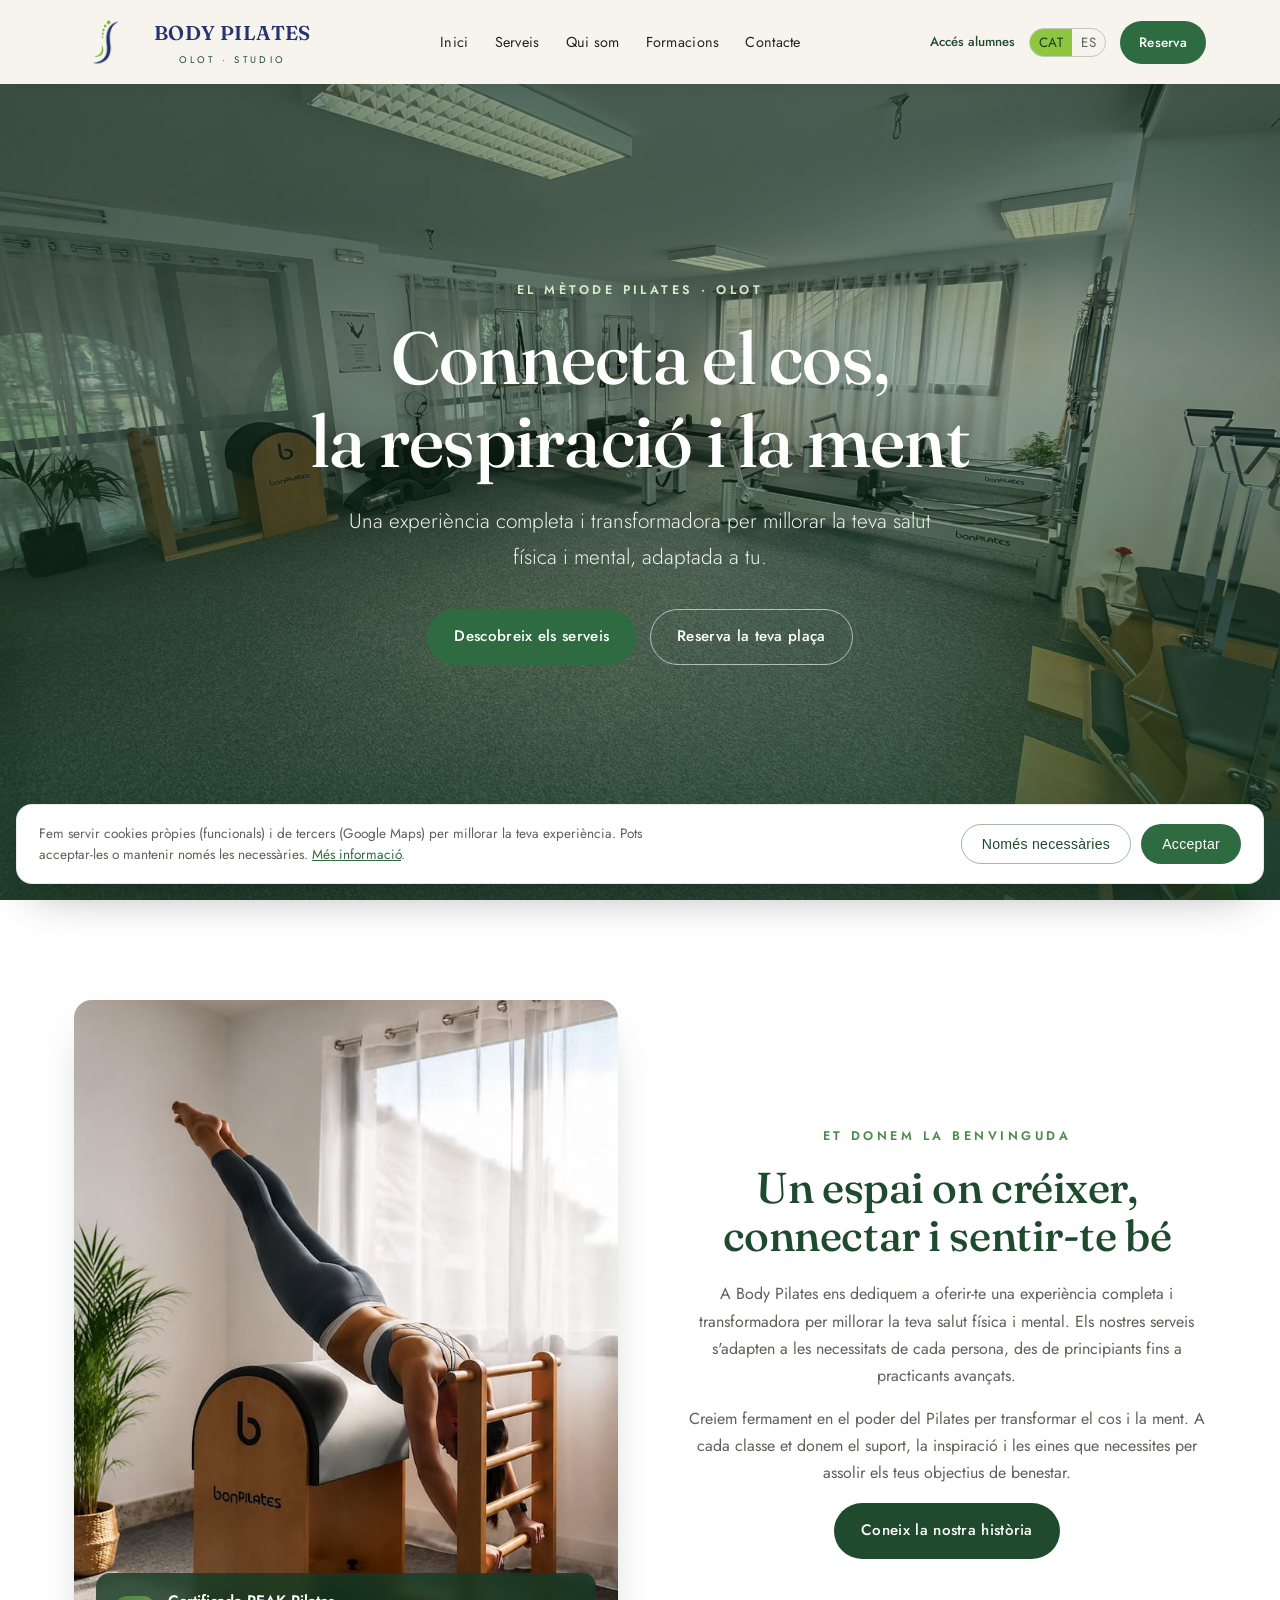
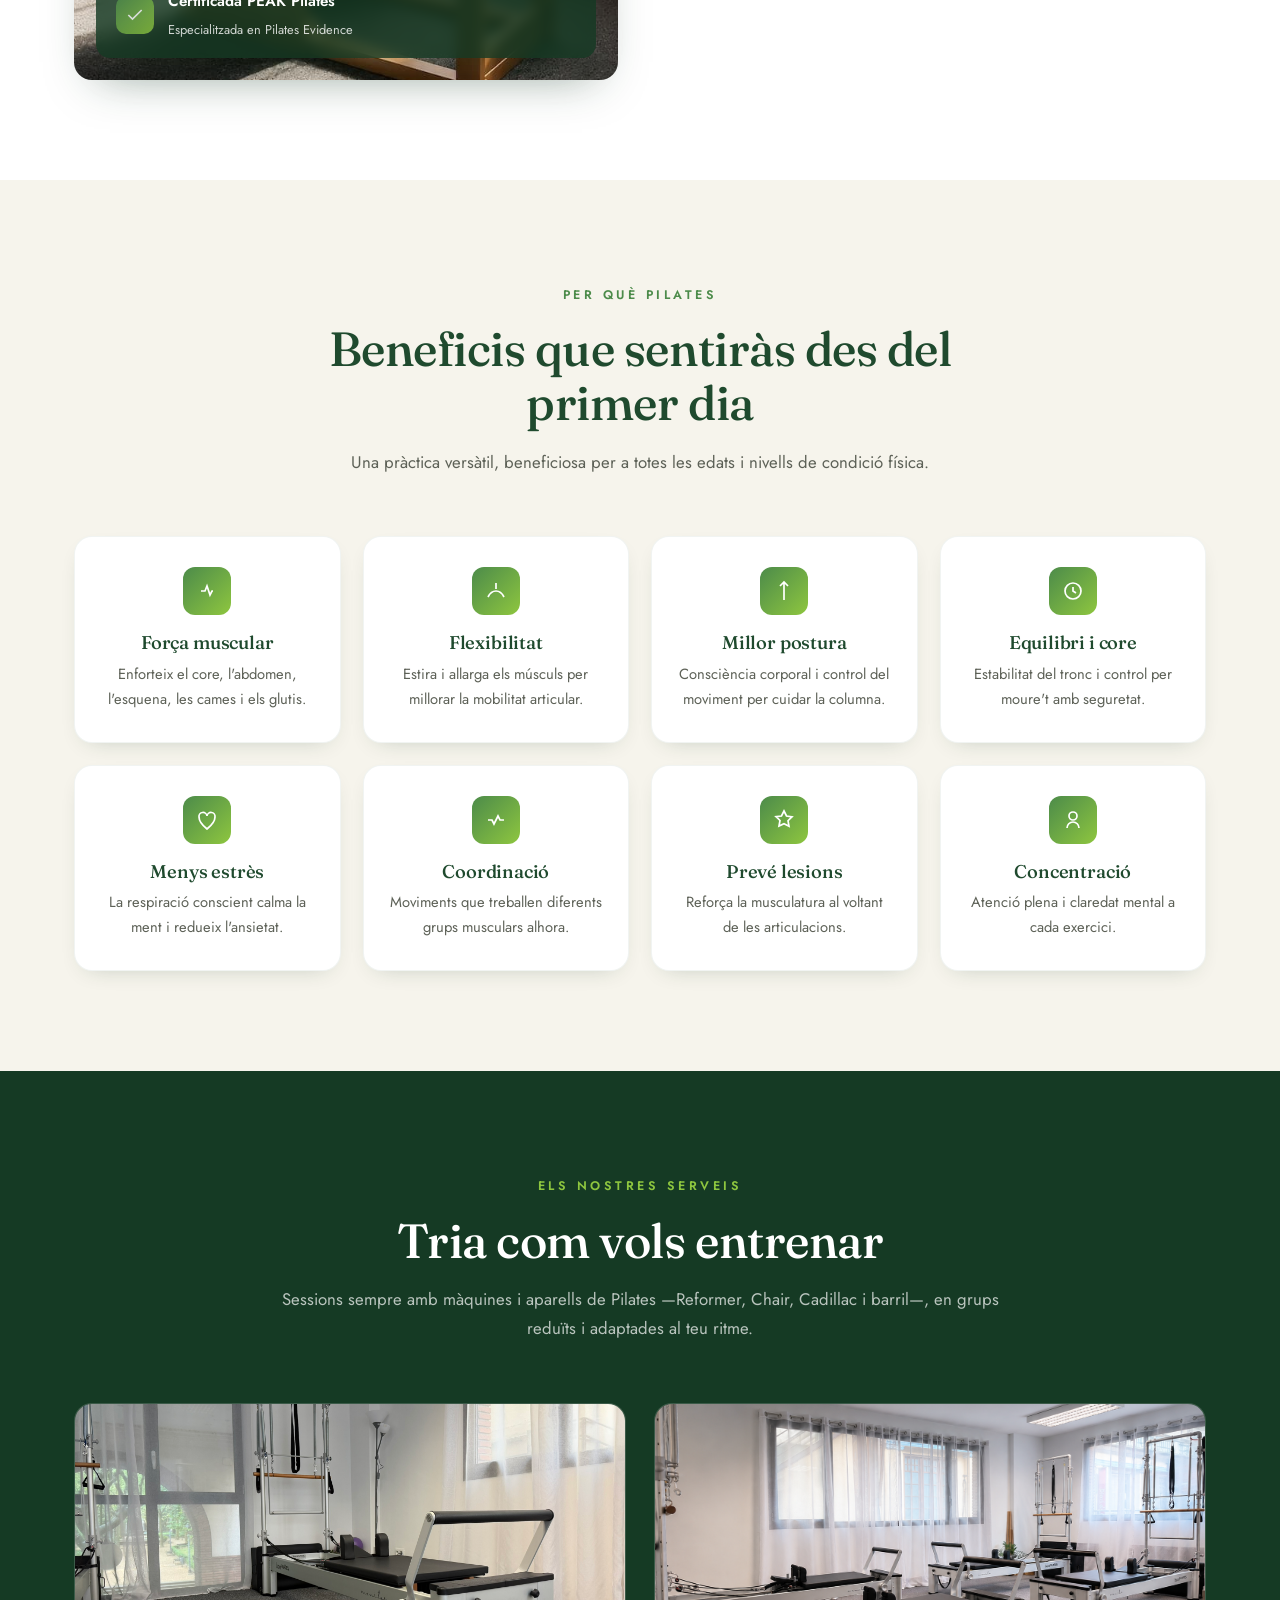
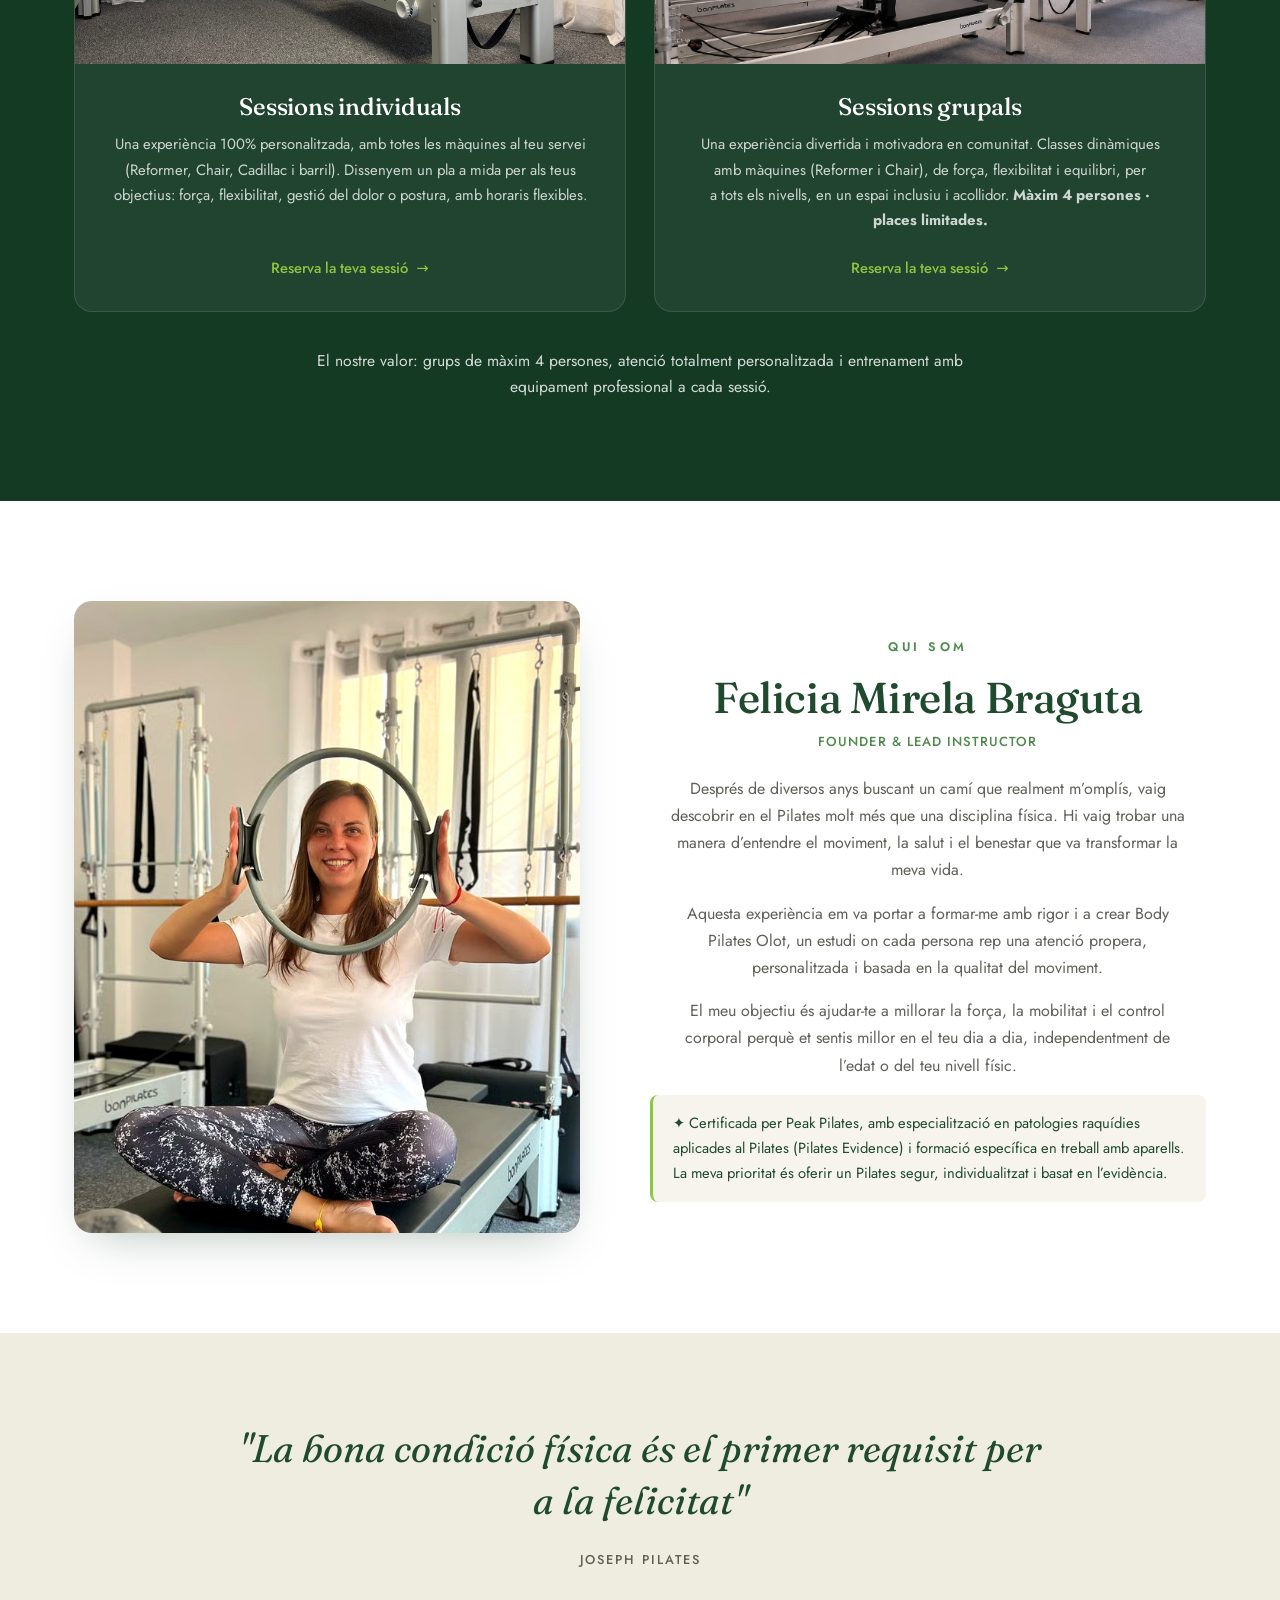
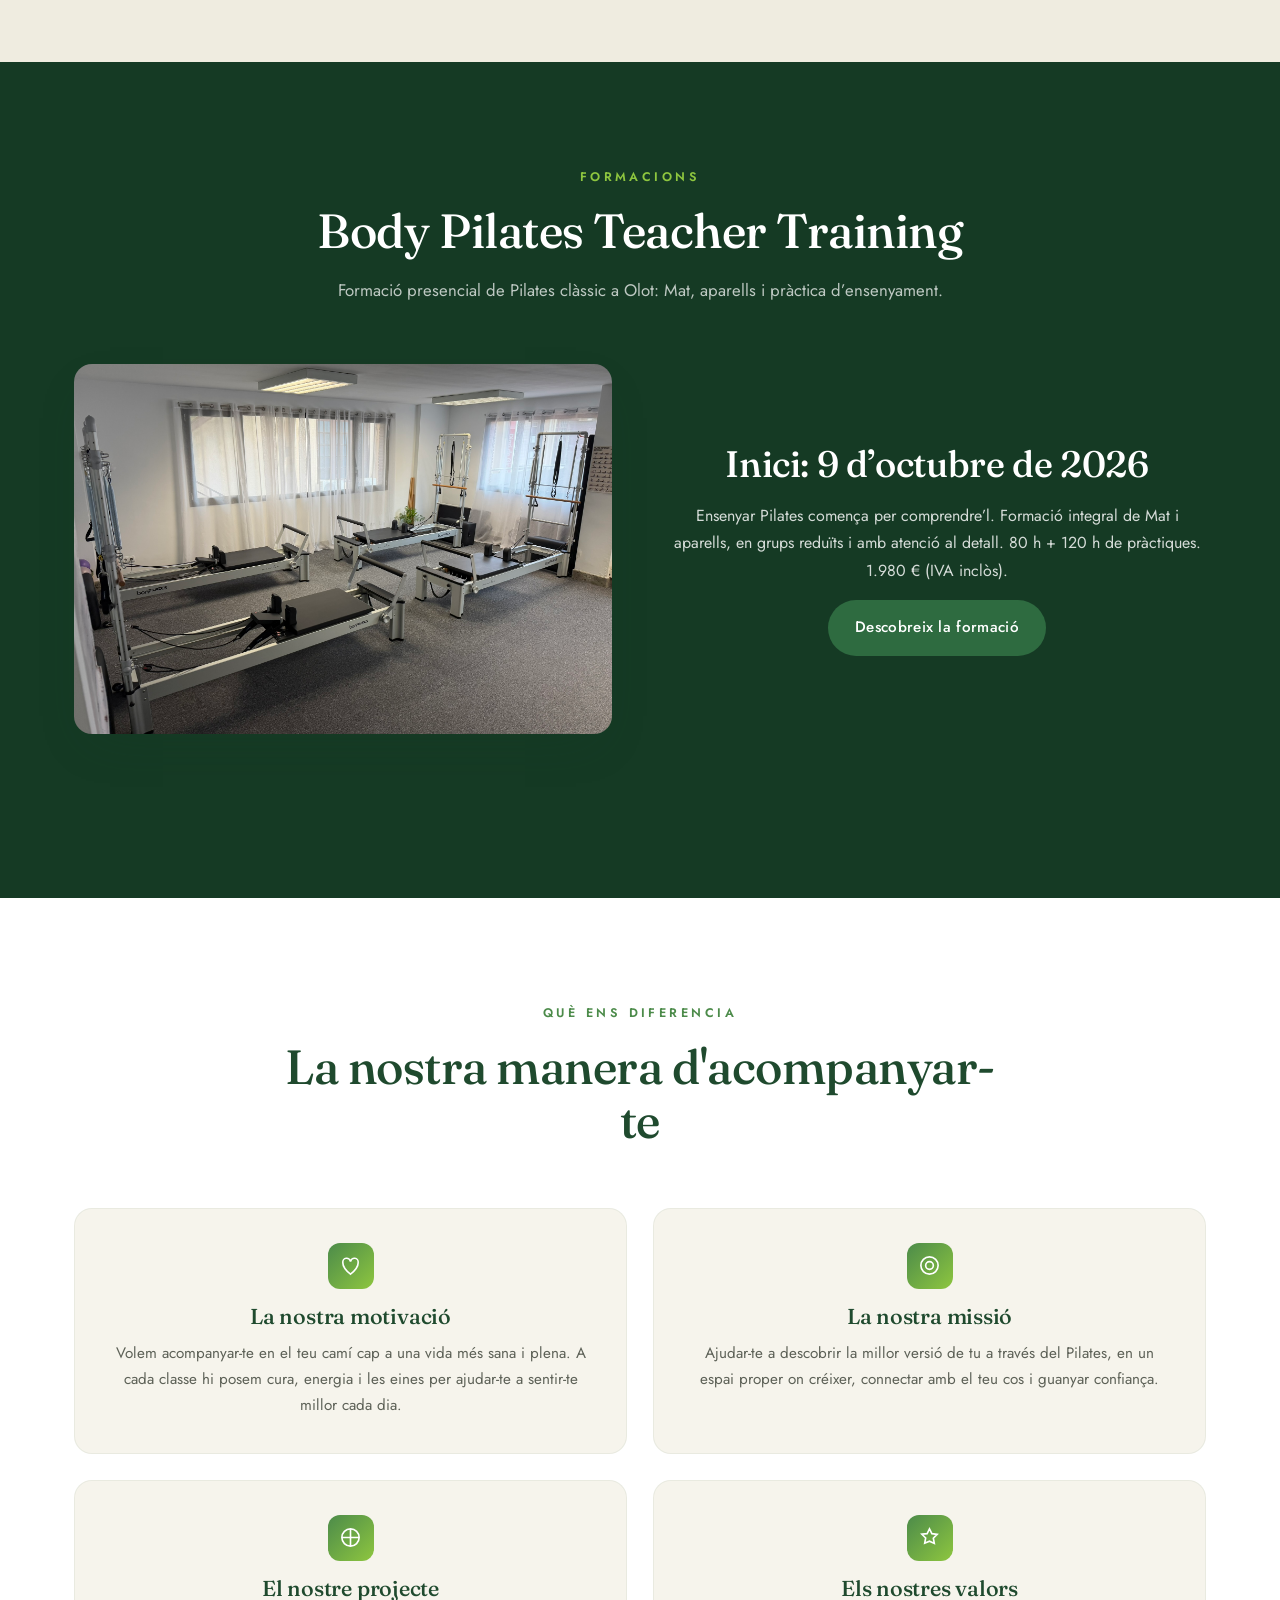
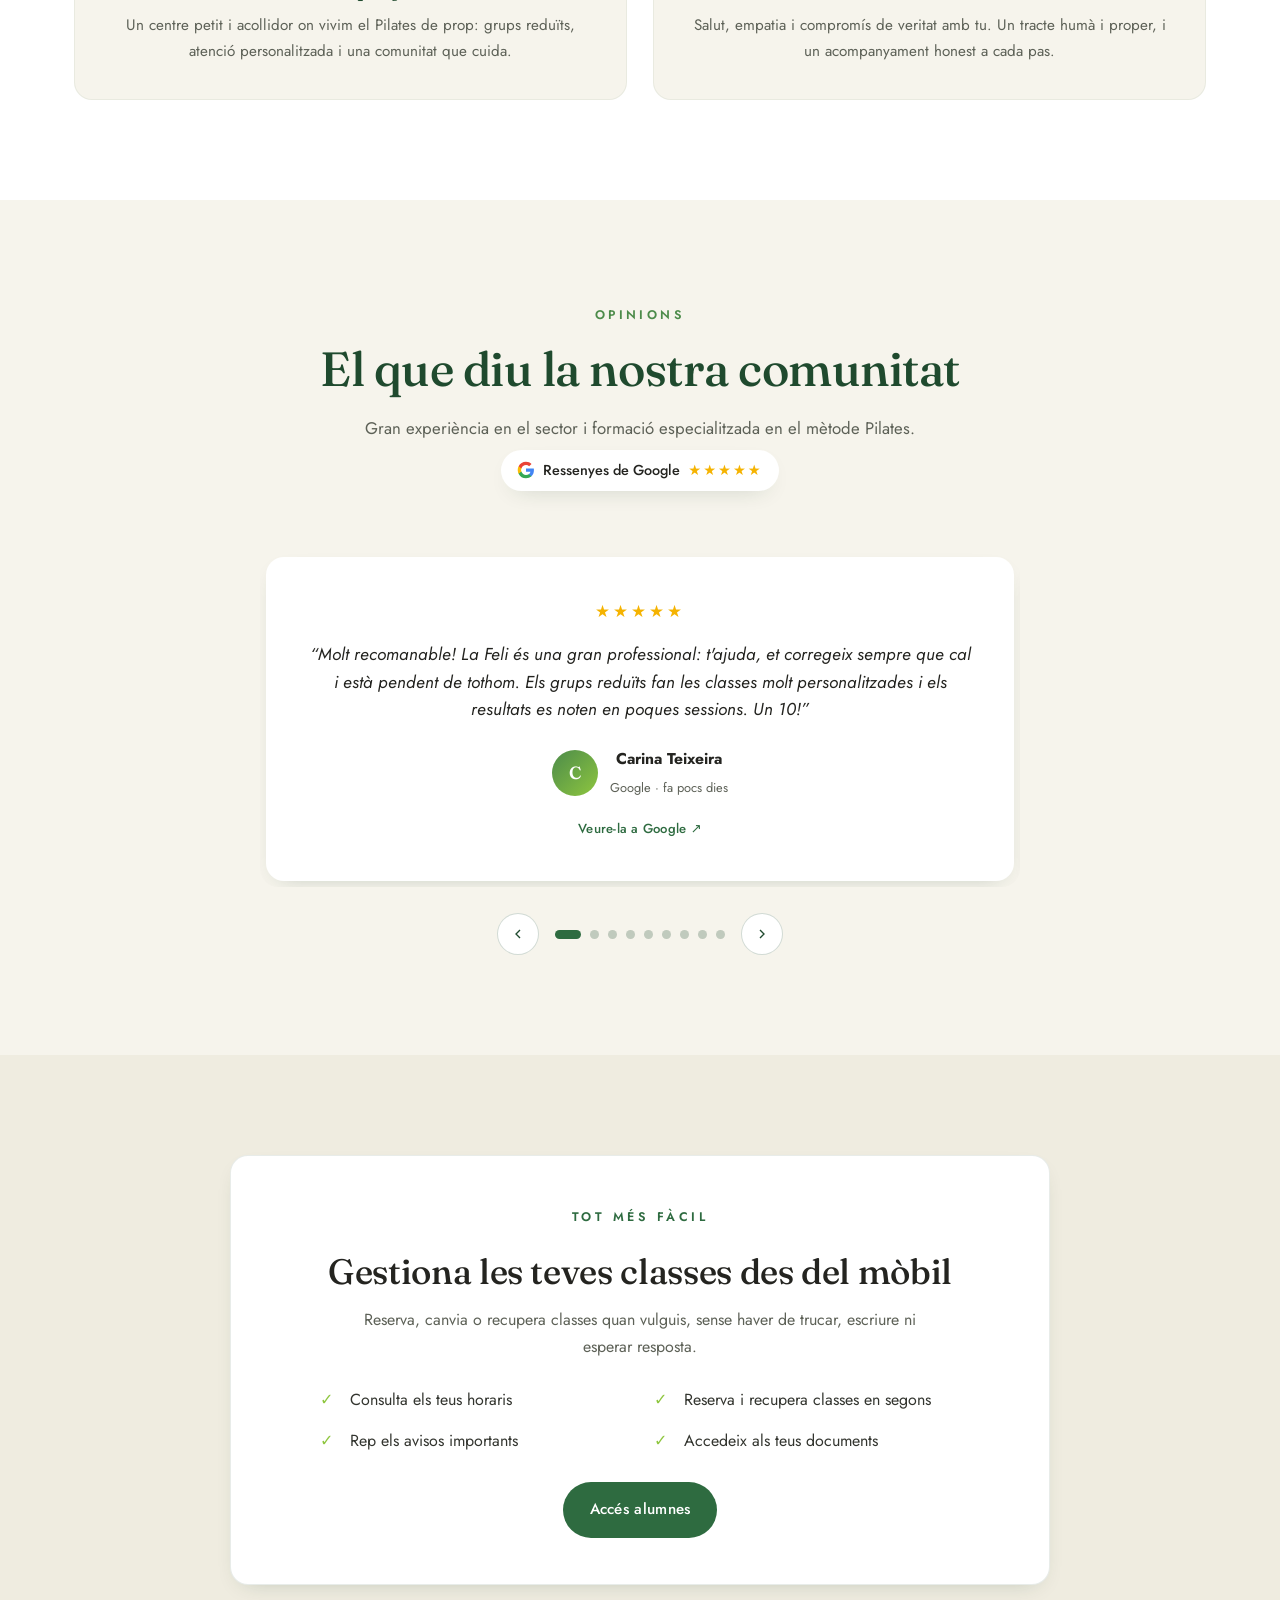
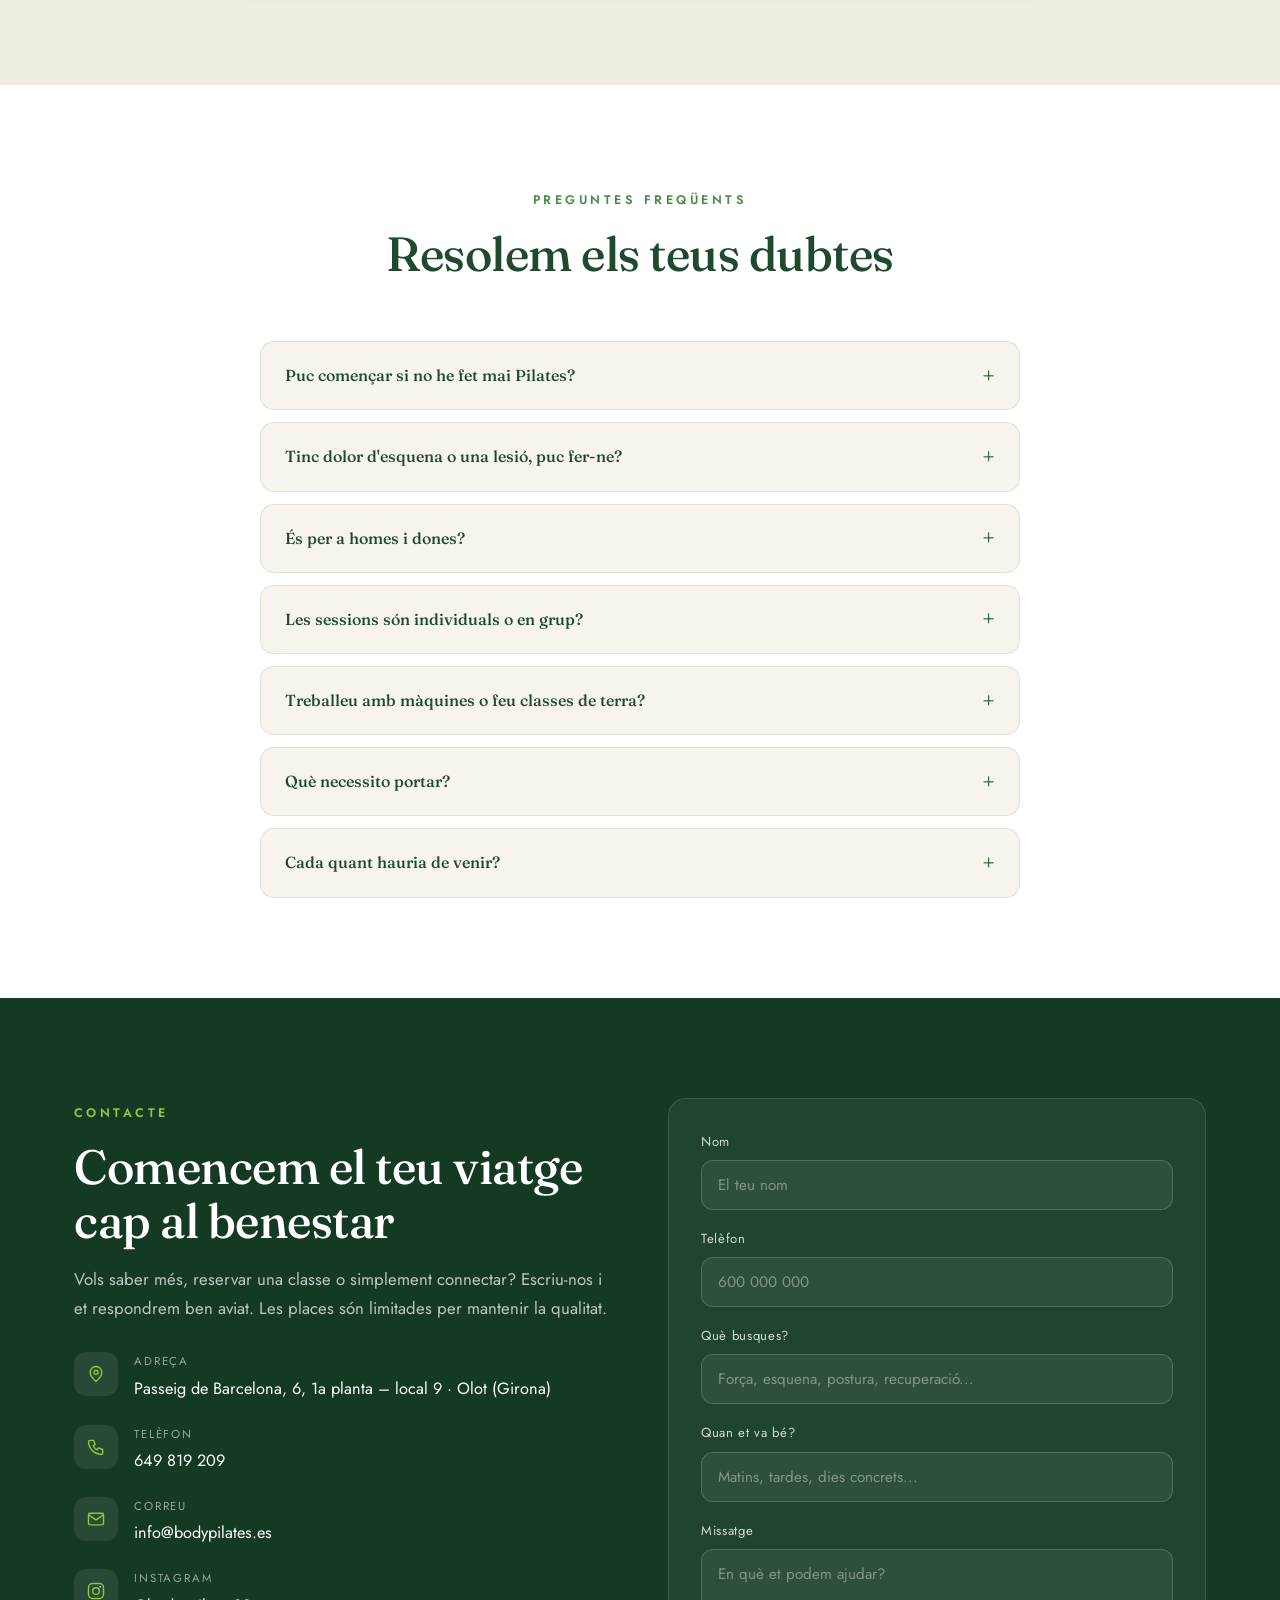
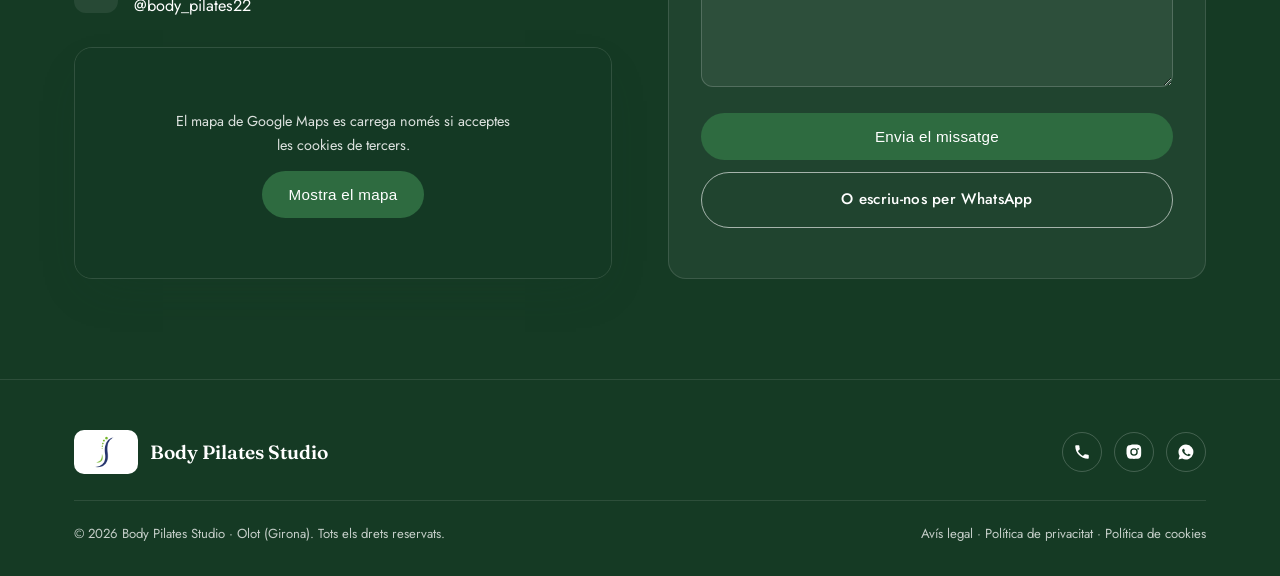
<file: index.html>
<!DOCTYPE html>
<html lang="ca">
<head>
<meta charset="UTF-8" />
<meta name="viewport" content="width=device-width, initial-scale=1.0" />
<title>Body Pilates Studio | Pilates a Olot (Girona)</title>
<link rel="preload" as="image" href="img/hero.jpg" fetchpriority="high" />
<meta name="description" data-i18n="meta_desc" content="Estudi de Pilates a Olot (Girona) amb màquines: Reformer, Cadillac i Chair. Sessions individuals, grupals i formació d'instructors. Reserva la teva sessió." />
<link rel="canonical" href="https://www.bodypilates.es/" />
<meta name="robots" content="index, follow" />
<meta name="theme-color" content="#153a24" />
<meta property="og:type" content="website" />
<meta property="og:site_name" content="Body Pilates Studio" />
<meta property="og:title" content="Body Pilates Studio | Pilates a Olot (Girona)" />
<meta property="og:description" content="Estudi de Pilates a Olot. Sessions individuals, grupals i formació d'instructors amb el mètode Pilates." />
<meta property="og:url" content="https://www.bodypilates.es/" />
<meta property="og:image" content="https://www.bodypilates.es/img/og.jpg" />
<meta property="og:image:width" content="1200" />
<meta property="og:image:height" content="630" />
<meta property="og:locale" content="ca_ES" />
<meta property="og:locale:alternate" content="es_ES" />
<meta name="twitter:card" content="summary_large_image" />
<meta name="twitter:title" content="Body Pilates Studio | Pilates a Olot (Girona)" />
<meta name="twitter:description" content="Estudi de Pilates a Olot. Sessions individuals, grupals i formació d'instructors." />
<meta name="twitter:image" content="https://www.bodypilates.es/img/og.jpg" />
<link rel="icon" href="img/logo.png" />
<link rel="apple-touch-icon" href="img/logo.png" />
<link rel="preconnect" href="https://fonts.googleapis.com" />
<link rel="preconnect" href="https://fonts.gstatic.com" crossorigin />
<link rel="stylesheet" href="https://fonts.googleapis.com/css2?family=Fraunces:ital,opsz,wght@0,9..144,400;0,9..144,500;0,9..144,600;1,9..144,400&family=Jost:wght@300;400;500;600&display=swap" media="print" onload="this.media='all'" />
<noscript><link rel="stylesheet" href="https://fonts.googleapis.com/css2?family=Fraunces:ital,opsz,wght@0,9..144,400;0,9..144,500;0,9..144,600;1,9..144,400&family=Jost:wght@300;400;500;600&display=swap" /></noscript>
<style>
  :root{
    --green-900:#153a24;--green-800:#1f4a2e;--green-700:#1f4a2e;--green-600:#2e6b40;
    --green-500:#4c8b4a;--green-400:#79b25a;--lime:#8ec63f;--navy:#25336e;
    --cream:#f6f4ec;--cream-2:#efece0;--ink:#242420;--muted:#5d6157;--white:#fff;
    --radius:18px;--shadow:0 18px 45px -20px rgba(21,58,36,.35);--shadow-sm:0 8px 24px -14px rgba(21,58,36,.30);--maxw:1180px;
  }
  *{box-sizing:border-box;margin:0;padding:0}
  body{font-family:'Jost',system-ui,sans-serif;color:var(--ink);background:var(--cream);line-height:1.7;-webkit-font-smoothing:antialiased;overflow-x:clip}
  h1,h2,h3,h4,.serif{font-family:'Fraunces',Georgia,serif;font-weight:500;line-height:1.12;letter-spacing:-.01em}
  a{color:inherit;text-decoration:none}
  img{max-width:100%;display:block}
  p{text-wrap:pretty}
  .wrap{width:100%;max-width:var(--maxw);margin:0 auto;padding:0 24px}
  .eyebrow{font-size:.78rem;letter-spacing:.28em;text-transform:uppercase;color:var(--green-500);font-weight:600;margin-bottom:16px;display:inline-block}
  .btn{display:inline-flex;align-items:center;justify-content:center;gap:9px;padding:14px 26px;border-radius:999px;font-weight:500;font-size:.95rem;transition:.25s ease;cursor:pointer;border:1.5px solid transparent;letter-spacing:.02em}
  .btn-primary{background:var(--green-600);color:#fff}
  .btn-primary:hover{background:var(--green-700);transform:translateY(-2px);box-shadow:var(--shadow-sm)}
  .btn-ghost{background:transparent;color:#fff;border-color:rgba(255,255,255,.6)}
  .btn-ghost:hover{background:rgba(255,255,255,.14);border-color:#fff}
  .btn-dark{background:var(--green-700);color:#fff}
  .btn-dark:hover{background:var(--green-900);transform:translateY(-2px)}
  .btn-outline{background:transparent;color:var(--green-700);border-color:rgba(31,74,46,.4)}
  .btn-outline:hover{background:rgba(31,74,46,.06)}

  header.nav{position:fixed;top:0;left:0;right:0;z-index:100;transition:transform .35s ease,background .35s ease,padding .35s ease,box-shadow .35s ease;padding:16px 0;background:#f6f4ec;box-shadow:0 6px 24px -20px rgba(0,0,0,.45)}
  header.nav.scrolled{padding:11px 0;box-shadow:0 6px 24px -16px rgba(0,0,0,.5)}
  header.nav.nav-hidden{transform:translateY(-100%)}
  .nav-inner{display:flex;align-items:center;justify-content:space-between;gap:20px}
  .brand{display:flex;align-items:center;gap:12px;font-family:'Fraunces',serif;font-weight:600;font-size:1.25rem;letter-spacing:.02em;color:var(--navy)}
  .brand .logo{height:44px;width:auto;flex:none}
  .brand span{white-space:nowrap}
  .brand small{display:block;font-family:'Jost';font-weight:400;font-size:.6rem;letter-spacing:.34em;text-transform:uppercase;opacity:1;margin-top:2px;color:var(--green-700);text-align:center}
  nav.links{display:flex;align-items:center;gap:26px}
  nav.links a{font-size:.9rem;color:var(--ink);font-weight:400;position:relative;letter-spacing:.02em}
  nav.links a::after{content:"";position:absolute;left:0;bottom:-6px;width:0;height:2px;background:var(--lime);transition:.25s}
  nav.links a:hover::after{width:100%}
  .nav-right{display:flex;align-items:center;gap:14px}
  .lang{display:flex;border:1px solid rgba(31,74,46,.25);border-radius:999px;overflow:hidden;font-size:.68rem;font-weight:500}
  .lang button{background:transparent;border:none;color:var(--muted);padding:4px 9px;cursor:pointer;font-family:inherit;letter-spacing:.03em;transition:.2s}
  .lang button.active{background:var(--lime);color:var(--green-900)}
  .nav-cta{display:inline-flex;padding:9px 18px;font-size:.85rem}
  .alumni-d{font-size:.82rem;font-weight:500;color:var(--green-700);white-space:nowrap;transition:.2s}
  .alumni-d:hover{color:var(--green-600)}
  .alumni-m{display:none}
  .burger{display:none;flex-direction:column;gap:5px;background:none;border:none;cursor:pointer;padding:8px}
  .burger span{width:26px;height:2px;background:var(--green-700);transition:.3s}

  .hero{position:relative;min-height:100vh;display:flex;align-items:center;background:linear-gradient(180deg,rgba(21,58,36,.6),rgba(21,58,36,.4) 40%,rgba(21,58,36,.82)),url('img/hero.jpg') center/cover no-repeat;color:#fff;text-align:center;padding:120px 0 80px}
  .hero .inner{max-width:820px;margin:0 auto}
  .hero .eyebrow{color:#d6ecc4}
  .hero h1{font-size:clamp(2.6rem,6vw,4.6rem);font-weight:500;margin-bottom:22px;text-shadow:0 2px 30px rgba(0,0,0,.35)}
  .hero p.lead{font-size:clamp(1.05rem,2vw,1.3rem);max-width:620px;margin:0 auto 34px;color:rgba(255,255,255,.92);font-weight:300}
  .hero .cta-row{display:flex;gap:14px;justify-content:center;flex-wrap:wrap}
  .scroll-cue{position:absolute;bottom:26px;left:50%;transform:translateX(-50%);color:rgba(255,255,255,.75);font-size:.72rem;letter-spacing:.25em;text-transform:uppercase;display:flex;flex-direction:column;align-items:center;gap:8px}
  .scroll-cue::after{content:"";width:1px;height:34px;background:linear-gradient(rgba(255,255,255,.7),transparent);animation:cue 1.8s infinite}
  @keyframes cue{0%{opacity:0;transform:scaleY(.3)}50%{opacity:1}100%{opacity:0;transform:scaleY(1)}}

  section{padding:100px 0}
  section[id]{scroll-margin-top:0}
  .section-head{max-width:720px;margin:0 auto 60px;text-align:center}
  .section-head h2{font-size:clamp(2rem,4vw,3rem);margin-bottom:18px;color:var(--green-800)}
  .section-head p{color:var(--muted);font-size:1.05rem}

  .intro{background:var(--white)}
  .intro .grid{display:grid;grid-template-columns:1.05fr 1fr;gap:70px;align-items:center}
  .intro figure{position:relative}
  .intro figure img{border-radius:var(--radius);box-shadow:var(--shadow);aspect-ratio:4/5;object-fit:cover;width:100%}
  .intro .badge{position:absolute;bottom:22px;left:22px;right:22px;background:rgba(21,58,36,.82);backdrop-filter:blur(6px);color:#fff;border-radius:14px;padding:16px 20px;display:flex;align-items:center;gap:14px;box-shadow:var(--shadow)}
  .intro .badge .bic{width:38px;height:38px;flex:none;border-radius:10px;background:linear-gradient(135deg,var(--green-500),var(--lime));display:flex;align-items:center;justify-content:center}
  .intro .badge .bic svg{width:20px;height:20px;stroke:#fff;fill:none;stroke-width:2}
  .intro .badge strong{display:block;font-family:'Jost';font-weight:600;font-size:.95rem}
  .intro .badge span{font-size:.8rem;opacity:.8}
  .intro h2{font-size:clamp(1.9rem,3.5vw,2.7rem);color:var(--green-700);margin-bottom:20px}
  .intro p{color:var(--muted);margin-bottom:16px}

  .benefits{background:var(--cream)}
  .ben-grid{display:grid;grid-template-columns:repeat(4,1fr);gap:22px}
  .ben-card{background:#fff;border-radius:var(--radius);padding:30px 26px;box-shadow:var(--shadow-sm);transition:.3s;border:1px solid rgba(31,74,46,.06)}
  .ben-card:hover{transform:translateY(-6px);box-shadow:var(--shadow)}
  .ben-card .ic{width:48px;height:48px;border-radius:12px;background:linear-gradient(135deg,var(--green-500),var(--lime));display:flex;align-items:center;justify-content:center;margin-bottom:18px}
  .ben-card .ic svg{width:24px;height:24px;stroke:#fff;fill:none;stroke-width:1.7}
  .ben-card h3{font-size:1.15rem;margin-bottom:8px;color:var(--green-700)}
  .ben-card p{font-size:.92rem;color:var(--muted)}

  .services{background:var(--green-900);color:#fff}
  .services .section-head h2{color:#fff}
  .services .section-head p{color:rgba(255,255,255,.7)}
  .svc-grid{display:grid;grid-template-columns:repeat(2,1fr);gap:28px}
  .svc-card{background:rgba(255,255,255,.05);border:1px solid rgba(255,255,255,.12);border-radius:var(--radius);overflow:hidden;transition:.35s;display:flex;flex-direction:column}
  .svc-card:hover{transform:translateY(-6px);background:rgba(255,255,255,.09)}
  .svc-card .ph{height:260px;overflow:hidden}
  .svc-card .ph img{width:100%;height:100%;object-fit:cover;transition:.6s}
  .svc-card:hover .ph img{transform:scale(1.07)}
  .svc-card .body{padding:30px;display:flex;flex-direction:column;flex:1}
  .svc-card h3{font-size:1.5rem;margin-bottom:12px;color:#fff}
  .svc-card p{font-size:.93rem;color:rgba(255,255,255,.78);margin-bottom:22px;flex:1}
  .svc-card a{color:var(--lime);font-weight:500;font-size:.92rem;display:inline-flex;align-items:center;gap:8px}
  .svc-card a::after{content:"→";transition:.25s}
  .svc-card a:hover::after{transform:translateX(5px)}

  .about{background:var(--white)}
  .about .grid{display:grid;grid-template-columns:1fr 1.1fr;gap:70px;align-items:center}
  .about figure img{border-radius:var(--radius);box-shadow:var(--shadow);aspect-ratio:4/5;object-fit:cover;width:100%}
  .about h2{color:var(--green-700);font-size:clamp(1.9rem,3.5vw,2.7rem);margin-bottom:8px}
  .about .role{color:var(--green-500);font-weight:500;letter-spacing:.08em;text-transform:uppercase;font-size:.82rem;margin-bottom:22px;display:block}
  .about p{color:var(--muted);margin-bottom:16px}
  .about .cert{margin-top:14px;padding:16px 20px;background:var(--cream);border-left:3px solid var(--lime);border-radius:8px;font-size:.92rem;color:var(--green-700)}

  .quote{background:var(--cream-2);text-align:center;padding:90px 0}
  .quote blockquote{font-family:'Fraunces';font-style:italic;font-size:clamp(1.5rem,3.5vw,2.4rem);color:var(--green-700);max-width:820px;margin:0 auto 18px;line-height:1.35}
  .quote cite{font-style:normal;font-weight:500;letter-spacing:.15em;text-transform:uppercase;font-size:.8rem;color:var(--muted)}

  .training{background:var(--green-900);color:#fff}
  .training .section-head h2{color:#fff}
  .training .section-head p{color:rgba(255,255,255,.72)}
  .tr-top{display:grid;grid-template-columns:1fr 1fr;gap:56px;align-items:center;margin-bottom:64px}
  .tr-top figure img{border-radius:var(--radius);box-shadow:var(--shadow);aspect-ratio:16/11;object-fit:cover;object-position:right bottom;width:100%}
  .tr-top h3{font-size:clamp(1.7rem,3vw,2.3rem);margin-bottom:18px}
  .tr-top p{color:rgba(255,255,255,.82);margin-bottom:16px}
  .tr-feats{display:grid;grid-template-columns:repeat(3,1fr);gap:20px;margin-bottom:64px}
  .tr-feat{background:rgba(255,255,255,.05);border:1px solid rgba(255,255,255,.12);border-radius:var(--radius);padding:26px}
  .tr-feat .n{font-family:'Fraunces';font-size:2rem;color:var(--lime);display:block;margin-bottom:6px}
  .tr-feat strong{display:block;font-family:'Jost';font-weight:600;margin-bottom:6px}
  .tr-feat p{font-size:.9rem;color:rgba(255,255,255,.72)}
  .tr-cols{display:grid;grid-template-columns:1.15fr 1fr;gap:32px;align-items:start}
  .tr-panel{background:rgba(255,255,255,.05);border:1px solid rgba(255,255,255,.12);border-radius:var(--radius);padding:34px}
  .tr-panel h4{font-size:1.25rem;margin-bottom:18px;color:#fff}
  .tr-panel ul{list-style:none;display:flex;flex-direction:column;gap:12px}
  .tr-panel li{display:flex;gap:12px;font-size:.94rem;color:rgba(255,255,255,.84)}
  .tr-panel li::before{content:"";width:18px;height:18px;flex:none;margin-top:3px;border-radius:5px;background:linear-gradient(135deg,var(--green-500),var(--lime))}
  .tr-cta{background:var(--lime);color:var(--green-900);border-radius:var(--radius);padding:34px}
  .tr-cta .tag{font-size:.75rem;letter-spacing:.2em;text-transform:uppercase;font-weight:600;opacity:.8}
  .tr-cta h4{font-family:'Fraunces';font-size:1.7rem;margin:6px 0 18px;color:var(--green-900)}
  .tr-cta dl{display:grid;grid-template-columns:auto 1fr;gap:8px 14px;font-size:.92rem;margin-bottom:22px}
  .tr-cta dt{font-weight:600}
  .tr-cta dd{color:var(--green-800)}
  .tr-cta .btn{background:var(--green-900);color:#fff;width:100%;justify-content:center}
  .tr-cta .btn:hover{background:#0e2a19}

  .values{background:var(--white)}
  .val-grid{display:grid;grid-template-columns:repeat(2,1fr);gap:26px}
  .val-card{background:var(--cream);border-radius:var(--radius);padding:34px 32px;transition:.3s;border:1px solid rgba(31,74,46,.06)}
  .val-card:hover{box-shadow:var(--shadow-sm);transform:translateY(-4px)}
  .val-card .vic{width:46px;height:46px;border-radius:12px;background:linear-gradient(135deg,var(--green-500),var(--lime));display:flex;align-items:center;justify-content:center;margin-bottom:16px}
  .val-card .vic svg{width:23px;height:23px;stroke:#fff;fill:none;stroke-width:1.7}
  .val-card h3{color:var(--green-700);font-size:1.35rem;margin-bottom:12px}
  .val-card p{color:var(--muted);font-size:.95rem}

  .reviews{background:var(--cream)}
  .g-badge{display:inline-flex;align-items:center;gap:8px;background:#fff;border-radius:999px;padding:8px 16px;box-shadow:var(--shadow-sm);margin-top:8px;font-size:.9rem;font-weight:500}
  .g-badge .gstars{color:#f5b301;letter-spacing:2px}
  .rev-carousel{max-width:760px;margin:44px auto 0;position:relative}
  .rev-viewport{overflow:hidden;border-radius:var(--radius)}
  .rev-track{display:flex;transition:transform .6s cubic-bezier(.4,0,.2,1)}
  .rev-slide{min-width:100%;padding:6px}
  .rev-card{background:#fff;border-radius:var(--radius);padding:40px;box-shadow:var(--shadow-sm);text-align:center;cursor:pointer;transition:box-shadow .25s,transform .25s}
  .rev-card:hover{box-shadow:0 18px 40px -22px rgba(0,0,0,.4);transform:translateY(-3px)}
  .rev-card .stars{color:#f5b301;letter-spacing:3px;margin-bottom:16px;font-size:1.05rem}
  .rev-card p{font-style:italic;color:var(--ink);margin-bottom:22px;font-size:1.08rem;line-height:1.6}
  .rev-card .who{display:flex;align-items:center;justify-content:center;gap:12px}
  .rev-card .av{width:46px;height:46px;border-radius:50%;background:linear-gradient(135deg,var(--green-500),var(--lime));display:flex;align-items:center;justify-content:center;color:#fff;font-weight:600;font-family:'Fraunces';font-size:1.1rem}
  .rev-card .who strong{display:block;color:var(--ink);font-size:.98rem}
  .rev-card .who span{font-size:.8rem;color:var(--muted)}
  .rev-nav{display:flex;align-items:center;justify-content:center;gap:16px;margin-top:26px}
  .rev-dots{display:flex;gap:9px}
  .rev-dots button{width:9px;height:9px;border-radius:50%;border:none;background:rgba(31,74,46,.25);cursor:pointer;padding:0;transition:.25s}
  .rev-dots button.active{background:var(--green-600);width:26px;border-radius:5px}
  .gcue{display:inline-block;margin-top:18px;font-size:.82rem;font-weight:500;color:var(--green-600);letter-spacing:.02em}
  .rev-card:hover .gcue{text-decoration:underline}
  .rev-arrow{width:42px;height:42px;border-radius:50%;border:1.5px solid rgba(31,74,46,.2);background:#fff;cursor:pointer;display:flex;align-items:center;justify-content:center;transition:.2s;color:var(--green-700)}
  .rev-arrow:hover{background:var(--green-600);color:#fff;border-color:var(--green-600)}

  .contact{background:var(--green-900);color:#fff}
  .contact .grid{display:grid;grid-template-columns:1fr 1fr;gap:56px;align-items:stretch}
  .contact .section-head{text-align:left;margin:0 0 30px}
  .contact .section-head h2{color:#fff}
  .contact .section-head p{color:rgba(255,255,255,.72)}
  .info-item{display:flex;gap:16px;align-items:flex-start;margin-bottom:22px}
  .info-item .ic{width:44px;height:44px;flex:none;border-radius:12px;background:rgba(255,255,255,.08);display:flex;align-items:center;justify-content:center}
  .info-item .ic svg{width:20px;height:20px;stroke:var(--lime);fill:none;stroke-width:1.7}
  .info-item .t small{display:block;font-size:.72rem;letter-spacing:.16em;text-transform:uppercase;color:rgba(255,255,255,.55);margin-bottom:3px}
  .info-item .t a,.info-item .t span{color:#fff;font-size:1.02rem}
  .info-item .t a:hover{color:var(--lime)}
  .contact form{background:rgba(255,255,255,.05);border:1px solid rgba(255,255,255,.12);border-radius:var(--radius);padding:32px}
  .contact form label{display:block;font-size:.82rem;letter-spacing:.05em;margin-bottom:7px;color:rgba(255,255,255,.8)}
  .contact form input,.contact form textarea{width:100%;padding:13px 16px;border-radius:12px;border:1px solid rgba(255,255,255,.18);background:rgba(255,255,255,.06);color:#fff;font-family:inherit;font-size:.95rem;margin-bottom:18px;transition:.2s}
  .contact form input:focus,.contact form textarea:focus{outline:none;border-color:var(--lime);background:rgba(255,255,255,.1)}
  .contact form input::placeholder,.contact form textarea::placeholder{color:rgba(255,255,255,.4)}
  .contact form button{width:100%;justify-content:center}
  .map-wrap{position:relative;margin-top:28px;border-radius:var(--radius);overflow:hidden;box-shadow:var(--shadow);border:1px solid rgba(255,255,255,.12);min-height:230px}
  .map-wrap iframe{width:100%;height:230px;border:0;display:block;filter:grayscale(.2)}
  .map-hold{position:absolute;inset:0;display:flex;flex-direction:column;align-items:center;justify-content:center;gap:14px;text-align:center;padding:24px;background:rgba(21,58,36,.7);z-index:2}
  .map-wrap.loaded .map-hold{display:none}
  .map-hold p{font-size:.9rem;max-width:340px;color:rgba(255,255,255,.85)}

  footer.site{background:var(--green-900);color:rgba(255,255,255,.75);padding:50px 0 30px;border-top:1px solid rgba(255,255,255,.1)}
  .foot-grid{display:flex;justify-content:space-between;align-items:center;gap:24px;flex-wrap:wrap;padding-bottom:26px;border-bottom:1px solid rgba(255,255,255,.1)}
  .foot-brand{display:flex;align-items:center;gap:12px;color:#fff;font-family:'Fraunces';font-size:1.2rem;font-weight:600}
  .foot-brand .foot-logo{background:#fff;border-radius:10px;padding:5px 8px;display:inline-flex;align-items:center}
  .foot-brand .foot-logo img{height:34px;width:auto;display:block}
  .foot-social{display:flex;gap:12px}
  .foot-social a{width:40px;height:40px;border-radius:50%;border:1px solid rgba(255,255,255,.2);display:flex;align-items:center;justify-content:center;transition:.25s}
  .foot-social a:hover{background:var(--lime);border-color:var(--lime)}
  .foot-social svg{width:18px;height:18px;fill:#fff}
  .foot-bottom{display:flex;justify-content:space-between;gap:16px;flex-wrap:wrap;padding-top:22px;font-size:.82rem}
  .foot-bottom a:hover{color:var(--lime)}

  .cookie-bar{position:fixed;left:16px;right:16px;bottom:16px;z-index:200;background:#fff;color:var(--ink);border-radius:16px;box-shadow:0 20px 50px -18px rgba(0,0,0,.45);padding:18px 22px;display:none;gap:18px;align-items:center;justify-content:space-between;flex-wrap:wrap;border:1px solid rgba(31,74,46,.1)}
  .cookie-bar.show{display:flex}
  .cookie-bar p{font-size:.85rem;color:var(--muted);max-width:640px;line-height:1.55}
  .cookie-bar a{color:var(--green-600);text-decoration:underline}
  .cookie-btns{display:flex;gap:10px;flex-wrap:wrap}
  .cookie-btns .btn{padding:11px 20px;font-size:.88rem}

  .wa-float{position:fixed;bottom:22px;right:22px;z-index:90;width:58px;height:58px;border-radius:50%;background:#25d366;display:flex;align-items:center;justify-content:center;box-shadow:0 10px 30px -8px rgba(37,211,102,.6);transition:.25s}
  .wa-float:hover{transform:scale(1.08)}
  .wa-float svg{width:30px;height:30px;fill:#fff}

  .reveal{opacity:0;transform:translateY(28px);transition:.7s cubic-bezier(.2,.7,.2,1)}
  .reveal.in{opacity:1;transform:none}

  @media(max-width:960px){
    .ben-grid{grid-template-columns:repeat(2,1fr)}
    .svc-grid{grid-template-columns:1fr;max-width:460px;margin:0 auto}
    .intro .grid,.about .grid,.contact .grid,.tr-top,.tr-cols{grid-template-columns:1fr;gap:44px}
    .about figure,.intro figure{max-width:420px;margin:0 auto}
    .tr-feats{grid-template-columns:1fr}
    .val-grid{grid-template-columns:1fr}
  }
  @media(max-width:760px){
    nav.links{position:fixed;inset:0 0 0 auto;width:min(78vw,320px);background:var(--green-800);flex-direction:column;justify-content:center;align-items:flex-end;text-align:right;padding:40px;gap:24px;transform:translateX(105%);transition:.35s;box-shadow:-20px 0 60px -20px rgba(0,0,0,.5);overflow-y:auto}
    nav.links.open{transform:none}
    nav.links a{color:#fff !important;font-size:1.1rem}
    .burger{display:flex;z-index:110}
    .nav-cta{display:none}
    .alumni-d{display:none}
    .alumni-m{display:block;margin-top:6px;padding-top:18px;border-top:1px solid rgba(255,255,255,.18);font-size:.98rem}
    .burger.open span:nth-child(1){transform:translateY(7px) rotate(45deg)}
    .burger.open span:nth-child(2){opacity:0}
    .burger.open span:nth-child(3){transform:translateY(-7px) rotate(-45deg)}
    section{padding:70px 0}
    .hero{min-height:92vh}
    .rev-card{padding:30px 24px}
    .cookie-bar{flex-direction:column;align-items:stretch}
    .cookie-btns .btn{flex:1;justify-content:center}
  }
  @media(max-width:480px){
    .ben-grid{grid-template-columns:1fr}
    .wrap{padding:0 18px}
    .hero .cta-row{flex-direction:column;align-items:stretch}
  }

  .faq{background:var(--white)}
  .faq-list{max-width:760px;margin:44px auto 0;display:flex;flex-direction:column;gap:12px}
  .faq-item{background:var(--cream);border:1px solid rgba(31,74,46,.1);border-radius:14px;overflow:hidden;transition:.25s}
  .faq-item[open]{box-shadow:var(--shadow-sm)}
  .faq-item summary{list-style:none;cursor:pointer;padding:20px 24px;font-family:'Fraunces',serif;font-weight:500;font-size:1rem;color:var(--green-700);display:flex;justify-content:space-between;align-items:center;gap:16px}
  .faq-item summary::-webkit-details-marker{display:none}
  .faq-item summary::after{content:"+";font-size:1.5rem;line-height:1;color:var(--green-600);transition:.25s;flex:none}
  .faq-item[open] summary::after{transform:rotate(45deg)}
  .faq-a{padding:0 24px 22px;color:#33352f;line-height:1.7;font-size:.95rem}
  .conv{background:var(--cream-2)}
  .conv-card{max-width:820px;margin:0 auto;background:var(--white);border:1px solid rgba(31,74,46,.1);border-radius:var(--radius);padding:46px 40px;box-shadow:var(--shadow-sm);text-align:center}
  .conv-card h2{font-size:clamp(1.6rem,3vw,2.2rem);margin-top:8px}
  .conv-card p{max-width:560px;margin:14px auto 0;color:var(--muted)}
  .conv-list{list-style:none;padding:0;margin:26px auto 0;display:grid;grid-template-columns:repeat(auto-fit,minmax(230px,1fr));gap:14px 28px;text-align:left;max-width:640px}
  .conv-list li{position:relative;padding-left:30px;color:#33352f}
  .conv-list li::before{content:"\2713";position:absolute;left:0;top:0;color:var(--lime);font-weight:800}
  .conv-card .btn{margin-top:28px}
  /* Contingut centrat (escriptori i mobil) */
  .ben-card{text-align:center}
  .ben-card .ic{margin-left:auto;margin-right:auto}
  .svc-card .body{text-align:center;align-items:center}
  .val-card{text-align:center}
  .val-card .vic{margin-left:auto;margin-right:auto}
  .tr-feat{text-align:center}
  .tr-cta{text-align:center}
  .tr-cta dl{display:inline-grid;text-align:left}
  .tr-panel h4{text-align:center}
  .intro .grid>div{text-align:center}
  .intro .grid>div p{margin-left:auto;margin-right:auto;max-width:52ch}
  .about .grid>div{text-align:center}
  .about .grid>div p{margin-left:auto;margin-right:auto;max-width:52ch}
  .tr-top>div{text-align:center}
  .tr-top>div p{margin-left:auto;margin-right:auto;max-width:58ch}
  .intro .badge{text-align:left}
  .about .cert{text-align:left}

  /* Polit mobile: centrat del contingut */
  @media(max-width:760px){
    header.nav{padding:10px 0}
    header.nav.scrolled{padding:8px 0}
    .brand .logo{height:38px}
    .brand{font-size:1.02rem;max-width:56vw;overflow:hidden}
    .brand span{overflow:hidden;text-overflow:ellipsis}
    .lang button{padding:5px 10px}
    .nav-inner{gap:10px}
    .intro .badge{text-align:left}
    .ben-card{text-align:center}
    .ben-card .ic{margin-left:auto;margin-right:auto}
    .svc-card .body{text-align:center;align-items:center}
    .val-card{text-align:center}
    .val-card .vic{margin-left:auto;margin-right:auto}
    .about .cert{text-align:left}
    .tr-feat{text-align:center}
    .tr-cta{text-align:center}
    .tr-cta dl{display:inline-grid;text-align:left}
    .tr-panel h4{text-align:center}
    .contact .section-head{text-align:center}
    .foot-grid{justify-content:center;text-align:center}
    .foot-bottom{flex-direction:column;justify-content:center;text-align:center;gap:8px;font-size:.78rem}
  }

nav.links a{white-space:nowrap} .nav-right{flex-shrink:0}
@media(min-width:1101px) and (max-width:1250px){nav.links{gap:18px}.nav-inner{gap:14px}}
@media(min-width:761px) and (max-width:1100px){
    nav.links{position:fixed;inset:0 0 0 auto;width:min(78vw,320px);background:var(--green-800);flex-direction:column;justify-content:center;align-items:flex-end;text-align:right;padding:40px;gap:24px;transform:translateX(105%);transition:.35s;box-shadow:-20px 0 60px -20px rgba(0,0,0,.5);overflow-y:auto}
    nav.links.open{transform:none}
    nav.links a{color:#fff !important;font-size:1.1rem}
    .burger{display:flex;z-index:110}
    .nav-cta{display:none}
    .alumni-d{display:none}
    .alumni-m{display:block;margin-top:6px;padding-top:18px;border-top:1px solid rgba(255,255,255,.18);font-size:.98rem}
    .burger.open span:nth-child(1){transform:translateY(7px) rotate(45deg)}
    .burger.open span:nth-child(2){opacity:0}
    .burger.open span:nth-child(3){transform:translateY(-7px) rotate(-45deg)}
}
</style>
<script type="application/ld+json">
{"@context":"https://schema.org","@type":["HealthClub","SportsActivityLocation"],
"name":"Body Pilates Studio","description":"Estudi de Pilates a Olot (Girona): sessions individuals, grupals i formació d'instructors amb el mètode Pilates.",
"url":"https://www.bodypilates.es/","image":"https://www.bodypilates.es/img/og.jpg","logo":"https://www.bodypilates.es/img/logo.png",
"telephone":"+34649819209","email":"info@bodypilates.es","priceRange":"€€",
"address":{"@type":"PostalAddress","streetAddress":"Passeig de Barcelona, 6, 1a planta, local 9","addressLocality":"Olot","addressRegion":"Girona","postalCode":"17800","addressCountry":"ES"},
"areaServed":"Olot, La Garrotxa","hasMap":"https://www.google.com/maps?cid=6397244933889512657",
"sameAs":["https://www.instagram.com/body_pilates22/"],
"aggregateRating":{"@type":"AggregateRating","ratingValue":"5.0","reviewCount":"9","bestRating":"5"}}
</script>
<script type="application/ld+json">
{"@context":"https://schema.org","@type":"FAQPage","mainEntity":[
{"@type":"Question","name":"Puc començar si no he fet mai Pilates?","acceptedAnswer":{"@type":"Answer","text":"És clar. Adaptem cada sessió al teu nivell, comencis de zero o ja en tinguis experiència."}},
{"@type":"Question","name":"Tinc dolor d'esquena o una lesió, puc fer-ne?","acceptedAnswer":{"@type":"Answer","text":"Sí. Treballem de manera segura i personalitzada; estem especialitzats en patologies d'esquena aplicades al Pilates. Explica'ns el teu cas."}},
{"@type":"Question","name":"És per a homes i dones?","acceptedAnswer":{"@type":"Answer","text":"Per a tothom, a qualsevol edat i condició física."}},
{"@type":"Question","name":"Les sessions són individuals o en grup?","acceptedAnswer":{"@type":"Answer","text":"Com prefereixis: sessions individuals o en grups reduïts de màxim 4 persones."}},
{"@type":"Question","name":"Treballeu amb màquines o feu classes de terra?","acceptedAnswer":{"@type":"Answer","text":"Totes les sessions són amb màquines i aparells de Pilates: Reformer, Chair, Cadillac i barril. Aquí cada classe és amb equipament, guiada i adaptada a tu."}},
{"@type":"Question","name":"Què necessito portar?","acceptedAnswer":{"@type":"Answer","text":"Roba còmoda i, si en tens, mitjons antilliscants. La resta la posem nosaltres."}},
{"@type":"Question","name":"Cada quant hauria de venir?","acceptedAnswer":{"@type":"Answer","text":"El que millor et vagi; amb 1-2 sessions per setmana ja es noten resultats. T'ajudem a trobar el teu ritme."}}
]}
</script>
</head>
<body>

<header class="nav" id="nav">
  <div class="wrap nav-inner">
    <a href="#hero" class="brand">
      <img src="img/logo.png" alt="Body Pilates Studio" class="logo" width="300" height="212" style="height:48px;width:auto;flex:none" />
      <span>BODY PILATES<small>Olot · Studio</small></span>
    </a>
    <nav class="links" id="menu">
      <a href="#hero" data-i18n="nav_home">Inici</a>
      <a href="#services" data-i18n="nav_services">Serveis</a>
      <a href="#about" data-i18n="nav_about">Qui som</a>
      <a href="/formaciones/" data-training-link data-i18n="nav_training">Formacions</a>
      <a href="#contact" data-i18n="nav_contact">Contacte</a>
      <a href="https://body-pilates-app.pages.dev/" target="_blank" rel="noopener" class="alumni-m" data-i18n="nav_alumni">Acc&eacute;s alumnes</a>
    </nav>
    <div class="nav-right">
      <a href="https://body-pilates-app.pages.dev/" target="_blank" rel="noopener" class="alumni-d" data-i18n="nav_alumni">Acc&eacute;s alumnes</a>
      <div class="lang" id="lang">
        <button data-lang="ca" class="active">CAT</button>
        <button data-lang="es">ES</button>
      </div>
      <a href="#contact" class="btn btn-primary nav-cta" data-i18n="nav_cta">Reserva</a>
      <button class="burger" id="burger" aria-label="Menú"><span></span><span></span><span></span></button>
    </div>
  </div>
</header>

<main>

<section class="hero" id="hero">
  <div class="wrap inner">
    <span class="eyebrow" data-i18n="hero_eyebrow">El mètode Pilates · Olot</span>
    <h1 data-i18n="hero_title">Connecta el cos,<br>la respiració i la ment</h1>
    <p class="lead" data-i18n="hero_lead">Una experiència completa i transformadora per millorar la teva salut física i mental, adaptada a tu.</p>
    <div class="cta-row">
      <a href="#services" class="btn btn-primary" data-i18n="hero_cta1">Descobreix els serveis</a>
      <a href="https://wa.me/34649819209" target="_blank" rel="noopener" class="btn btn-ghost" data-i18n="hero_cta2">Reserva la teva plaça</a>
    </div>
  </div>
  <div class="scroll-cue" data-i18n="scroll">Descobreix</div>
</section>

<section class="intro" id="intro">
  <div class="wrap grid">
    <figure class="reveal">
      <img src="img/benvinguda.jpg" alt="Pilates a Body Pilates Studio, Olot" loading="lazy" decoding="async" />
      <div class="badge">
        <span class="bic"><svg viewBox="0 0 24 24"><path d="M20 6 9 17l-5-5"/></svg></span>
        <div>
          <strong data-i18n="intro_badge_t">Certificada PEAK Pilates</strong>
          <span data-i18n="intro_badge_s">Especialitzada en Pilates Evidence</span>
        </div>
      </div>
    </figure>
    <div class="reveal">
      <span class="eyebrow" data-i18n="intro_eyebrow">Et donem la benvinguda</span>
      <h2 data-i18n="intro_title">Un espai on créixer, connectar i sentir-te bé</h2>
      <p data-i18n="intro_p1">A Body Pilates ens dediquem a oferir-te una experiència completa i transformadora per millorar la teva salut física i mental. Els nostres serveis s'adapten a les necessitats de cada persona, des de principiants fins a practicants avançats.</p>
      <p data-i18n="intro_p2">Creiem fermament en el poder del Pilates per transformar el cos i la ment. A cada classe et donem el suport, la inspiració i les eines que necessites per assolir els teus objectius de benestar.</p>
      <a href="#about" class="btn btn-dark" data-i18n="intro_cta">Coneix la nostra història</a>
    </div>
  </div>
</section>

<section class="benefits" id="benefits">
  <div class="wrap">
    <div class="section-head reveal">
      <span class="eyebrow" data-i18n="ben_eyebrow">Per què Pilates</span>
      <h2 data-i18n="ben_title">Beneficis que sentiràs des del primer dia</h2>
      <p data-i18n="ben_sub">Una pràctica versàtil, beneficiosa per a totes les edats i nivells de condició física.</p>
    </div>
    <div class="ben-grid">
      <div class="ben-card reveal"><div class="ic"><svg viewBox="0 0 24 24"><path d="M6 12h4l2-5 3 9 2-4h1"/></svg></div><h3 data-i18n="ben1_t">Força muscular</h3><p data-i18n="ben1_p">Enforteix el core, l'abdomen, l'esquena, les cames i els glutis.</p></div>
      <div class="ben-card reveal"><div class="ic"><svg viewBox="0 0 24 24"><path d="M4 18c4-8 12-8 16 0M12 4v6"/></svg></div><h3 data-i18n="ben2_t">Flexibilitat</h3><p data-i18n="ben2_p">Estira i allarga els músculs per millorar la mobilitat articular.</p></div>
      <div class="ben-card reveal"><div class="ic"><svg viewBox="0 0 24 24"><path d="M12 3v18M8 7l4-4 4 4"/></svg></div><h3 data-i18n="ben3_t">Millor postura</h3><p data-i18n="ben3_p">Consciència corporal i control del moviment per cuidar la columna.</p></div>
      <div class="ben-card reveal"><div class="ic"><svg viewBox="0 0 24 24"><circle cx="12" cy="12" r="8"/><path d="M12 8v4l3 2"/></svg></div><h3 data-i18n="ben4_t">Equilibri i core</h3><p data-i18n="ben4_p">Estabilitat del tronc i control per moure't amb seguretat.</p></div>
      <div class="ben-card reveal"><div class="ic"><svg viewBox="0 0 24 24"><path d="M12 21C7 17 4 13 4 9a4 4 0 0 1 8-1 4 4 0 0 1 8 1c0 4-3 8-8 12Z"/></svg></div><h3 data-i18n="ben5_t">Menys estrès</h3><p data-i18n="ben5_p">La respiració conscient calma la ment i redueix l'ansietat.</p></div>
      <div class="ben-card reveal"><div class="ic"><svg viewBox="0 0 24 24"><path d="M4 12h4l2 4 4-8 2 4h4"/></svg></div><h3 data-i18n="ben6_t">Coordinació</h3><p data-i18n="ben6_p">Moviments que treballen diferents grups musculars alhora.</p></div>
      <div class="ben-card reveal"><div class="ic"><svg viewBox="0 0 24 24"><path d="M12 3l2.5 5 5.5.8-4 3.9 1 5.5L12 15.8 7 18l1-5.5-4-3.9L9.5 8Z"/></svg></div><h3 data-i18n="ben7_t">Prevé lesions</h3><p data-i18n="ben7_p">Reforça la musculatura al voltant de les articulacions.</p></div>
      <div class="ben-card reveal"><div class="ic"><svg viewBox="0 0 24 24"><circle cx="12" cy="8" r="4"/><path d="M6 20a6 6 0 0 1 12 0"/></svg></div><h3 data-i18n="ben8_t">Concentració</h3><p data-i18n="ben8_p">Atenció plena i claredat mental a cada exercici.</p></div>
    </div>
  </div>
</section>

<section class="services" id="services">
  <div class="wrap">
    <div class="section-head reveal">
      <span class="eyebrow" style="color:var(--lime)" data-i18n="svc_eyebrow">Els nostres serveis</span>
      <h2 data-i18n="svc_title">Tria com vols entrenar</h2>
      <p data-i18n="svc_sub">Sessions sempre amb màquines i aparells de Pilates —Reformer, Chair, Cadillac i barril—, en grups reduïts i adaptades al teu ritme.</p>
    </div>
    <div class="svc-grid">
      <div class="svc-card reveal">
        <div class="ph"><img src="img/individual.jpg" alt="Sessió individual" loading="lazy" decoding="async"></div>
        <div class="body">
          <h3 data-i18n="svc1_t">Sessions individuals</h3>
          <p data-i18n="svc1_p">Una experiència 100% personalitzada, amb totes les màquines al teu servei (Reformer, Chair, Cadillac i barril). Dissenyem un pla a mida per als teus objectius: força, flexibilitat, gestió del dolor o postura, amb horaris flexibles.</p>
          <a href="#contact" data-i18n="svc_link">Reserva la teva sessió</a>
        </div>
      </div>
      <div class="svc-card reveal">
        <div class="ph"><img src="img/grupals.jpg" alt="Sessió grupal a Body Pilates, Olot" loading="lazy" decoding="async"></div>
        <div class="body">
          <h3 data-i18n="svc2_t">Sessions grupals</h3>
          <p data-i18n="svc2_p">Una experiència divertida i motivadora en comunitat. Classes dinàmiques amb màquines (Reformer i Chair), de força, flexibilitat i equilibri, per a tots els nivells, en un espai inclusiu i acollidor. <strong>Màxim 4 persones · places limitades.</strong></p>
          <a href="#contact" data-i18n="svc_link">Reserva la teva sessió</a>
        </div>
      </div>
    </div>
    <p class="reveal" style="text-align:center;max-width:660px;margin:36px auto 0;color:rgba(255,255,255,.82);font-size:.98rem" data-i18n="svc_note">El nostre valor: grups de màxim 4 persones, atenció totalment personalitzada i entrenament amb equipament professional a cada sessió.</p>
  </div>
</section>

<section class="about" id="about">
  <div class="wrap grid">
    <figure class="reveal"><img src="img/felicia.jpg" alt="Felicia Mirela Braguta" loading="lazy" decoding="async"></figure>
    <div class="reveal">
      <span class="eyebrow" data-i18n="about_eyebrow">Qui som</span>
      <h2 data-i18n="about_title">Felicia Mirela Braguta</h2>
      <span class="role" data-i18n="about_role">Founder &amp; Lead Instructor</span>
      <p data-i18n="about_p1">Després de diversos anys buscant un camí que realment m’omplís, vaig descobrir en el Pilates molt més que una disciplina física. Hi vaig trobar una manera d’entendre el moviment, la salut i el benestar que va transformar la meva vida.</p>
      <p data-i18n="about_p2">Aquesta experiència em va portar a formar-me amb rigor i a crear Body Pilates Olot, un estudi on cada persona rep una atenció propera, personalitzada i basada en la qualitat del moviment.</p>
      <p data-i18n="about_p3">El meu objectiu és ajudar-te a millorar la força, la mobilitat i el control corporal perquè et sentis millor en el teu dia a dia, independentment de l’edat o del teu nivell físic.</p>
      <div class="cert" data-i18n="about_cert">✦ Certificada per Peak Pilates, amb especialització en patologies raquídies aplicades al Pilates (Pilates Evidence) i formació específica en treball amb aparells. La meva prioritat és oferir un Pilates segur, individualitzat i basat en l’evidència.</div>
    </div>
  </div>
</section>

<section class="quote">
  <div class="wrap">
    <blockquote data-i18n="quote_text">"La bona condició física és el primer requisit per a la felicitat"</blockquote>
    <cite>Joseph Pilates</cite>
  </div>
</section>

<section class="training" id="training"><div class="wrap"><div class="section-head reveal"><span class="eyebrow" style="color:var(--lime)" data-i18n="tr_eyebrow">Formacions</span><h2 data-i18n="tr_title">Body Pilates Teacher Training</h2><p data-i18n="tr_summary">Formació presencial de Pilates clàssic a Olot: Mat, aparells i pràctica d’ensenyament.</p></div><div class="tr-top reveal"><figure><img src="img/grups.jpg" alt="Body Pilates · Olot" loading="lazy" decoding="async"></figure><div><h3 data-i18n="tr_start">Inici: 9 d’octubre de 2026</h3><p data-i18n="tr_summary_detail">Ensenyar Pilates comença per comprendre’l. Formació integral de Mat i aparells, en grups reduïts i amb atenció al detall. 80 h + 120 h de pràctiques. 1.980 € (IVA inclòs).</p><a href="/formaciones/" class="btn btn-primary" data-training-link data-i18n="tr_details">Descobreix la formació</a></div></div></div></section>

<section class="values" id="values">
  <div class="wrap">
    <div class="section-head reveal">
      <span class="eyebrow" data-i18n="val_eyebrow">Què ens diferencia</span>
      <h2 data-i18n="val_title">La nostra manera d'acompanyar-te</h2>
    </div>
    <div class="val-grid">
      <div class="val-card reveal"><div class="vic"><svg viewBox="0 0 24 24"><path d="M12 21C7 17 4 13 4 9a4 4 0 0 1 8-1 4 4 0 0 1 8 1c0 4-3 8-8 12Z"/></svg></div><h3 data-i18n="val1_t">La nostra motivació</h3><p data-i18n="val1_p">Volem acompanyar-te en el teu camí cap a una vida més sana i plena. A cada classe hi posem cura, energia i les eines per ajudar-te a sentir-te millor cada dia.</p></div>
      <div class="val-card reveal"><div class="vic"><svg viewBox="0 0 24 24"><circle cx="12" cy="12" r="9"/><circle cx="12" cy="12" r="4"/></svg></div><h3 data-i18n="val2_t">La nostra missió</h3><p data-i18n="val2_p">Ajudar-te a descobrir la millor versió de tu a través del Pilates, en un espai proper on créixer, connectar amb el teu cos i guanyar confiança.</p></div>
      <div class="val-card reveal"><div class="vic"><svg viewBox="0 0 24 24"><path d="M12 3v18M3 12h18"/><circle cx="12" cy="12" r="9"/></svg></div><h3 data-i18n="val3_t">El nostre projecte</h3><p data-i18n="val3_p">Un centre petit i acollidor on vivim el Pilates de prop: grups reduïts, atenció personalitzada i una comunitat que cuida.</p></div>
      <div class="val-card reveal"><div class="vic"><svg viewBox="0 0 24 24"><path d="M12 3l2.5 5 5.5.8-4 3.9 1 5.5L12 15.8 7 18l1-5.5-4-3.9L9.5 8Z"/></svg></div><h3 data-i18n="val4_t">Els nostres valors</h3><p data-i18n="val4_p">Salut, empatia i compromís de veritat amb tu. Un tracte humà i proper, i un acompanyament honest a cada pas.</p></div>
    </div>
  </div>
</section>

<section class="reviews" id="reviews">
  <div class="wrap">
    <div class="section-head reveal">
      <span class="eyebrow" data-i18n="rev_eyebrow">Opinions</span>
      <h2 data-i18n="rev_title">El que diu la nostra comunitat</h2>
      <p data-i18n="rev_sub">Gran experiència en el sector i formació especialitzada en el mètode Pilates.</p>
      <div class="g-badge"><svg width="18" height="18" viewBox="0 0 24 24"><path fill="#4285F4" d="M22.56 12.25c0-.78-.07-1.53-.2-2.25H12v4.26h5.92a5.06 5.06 0 0 1-2.2 3.32v2.77h3.57c2.08-1.92 3.27-4.74 3.27-8.1z"/><path fill="#34A853" d="M12 23c2.97 0 5.46-.98 7.28-2.66l-3.57-2.77c-.98.66-2.23 1.06-3.71 1.06-2.86 0-5.29-1.93-6.16-4.53H2.18v2.84A11 11 0 0 0 12 23z"/><path fill="#FBBC05" d="M5.84 14.1a6.6 6.6 0 0 1 0-4.2V7.06H2.18a11 11 0 0 0 0 9.88l3.66-2.84z"/><path fill="#EA4335" d="M12 5.38c1.62 0 3.06.56 4.21 1.64l3.15-3.15C17.45 2.09 14.97 1 12 1A11 11 0 0 0 2.18 7.06l3.66 2.84C6.71 7.3 9.14 5.38 12 5.38z"/></svg><span data-i18n="rev_google">Ressenyes de Google</span> <span class="gstars">★★★★★</span></div>
    </div>
    <div class="rev-carousel reveal">
      <div class="rev-viewport">
        <div class="rev-track" id="revTrack">
          <div class="rev-slide"><div class="rev-card"><div class="stars">★★★★★</div><p>“Molt recomanable! La Feli és una gran professional: t'ajuda, et corregeix sempre que cal i està pendent de tothom. Els grups reduïts fan les classes molt personalitzades i els resultats es noten en poques sessions. Un 10!”</p><div class="who"><div class="av">C</div><div><strong>Carina Teixeira</strong><span data-i18n="rev_dt_recent">Google · fa pocs dies</span></div></div></div></div>
          <div class="rev-slide"><div class="rev-card"><div class="stars">★★★★★</div><p>“No podria estar més contenta. Les classes són molt professionals, adaptades al nivell de cadascú i amb molta atenció a la tècnica. L'ambient és acollidor i la recomano tant si comences de zero com si ja tens experiència.”</p><div class="who"><div class="av">S</div><div><strong>Silvia Vilanova Vila</strong><span data-i18n="rev_dt_recent">Google · fa pocs dies</span></div></div></div></div>
          <div class="rev-slide"><div class="rev-card"><div class="stars">★★★★★</div><p>“M'encanta aquest centre de pilates! Els grups són petits, gairebé és com tenir una classe particular. La Feli és encantadora i una gran professional. Cada sessió passa volant i sempre surto com nova!”</p><div class="who"><div class="av">J</div><div><strong>Jana Pujol</strong><span data-i18n="rev_dt_5m">Google · fa 5 mesos</span></div></div></div></div>
          <div class="rev-slide"><div class="rev-card"><div class="stars">★★★★★</div><p>“Tinc atròfia muscular i el metge em va recomanar fer alguna cosa. Vaig decidir fer Pilates i crec que no podia haver triat millor: la millor professional, que s'adapta a les necessitats de cadascú i molt comprensiva.”</p><div class="who"><div class="av">A</div><div><strong>Anna Maria Soy Camps</strong><span data-i18n="rev_dt_1y">Google · fa un any</span></div></div></div></div>
          <div class="rev-slide"><div class="rev-card"><div class="stars">★★★★★</div><p>“El Pilates m'ha ajudat molt amb la meva salut física, i les classes amb la Felicia són molt amenes. Aquest centre de Pilates és molt bona opció!”</p><div class="who"><div class="av">S</div><div><strong>Sebastian Cossio Rua</strong><span data-i18n="rev_dt_1y">Google · fa un any</span></div></div></div></div>
          <div class="rev-slide"><div class="rev-card"><div class="stars">★★★★★</div><p>“Un estudi molt acollidor i lluminós al bell centre d'Olot, portat per una professional molt competent i apassionada del Pilates. Amb les màquines faràs grans progressos i guanyaràs en salut i benestar.”</p><div class="who"><div class="av">M</div><div><strong>Marissa Lamich Arocas</strong><span data-i18n="rev_dt_4m">Google · fa 4 mesos</span></div></div></div></div>
          <div class="rev-slide"><div class="rev-card"><div class="stars">★★★★★</div><p>“Un 10!! Grupos reducidos, clases dinámicas y una buena profesional que está a tu lado siempre, buenas máquinas y espacio acogedor.”</p><div class="who"><div class="av">A</div><div><strong>Anna Ruiz</strong><span data-i18n="rev_dt_5m">Google · fa 5 mesos</span></div></div></div></div>
          <div class="rev-slide"><div class="rev-card"><div class="stars">★★★★★</div><p>“Molt bona professional, les classes són reduïdes i està molt pendent que executis bé els exercicis.”</p><div class="who"><div class="av">P</div><div><strong>Paula Rivas</strong><span data-i18n="rev_dt_5m">Google · fa 5 mesos</span></div></div></div></div>
          <div class="rev-slide"><div class="rev-card"><div class="stars">★★★★★</div><p>“Un espai preciós, molt acollidor i agradable. La Feli hi posa passió i ganes, i això es nota molt a la pràctica. Sessions molt variades i originals. Molt recomanat!”</p><div class="who"><div class="av">L</div><div><strong>Lidia Solé Lamich</strong><span data-i18n="rev_dt_5m">Google · fa 5 mesos</span></div></div></div></div>
        </div>
      </div>
      <div class="rev-nav">
        <button class="rev-arrow" id="revPrev" aria-label="Anterior"><svg width="16" height="16" viewBox="0 0 24 24" fill="none" stroke="currentColor" stroke-width="2"><path d="M15 18l-6-6 6-6"/></svg></button>
        <div class="rev-dots" id="revDots"></div>
        <button class="rev-arrow" id="revNext" aria-label="Següent"><svg width="16" height="16" viewBox="0 0 24 24" fill="none" stroke="currentColor" stroke-width="2"><path d="M9 18l6-6-6-6"/></svg></button>
      </div>
    </div>
  </div>
</section>

<section class="conv">
  <div class="wrap">
    <div class="conv-card reveal">
      <span class="eyebrow" style="color:var(--green-600)" data-i18n="conv_eyebrow">Tot m&eacute;s f&agrave;cil</span>
      <h2 data-i18n="conv_title">Gestiona les teves classes des del m&ograve;bil</h2>
      <p data-i18n="conv_sub">Reserva, canvia o recupera classes quan vulguis, sense haver de trucar, escriure ni esperar resposta.</p>
      <ul class="conv-list">
        <li data-i18n="conv_l1">Consulta els teus horaris</li>
        <li data-i18n="conv_l2">Reserva i recupera classes en segons</li>
        <li data-i18n="conv_l3">Rep els avisos importants</li>
        <li data-i18n="conv_l4">Accedeix als teus documents</li>
      </ul>
      <a class="btn btn-primary" href="https://body-pilates-app.pages.dev/" target="_blank" rel="noopener" data-i18n="conv_btn">Acc&eacute;s alumnes</a>
    </div>
  </div>
</section>

<section class="faq" id="faq">
  <div class="wrap">
    <div class="section-head reveal">
      <span class="eyebrow" data-i18n="faq_eyebrow">Preguntes freqüents</span>
      <h2 data-i18n="faq_title">Resolem els teus dubtes</h2>
    </div>
    <div class="faq-list reveal">
      <details class="faq-item"><summary data-i18n="faq_q1">Puc comen&ccedil;ar si no he fet mai Pilates?</summary><div class="faq-a" data-i18n="faq_a1">&Eacute;s clar. Adaptem cada sessi&oacute; al teu nivell, comencis de zero o ja en tinguis experi&egrave;ncia.</div></details>
      <details class="faq-item"><summary data-i18n="faq_q2">Tinc dolor d'esquena o una lesi&oacute;, puc fer-ne?</summary><div class="faq-a" data-i18n="faq_a2">S&iacute;. Treballem de manera segura i personalitzada; estem especialitzats en patologies d'esquena aplicades al Pilates. Explica'ns el teu cas.</div></details>
      <details class="faq-item"><summary data-i18n="faq_q3">&Eacute;s per a homes i dones?</summary><div class="faq-a" data-i18n="faq_a3">Per a tothom, a qualsevol edat i condici&oacute; f&iacute;sica.</div></details>
      <details class="faq-item"><summary data-i18n="faq_q4">Les sessions s&oacute;n individuals o en grup?</summary><div class="faq-a" data-i18n="faq_a4">Com prefereixis: sessions individuals o en grups redu&iuml;ts de m&agrave;xim 4 persones.</div></details>
      <details class="faq-item"><summary data-i18n="faq_q7">Treballeu amb màquines o feu classes de terra?</summary><div class="faq-a" data-i18n="faq_a7">Totes les sessions són amb màquines i aparells de Pilates: Reformer, Chair, Cadillac i barril. Aquí cada classe és amb equipament, guiada i adaptada a tu.</div></details>
      <details class="faq-item"><summary data-i18n="faq_q5">Qu&egrave; necessito portar?</summary><div class="faq-a" data-i18n="faq_a5">Roba c&ograve;moda i, si en tens, mitjons antilliscants. La resta la posem nosaltres.</div></details>
      <details class="faq-item"><summary data-i18n="faq_q6">Cada quant hauria de venir?</summary><div class="faq-a" data-i18n="faq_a6">El que millor et vagi; amb 1-2 sessions per setmana ja es noten resultats. T'ajudem a trobar el teu ritme.</div></details>
    </div>
  </div>
</section>

<section class="contact" id="contact">
  <div class="wrap grid">
    <div class="reveal">
      <div class="section-head">
        <span class="eyebrow" style="color:var(--lime)" data-i18n="con_eyebrow">Contacte</span>
        <h2 data-i18n="con_title">Comencem el teu viatge cap al benestar</h2>
        <p data-i18n="con_sub">Vols saber més, reservar una classe o simplement connectar? Escriu-nos i et respondrem ben aviat. Les places són limitades per mantenir la qualitat.</p>
      </div>
      <div class="info-item">
        <div class="ic"><svg viewBox="0 0 24 24"><path d="M12 21s-7-6-7-11a7 7 0 0 1 14 0c0 5-7 11-7 11Z"/><circle cx="12" cy="10" r="2.5"/></svg></div>
        <div class="t"><small data-i18n="con_addr_l">Adreça</small><a href="https://www.google.com/maps?cid=6397244933889512657" target="_blank" rel="noopener">Passeig de Barcelona, 6, 1a planta – local 9 · Olot (Girona)</a></div>
      </div>
      <div class="info-item">
        <div class="ic"><svg viewBox="0 0 24 24"><path d="M5 4h4l2 5-2.5 1.5a11 11 0 0 0 5 5L15 13l5 2v4a2 2 0 0 1-2 2A16 16 0 0 1 3 6a2 2 0 0 1 2-2Z"/></svg></div>
        <div class="t"><small data-i18n="con_phone_l">Telèfon</small><a href="tel:+34649819209">649 819 209</a></div>
      </div>
      <div class="info-item">
        <div class="ic"><svg viewBox="0 0 24 24"><rect x="3" y="5" width="18" height="14" rx="2"/><path d="m3 7 9 6 9-6"/></svg></div>
        <div class="t"><small data-i18n="con_email_l">Correu</small><a href="mailto:info@bodypilates.es">info@bodypilates.es</a></div>
      </div>
      <div class="info-item">
        <div class="ic"><svg viewBox="0 0 24 24"><rect x="3" y="3" width="18" height="18" rx="5"/><circle cx="12" cy="12" r="4"/><circle cx="17" cy="7" r="1" fill="currentColor" stroke="none"/></svg></div>
        <div class="t"><small>Instagram</small><a href="https://www.instagram.com/body_pilates22/" target="_blank" rel="noopener">@body_pilates22</a></div>
      </div>
      <div class="map-wrap" id="mapWrap">
        <div class="map-hold" id="mapHold">
          <p data-i18n="map_hold">El mapa de Google Maps es carrega només si acceptes les cookies de tercers.</p>
          <button class="btn btn-primary" id="mapLoad" data-i18n="map_btn">Mostra el mapa</button>
        </div>
        <iframe id="mapFrame" title="Mapa Body Pilates" loading="lazy" referrerpolicy="no-referrer-when-downgrade" data-src="https://www.google.com/maps?q=Passeig%20de%20Barcelona%2C%206%2C%20Olot%2C%20Girona&output=embed"></iframe>
      </div>
    </div>
    <form action="https://formspree.io/f/xnjkebnk" method="POST">
      <label data-i18n="form_name">Nom</label>
      <input type="text" name="nom" placeholder="El teu nom" required />
      <label data-i18n="form_phone">Telèfon</label>
      <input type="tel" name="telefon" placeholder="600 000 000" required />
      <label data-i18n="form_goal">Què busques?</label>
      <input type="text" name="objectiu" placeholder="Força, esquena, postura, recuperació..." />
      <label data-i18n="form_avail">Quan et va bé?</label>
      <input type="text" name="disponibilitat" placeholder="Matins, tardes, dies concrets..." />
      <label data-i18n="form_msg">Missatge</label>
      <textarea name="missatge" rows="5" placeholder="En què et podem ajudar?" required></textarea>
      <button type="submit" class="btn btn-primary" data-i18n="form_send">Envia el missatge</button>
      <a href="https://wa.me/34649819209" target="_blank" rel="noopener" class="btn btn-ghost" style="width:100%;justify-content:center;margin-top:12px" data-i18n="form_wa">O escriu-nos per WhatsApp</a>
    </form>
  </div>
</section>

</main>

<footer class="site">
  <div class="wrap">
    <div class="foot-grid">
      <div class="foot-brand">
        <span class="foot-logo"><img src="img/logo.png" alt="Body Pilates Studio" width="300" height="212" loading="lazy" decoding="async" /></span>
        Body Pilates Studio
      </div>
      <div class="foot-social">
        <a href="tel:+34649819209" class="call" aria-label="Trucar"><svg viewBox="0 0 24 24"><path d="M6.6 10.8c1.4 2.8 3.8 5.1 6.6 6.6l2.2-2.2c.3-.3.7-.4 1-.2 1.1.4 2.3.6 3.6.6.6 0 1 .4 1 1V20c0 .6-.4 1-1 1C10.6 21 3 13.4 3 4c0-.6.4-1 1-1h3.5c.6 0 1 .4 1 1 0 1.3.2 2.5.6 3.6.1.4 0 .8-.3 1L6.6 10.8Z"/></svg></a>
        <a href="https://www.instagram.com/body_pilates22/" target="_blank" rel="noopener" aria-label="Instagram"><svg viewBox="0 0 24 24"><path d="M12 2c2.7 0 3 0 4.1.1 1 .1 1.7.2 2.3.5.6.2 1.1.5 1.6 1 .5.5.8 1 1 1.6.3.6.4 1.3.5 2.3.1 1.1.1 1.4.1 4.1s0 3-.1 4.1c-.1 1-.2 1.7-.5 2.3a4.4 4.4 0 0 1-1 1.6 4.4 4.4 0 0 1-1.6 1c-.6.3-1.3.4-2.3.5-1.1.1-1.4.1-4.1.1s-3 0-4.1-.1c-1-.1-1.7-.2-2.3-.5a4.4 4.4 0 0 1-1.6-1 4.4 4.4 0 0 1-1-1.6c-.3-.6-.4-1.3-.5-2.3C2 15 2 14.7 2 12s0-3 .1-4.1c.1-1 .2-1.7.5-2.3.2-.6.5-1.1 1-1.6.5-.5 1-.8 1.6-1 .6-.3 1.3-.4 2.3-.5C9 2 9.3 2 12 2Zm0 5a5 5 0 1 0 0 10 5 5 0 0 0 0-10Zm0 8.2a3.2 3.2 0 1 1 0-6.4 3.2 3.2 0 0 1 0 6.4ZM17.4 6.6a1.2 1.2 0 1 0 0 2.4 1.2 1.2 0 0 0 0-2.4Z"/></svg></a>
        <a href="https://wa.me/34649819209" target="_blank" rel="noopener" aria-label="WhatsApp"><svg viewBox="0 0 24 24"><path d="M12 2a10 10 0 0 0-8.5 15.2L2 22l4.9-1.3A10 10 0 1 0 12 2Zm5.6 14.3c-.2.6-1.2 1.2-1.7 1.2-.4 0-1 .1-3.3-.8-2.8-1.1-4.5-4-4.7-4.2-.1-.2-1-1.4-1-2.6 0-1.2.6-1.8.9-2 .2-.3.5-.3.7-.3h.5c.2 0 .4 0 .6.5l.8 2c.1.2.1.3 0 .5l-.4.6c-.2.2-.3.3-.1.6.2.3.8 1.3 1.7 2.1 1.2 1 2.1 1.4 2.4 1.5.2.1.4.1.5-.1l.7-.9c.2-.2.4-.2.6-.1l1.9.9c.2.1.4.2.4.3.1.2.1.7-.2 1.3Z"/></svg></a>
      </div>
    </div>
    <div class="foot-bottom">
      <span data-i18n="foot_rights">© 2026 Body Pilates Studio · Olot (Girona). Tots els drets reservats.</span>
      <span><a href="avis-legal.html" data-i18n="foot_legal">Avís legal</a> · <a href="politica-privacitat.html" data-i18n="foot_privacy">Política de privacitat</a> · <a href="politica-cookies.html" data-i18n="foot_cookies">Política de cookies</a></span>
    </div>
  </div>
</footer>

<a href="https://wa.me/34649819209" class="wa-float" aria-label="WhatsApp" target="_blank" rel="noopener">
  <svg viewBox="0 0 24 24"><path d="M12 2a10 10 0 0 0-8.5 15.2L2 22l4.9-1.3A10 10 0 1 0 12 2Zm5.6 14.3c-.2.6-1.2 1.2-1.7 1.2-.4 0-1 .1-3.3-.8-2.8-1.1-4.5-4-4.7-4.2-.1-.2-1-1.4-1-2.6 0-1.2.6-1.8.9-2 .2-.3.5-.3.7-.3h.5c.2 0 .4 0 .6.5l.8 2c.1.2.1.3 0 .5l-.4.6c-.2.2-.3.3-.1.6.2.3.8 1.3 1.7 2.1 1.2 1 2.1 1.4 2.4 1.5.2.1.4.1.5-.1l.7-.9c.2-.2.4-.2.6-.1l1.9.9c.2.1.4.2.4.3.1.2.1.7-.2 1.3Z"/></svg>
</a>

<div class="cookie-bar" id="cookieBar">
  <p data-i18n="ck_text">Fem servir cookies pròpies (funcionals) i de tercers (Google Maps) per millorar la teva experiència. Pots acceptar-les o mantenir només les necessàries. <a href="politica-cookies.html">Més informació</a>.</p>
  <div class="cookie-btns">
    <button class="btn btn-outline" id="ckReject" data-i18n="ck_reject">Només necessàries</button>
    <button class="btn btn-primary" id="ckAccept" data-i18n="ck_accept">Acceptar</button>
  </div>
</div>

<script>
var I18N = {
  es:{
    meta_desc:"Centro de Pilates en Olot (Girona) con máquinas: Reformer, Cadillac y Chair. Sesiones individuales, grupales y formación de instructores. Reserva tu sesión.",
    tr_summary:"Formación presencial de Pilates clásico en Olot: Mat, aparatos y práctica de enseñanza.",tr_start:"Inicio: 9 de octubre de 2026",tr_summary_detail:"Enseñar Pilates empieza por comprenderlo. Formación integral de Mat y aparatos, en grupos reducidos y con atención al detalle. 80 h + 120 h de prácticas. 1.980 € (IVA incluido).",tr_details:"Descubre la formación",nav_home:"Inicio",nav_about:"Quiénes somos",nav_services:"Servicios",nav_training:"Formaciones",nav_center:"Opiniones",nav_contact:"Contacto",nav_cta:"Reserva",nav_alumni:"Acceso alumnos",
    hero_eyebrow:"El método Pilates · Olot",
    hero_title:"Conecta el cuerpo,<br>la respiración y la mente",
    hero_lead:"Una experiencia completa y transformadora para mejorar tu salud física y mental, adaptada a ti.",
    hero_cta1:"Descubre los servicios",hero_cta2:"Reserva tu plaza",scroll:"Descubre",
    intro_eyebrow:"Te damos la bienvenida",
    intro_badge_t:"Certificada PEAK Pilates",intro_badge_s:"Especializada en Pilates Evidence",
    intro_title:"Un espacio donde crecer, conectar y sentirte bien",
    intro_p1:"En Body Pilates nos dedicamos a ofrecerte una experiencia completa y transformadora para mejorar tu salud física y mental. Nuestros servicios se adaptan a las necesidades de cada persona, desde principiantes hasta practicantes avanzados.",
    intro_p2:"Creemos firmemente en el poder del Pilates para transformar el cuerpo y la mente. En cada clase te damos el apoyo, la inspiración y las herramientas que necesitas para alcanzar tus objetivos de bienestar.",
    intro_cta:"Conoce nuestra historia",
    ben_eyebrow:"Por qué Pilates",ben_title:"Beneficios que sentirás desde el primer día",
    ben_sub:"Una práctica versátil, beneficiosa para todas las edades y niveles de condición física.",
    ben1_t:"Fuerza muscular",ben1_p:"Fortalece el core, el abdomen, la espalda, las piernas y los glúteos.",
    ben2_t:"Flexibilidad",ben2_p:"Estira y alarga los músculos para mejorar la movilidad articular.",
    ben3_t:"Mejor postura",ben3_p:"Conciencia corporal y control del movimiento para cuidar la columna.",
    ben4_t:"Equilibrio y core",ben4_p:"Estabilidad del tronco y control para moverte con seguridad.",
    ben5_t:"Menos estrés",ben5_p:"La respiración consciente calma la mente y reduce la ansiedad.",
    ben6_t:"Coordinación",ben6_p:"Movimientos que trabajan distintos grupos musculares a la vez.",
    ben7_t:"Previene lesiones",ben7_p:"Refuerza la musculatura alrededor de las articulaciones.",
    ben8_t:"Concentración",ben8_p:"Atención plena y claridad mental en cada ejercicio.",
    svc_eyebrow:"Nuestros servicios",svc_title:"Elige cómo quieres entrenar",
    svc_sub:"Sesiones siempre con máquinas y aparatos de Pilates —Reformer, Chair, Cadillac y barril—, en grupos reducidos y adaptadas a tu ritmo.",
    svc_note:"Nuestro valor: grupos de máximo 4 personas, atención totalmente personalizada y entrenamiento con equipamiento profesional en cada sesión.",
    svc1_t:"Sesiones individuales",svc1_p:"Una experiencia 100% personalizada, con todas las máquinas a tu disposición (Reformer, Chair, Cadillac y barril). Diseñamos un plan a medida para tus objetivos: fuerza, flexibilidad, gestión del dolor o postura, con horarios flexibles.",
    svc2_t:"Sesiones grupales",svc2_p:"Una experiencia divertida y motivadora en comunidad. Clases dinámicas con máquinas (Reformer y Chair), de fuerza, flexibilidad y equilibrio, para todos los niveles, en un espacio inclusivo y acogedor. <strong>Máximo 4 personas · plazas limitadas.</strong>",
    svc_link:"Reserva tu sesión",
    about_eyebrow:"Quiénes somos",about_title:"Felicia Mirela Braguta",about_role:"Founder &amp; Lead Instructor",
    about_p1:"Tras varios años buscando un camino que realmente me llenara, descubrí en el Pilates mucho más que una disciplina física. Encontré una manera de entender el movimiento, la salud y el bienestar que transformó mi vida.",
    about_p2:"Esta experiencia me llevó a formarme con rigor y a crear Body Pilates Olot, un estudio donde cada persona recibe una atención cercana, personalizada y basada en la calidad del movimiento.",about_p3:"Mi objetivo es ayudarte a mejorar la fuerza, la movilidad y el control corporal para que te sientas mejor en tu día a día, independientemente de la edad o de tu nivel físico.",
    about_cert:"✦ Certificada por Peak Pilates, con especialización en patologías raquídeas aplicadas al Pilates (Pilates Evidence) y formación específica en trabajo con aparatos. Mi prioridad es ofrecer un Pilates seguro, individualizado y basado en la evidencia.",
    quote_text:"\"La buena condición física es el primer requisito para la felicidad\"",
    tr_eyebrow:"Formaciones",tr_title:"Body Pilates Teacher Training",
    tr_sub:"Un programa integral para formar instructores con una base sólida en los principios clásicos del método Pilates.",
    tr_h1:"Aprende el método en el corazón de La Garrotxa",
    tr_p1:"El curso combina teoría, práctica y enseñanza aplicada, y te da las herramientas para guiar clases seguras, efectivas y alineadas con los fundamentos originales del método.",
    tr_p2:"Nuestro estudio en Olot está abrazado por el Parque Natural de la Zona Volcánica de La Garrotxa: un oasis de calma para alejarte del ruido, respirar aire puro y absorber cada detalle. No es solo un curso, es una experiencia de conexión con tu interior.",
    tr_f1_t:"Máximo por promoción",tr_f1_p:"Grupos reducidos para garantizar atención personalizada a cada alumno.",
    tr_f2_t:"Máquinas disponibles",tr_f2_p:"Práctica real y constante, no solo observación.",
    tr_f3_t:"Teórico-prácticas",tr_f3_p:"Con examen de certificación Body Pilates incluido.",
    tr_content_t:"Contenido del curso",
    tr_c1:"Historia, fundamentos y principios del método Pilates.",
    tr_c2:"Anatomía y biomecánica aplicadas al movimiento.",
    tr_c3:"Ejercicios básicos e intermedios en Mat, Reformer, Torre (Cadillac), Silla y Barriles.",
    tr_c4:"Transiciones, modificaciones y adaptaciones seguras.",
    tr_c5:"Técnicas de enseñanza, corrección postural y comunicación efectiva.",
    tr_c6:"Prácticas supervisadas y evaluación final.",
    tr_next_tag:"Formación continua",tr_next_h:"Próximamente, nuevas convocatorias",
    tr_d1:"Duración",tr_d1v:"200h teórico-prácticas",
    tr_d2:"Modalidad",tr_d2v:"Presencial, grupos reducidos",
    tr_d3:"Estructura",tr_d3v:"Tres fines de semana",
    tr_d4:"Incluye",tr_d4v:"Manual, prácticas, examen y certificado",
    tr_cta_btn:"Infórmate e inscríbete",
    val_eyebrow:"Qué nos diferencia",val_title:"Nuestra manera de acompañarte",
    val1_t:"Nuestra motivación",val1_p:"Queremos acompañarte en tu camino hacia una vida más sana y plena. En cada clase ponemos cuidado, energía y las herramientas para ayudarte a sentirte mejor cada día.",
    val2_t:"Nuestra misión",val2_p:"Ayudarte a descubrir la mejor versión de ti a través del Pilates, en un espacio cercano donde crecer, conectar con tu cuerpo y ganar confianza.",
    val3_t:"Nuestro proyecto",val3_p:"Un centro pequeño y acogedor donde vivimos el Pilates de cerca: grupos reducidos, atención personalizada y una comunidad que cuida.",
    val4_t:"Nuestros valores",val4_p:"Salud, empatía y compromiso de verdad contigo. Un trato humano y cercano, y un acompañamiento honesto en cada paso.",
    rev_eyebrow:"Opiniones",rev_title:"Lo que dice nuestra comunidad",
    rev_sub:"Gran experiencia en el sector y formación especializada en el método Pilates.",
    faq_eyebrow:"Preguntas frecuentes",faq_title:"Resolvemos tus dudas",
    faq_q1:"&iquest;Puedo empezar si no he hecho nunca Pilates?",faq_a1:"Claro. Adaptamos cada sesi&oacute;n a tu nivel, empieces de cero o ya tengas experiencia.",
    faq_q2:"Tengo dolor de espalda o una lesi&oacute;n, &iquest;puedo hacerlo?",faq_a2:"S&iacute;. Trabajamos de forma segura y personalizada; estamos especializados en patolog&iacute;as de espalda aplicadas al Pilates. Cu&eacute;ntanos tu caso.",
    faq_q3:"&iquest;Es para hombres y mujeres?",faq_a3:"Para todo el mundo, a cualquier edad y condici&oacute;n f&iacute;sica.",
    faq_q4:"&iquest;Las sesiones son individuales o en grupo?",faq_a4:"Como prefieras: sesiones individuales o en grupos reducidos de m&aacute;ximo 4 personas.",
    faq_q7:"¿Trabajáis con máquinas o hacéis clases de suelo?",faq_a7:"Todas las sesiones son con máquinas y aparatos de Pilates: Reformer, Chair, Cadillac y barril. Aquí cada clase es con equipamiento, guiada y adaptada a ti.",
    faq_q5:"&iquest;Qu&eacute; necesito traer?",faq_a5:"Ropa c&oacute;moda y, si tienes, calcetines antideslizantes. El resto lo ponemos nosotros.",
    faq_q6:"&iquest;Cada cu&aacute;nto deber&iacute;a venir?",faq_a6:"Lo que mejor te vaya; con 1-2 sesiones por semana ya se notan resultados. Te ayudamos a encontrar tu ritmo.",
    conv_eyebrow:"Todo m&aacute;s f&aacute;cil",conv_title:"Gestiona tus clases desde el m&oacute;vil",conv_sub:"Reserva, cambia o recupera clases cuando quieras, sin tener que llamar, escribir ni esperar respuesta.",
    conv_l1:"Consulta tus horarios",conv_l2:"Reserva y recupera clases en segundos",conv_l3:"Recibe los avisos importantes",conv_l4:"Accede a tus documentos",conv_btn:"Acceso alumnos",
    rev_google:"Reseñas de Google",
    con_eyebrow:"Contacto",con_title:"Empecemos tu viaje hacia el bienestar",
    con_sub:"¿Quieres saber más, reservar una clase o simplemente conectar? Escríbenos y te responderemos muy pronto. Las plazas son limitadas para mantener la calidad.",
    con_addr_l:"Dirección",con_phone_l:"Teléfono",con_email_l:"Correo",
    map_hold:"El mapa de Google Maps se carga solo si aceptas las cookies de terceros.",map_btn:"Mostrar el mapa",
    form_name:"Nombre",form_phone:"Teléfono",form_goal:"¿Qué buscas?",form_avail:"¿Cuándo te va bien?",form_msg:"Mensaje",form_send:"Envía el mensaje",form_wa:"O escríbenos por WhatsApp",
    foot_rights:"© 2026 Body Pilates Studio · Olot (Girona). Todos los derechos reservados.",
    foot_legal:"Aviso legal",foot_privacy:"Política de privacidad",foot_cookies:"Política de cookies",
    ck_text:"Usamos cookies propias (funcionales) y de terceros (Google Maps) para mejorar tu experiencia. Puedes aceptarlas o mantener solo las necesarias. <a href=\"politica-cookies.html\">Más información</a>.",ck_reject:"Solo necesarias",ck_accept:"Aceptar",
    rev_dt_recent:"Google · hace pocos días",rev_dt_5m:"Google · hace 5 meses",rev_dt_4m:"Google · hace 4 meses",rev_dt_1y:"Google · hace un año"
  }
};
var nodes = document.querySelectorAll('[data-i18n]');
var defaults = {};
nodes.forEach(function(n,i){ n.dataset.k = i; defaults[i] = n.tagName==='META' ? n.getAttribute('content') : n.innerHTML; });
function setLang(lang){
  document.documentElement.lang = lang;
  document.querySelectorAll('[data-training-link]').forEach(function(a){a.href=lang==='es'?'/formaciones/es/':'/formaciones/';});
  nodes.forEach(function(n){
    var key = n.getAttribute('data-i18n');
    var val = (lang==='ca') ? defaults[n.dataset.k] : ((I18N[lang] && I18N[lang][key]) ? I18N[lang][key] : defaults[n.dataset.k]);
    if(n.tagName==='META'){ n.setAttribute('content',val); } else { n.innerHTML = val; }
  });
  document.querySelectorAll('#lang button').forEach(function(b){ b.classList.toggle('active', b.dataset.lang===lang); });
  try{ localStorage.setItem('bp_lang', lang); }catch(e){}
}
document.querySelectorAll('#lang button').forEach(function(b){ b.addEventListener('click',function(){ setLang(b.dataset.lang); }); });
var savedLang='ca'; try{ savedLang = localStorage.getItem('bp_lang')||'ca'; }catch(e){}
setLang(savedLang);

if('scrollRestoration' in history){ try{ history.scrollRestoration='manual'; }catch(e){} }
window.addEventListener('load',function(){ if(!location.hash){ window.scrollTo(0,0); } });
var nav = document.getElementById('nav');
var lastY = window.scrollY;
window.addEventListener('scroll',function(){
  var y = window.scrollY;
  nav.classList.toggle('scrolled', y>60);
  var menuEl = document.getElementById('menu');
  var menuOpen = menuEl && menuEl.classList.contains('open');
  if(y > lastY && y > 220 && !menuOpen && !window.__suppressHide){ nav.classList.add('nav-hidden'); }
  else { nav.classList.remove('nav-hidden'); }
  lastY = y;
});

var burger=document.getElementById('burger'), menu=document.getElementById('menu');
burger.addEventListener('click',function(){ menu.classList.toggle('open'); burger.classList.toggle('open'); nav.classList.remove('nav-hidden'); });
function smoothTo(id){
  if(id==='#hero'){ window.scrollTo({top:0,behavior:'smooth'}); return; }
  var t=document.querySelector(id); if(!t) return;
  var inner=t.querySelector('.wrap')||t;
  var hH=nav.offsetHeight;
  var top=inner.getBoundingClientRect().top+window.pageYOffset-hH-14;
  window.__suppressHide=true; nav.classList.remove('nav-hidden');
  clearTimeout(window.__suppressT); window.__suppressT=setTimeout(function(){ window.__suppressHide=false; },900);
  window.scrollTo({top:top<0?0:top,behavior:'smooth'});
}
document.querySelectorAll('a[href^="#"]').forEach(function(a){
  a.addEventListener('click',function(e){
    var href=a.getAttribute('href');
    if(href.length>1){ e.preventDefault(); smoothTo(href); menu.classList.remove('open'); burger.classList.remove('open'); }
  });
});
document.addEventListener('click',function(e){
  if(menu.classList.contains('open') && !menu.contains(e.target) && !burger.contains(e.target)){
    menu.classList.remove('open'); burger.classList.remove('open');
  }
});

if(/Android|iPhone|iPad|iPod|Mobile/i.test(navigator.userAgent)){ document.querySelectorAll('a[href^="https://wa.me/"]').forEach(function(a){ a.href=a.href.replace('https://wa.me/','whatsapp://send?phone='); }); }
var io=new IntersectionObserver(function(es){ es.forEach(function(e){ if(e.isIntersecting){ e.target.classList.add('in'); io.unobserve(e.target); } }); },{threshold:.12});
document.querySelectorAll('.reveal').forEach(function(el){ io.observe(el); });

window.loadGA=function(){ if(window.__ga)return; window.__ga=1; var GA='G-5GNGKZCEB3'; var s=document.createElement('script'); s.async=true; s.src='https://www.googletagmanager.com/gtag/js?id='+GA; document.head.appendChild(s); window.dataLayer=window.dataLayer||[]; window.gtag=function(){dataLayer.push(arguments);}; gtag('js',new Date()); gtag('config',GA); };
(function(){
  var bar=document.getElementById('cookieBar'), wrap=document.getElementById('mapWrap');
  function loadMap(){ if(!wrap) return; var f=document.getElementById('mapFrame'); if(f && !f.src && f.dataset.src){ f.src=f.dataset.src; } wrap.classList.add('loaded'); }
  var c=null; try{ c=localStorage.getItem('bp_consent'); }catch(e){}
  if(c==='all'){ loadMap(); window.loadGA(); } else if(!c){ if(bar) bar.classList.add('show'); }
  var A=document.getElementById('ckAccept'), R=document.getElementById('ckReject'), M=document.getElementById('mapLoad');
  A&&A.addEventListener('click',function(){ try{localStorage.setItem('bp_consent','all');}catch(e){} bar.classList.remove('show'); loadMap(); window.loadGA(); });
  R&&R.addEventListener('click',function(){ try{localStorage.setItem('bp_consent','necessary');}catch(e){} bar.classList.remove('show'); });
  M&&M.addEventListener('click',loadMap);
})();

document.querySelectorAll('.info-item').forEach(function(it){
  var link=it.querySelector('a[href]');
  if(link){ var _h=link.getAttribute('href'); if(!/^(tel:|mailto:)/i.test(_h)){ it.style.cursor='pointer'; it.addEventListener('click',function(e){ if(e.target.closest('a')) return; if(link.target==='_blank'){ window.open(link.href,'_blank'); } else { window.location.href=_h; } }); } }
});
(function(){
  var track=document.getElementById('revTrack');
  var slides=track?track.children.length:0;
  if(!slides) return;
  var dotsWrap=document.getElementById('revDots');
  var idx=0, timer;
  for(var i=0;i<slides;i++){ (function(k){ var b=document.createElement('button'); b.setAttribute('aria-label','Ves a la ressenya '+(k+1)); b.addEventListener('click',function(){ go(k); reset(); }); dotsWrap.appendChild(b); })(i); }
  var dots=dotsWrap.children;
  function go(i){ idx=(i+slides)%slides; track.style.transform='translateX(-'+(idx*100)+'%)'; for(var d=0;d<dots.length;d++){ dots[d].classList.toggle('active',d===idx); } }
  function reset(){ clearInterval(timer); timer=setInterval(function(){ go(idx+1); },5500); }
  document.getElementById('revPrev').addEventListener('click',function(){ go(idx-1); reset(); });
  document.getElementById('revNext').addEventListener('click',function(){ go(idx+1); reset(); });
  var GREVIEWS="https://www.google.com/maps?cid=6397244933889512657";
  Array.prototype.forEach.call(document.querySelectorAll('.rev-card'),function(c){ c.addEventListener('click',function(){ window.open(GREVIEWS,'_blank','noopener'); }); });
  var cw=document.querySelector('.rev-carousel');
  if(cw){ cw.addEventListener('mouseenter',function(){ clearInterval(timer); });
          cw.addEventListener('mouseleave',reset);
          cw.addEventListener('touchstart',function(){ clearInterval(timer); },{passive:true}); }
  go(0); reset();
})();
(function(){
  var cueTxt={ca:"Veure-la a Google \u2197",es:"Verla en Google \u2197"};
  var cards=document.querySelectorAll('.rev-card');
  Array.prototype.forEach.call(cards,function(c){ var s=document.createElement('span'); s.className='gcue'; c.appendChild(s); });
  function paint(l){ var t=cueTxt[l]||cueTxt.ca; document.querySelectorAll('.gcue').forEach(function(s){ s.textContent=t; }); }
  var lg='ca'; try{ lg=localStorage.getItem('bp_lang')||'ca'; }catch(e){}
  paint(lg);
  document.querySelectorAll('#lang button').forEach(function(b){ b.addEventListener('click',function(){ paint(b.dataset.lang); }); });
})();
</script>
</body>
</html>
</file>
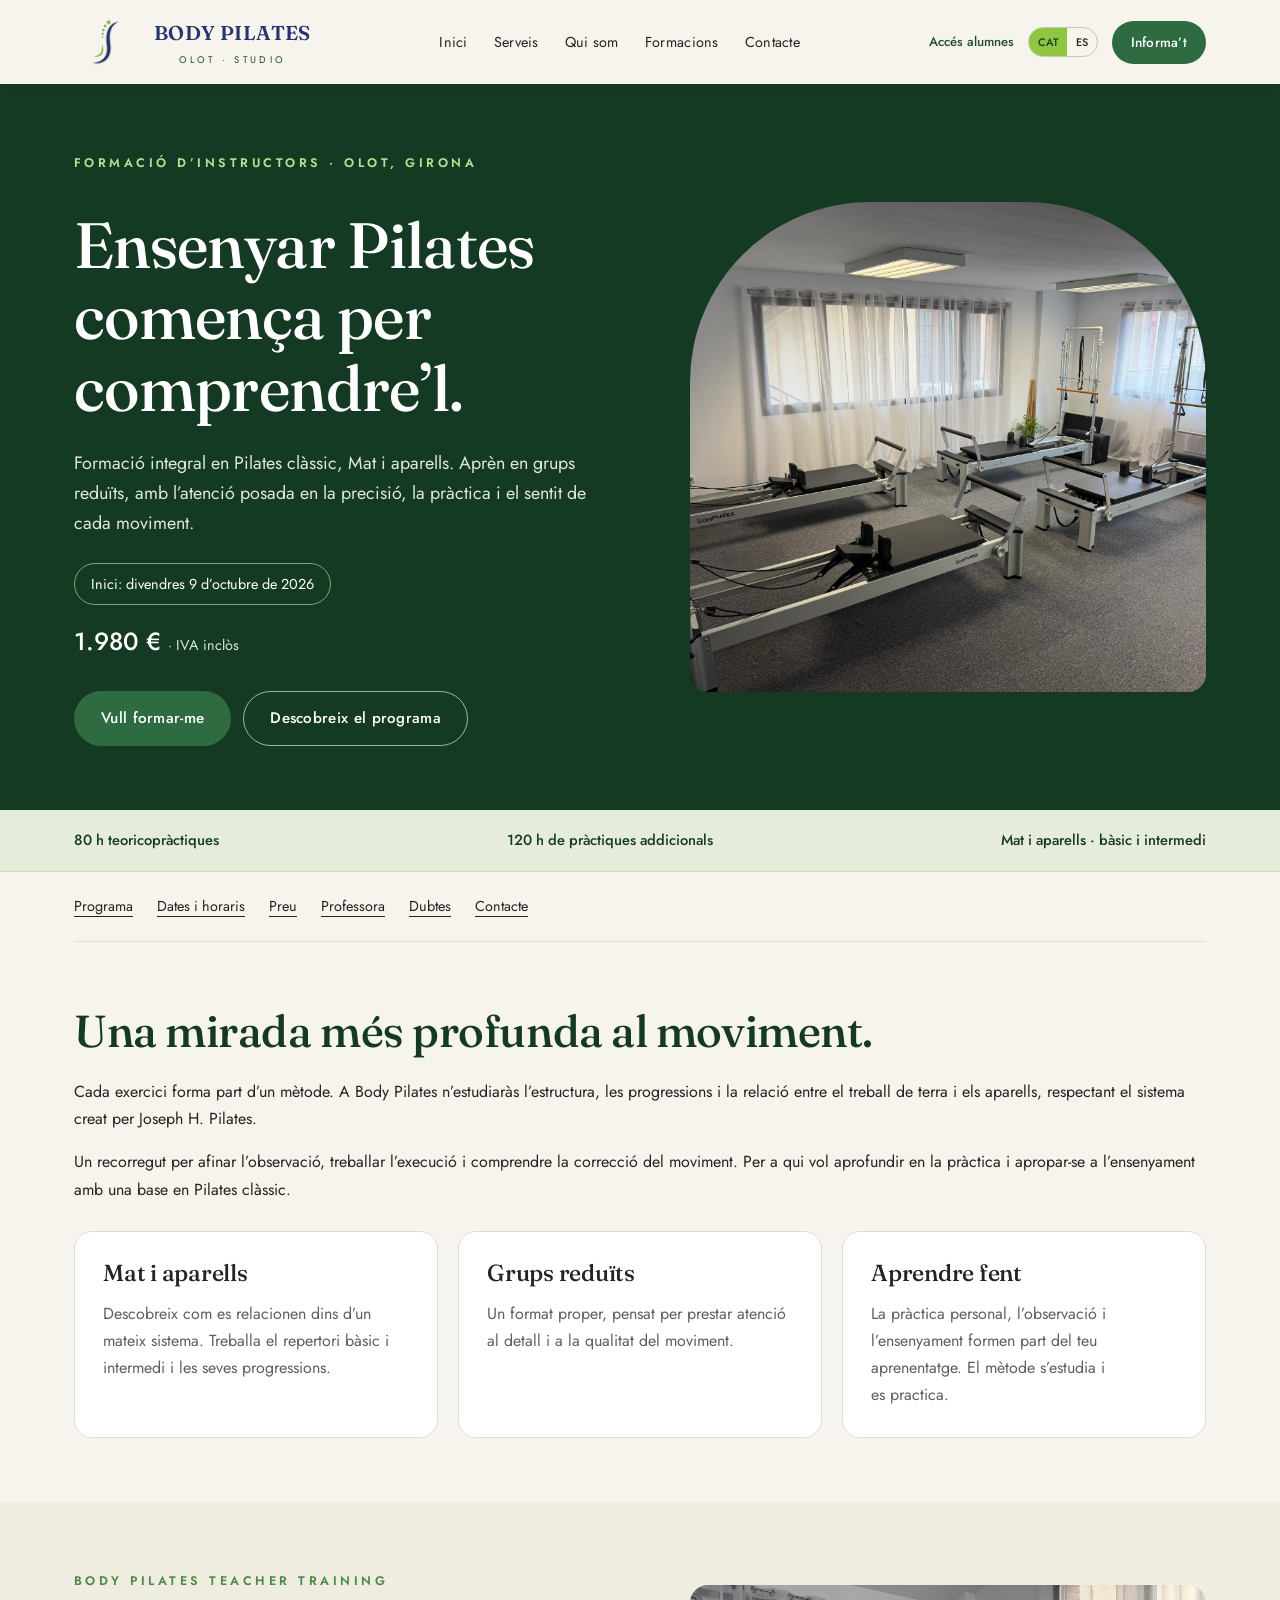
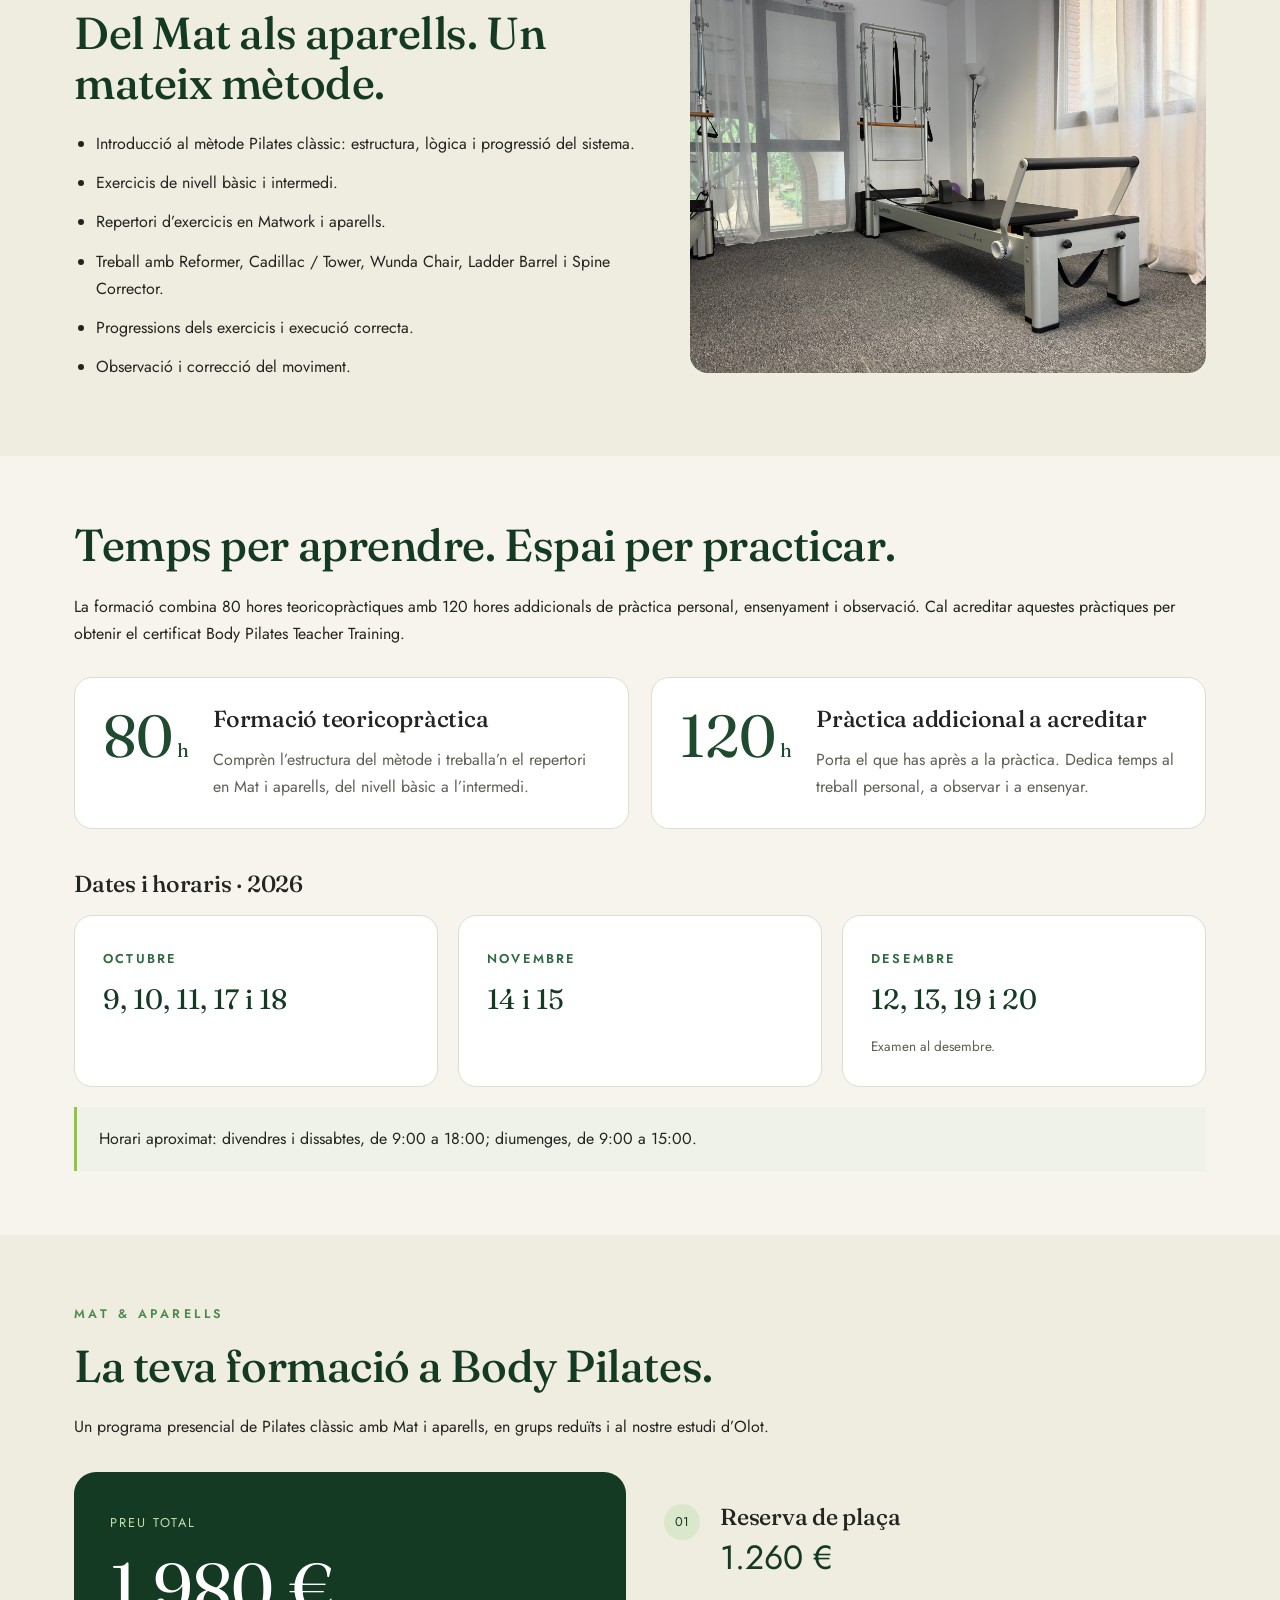
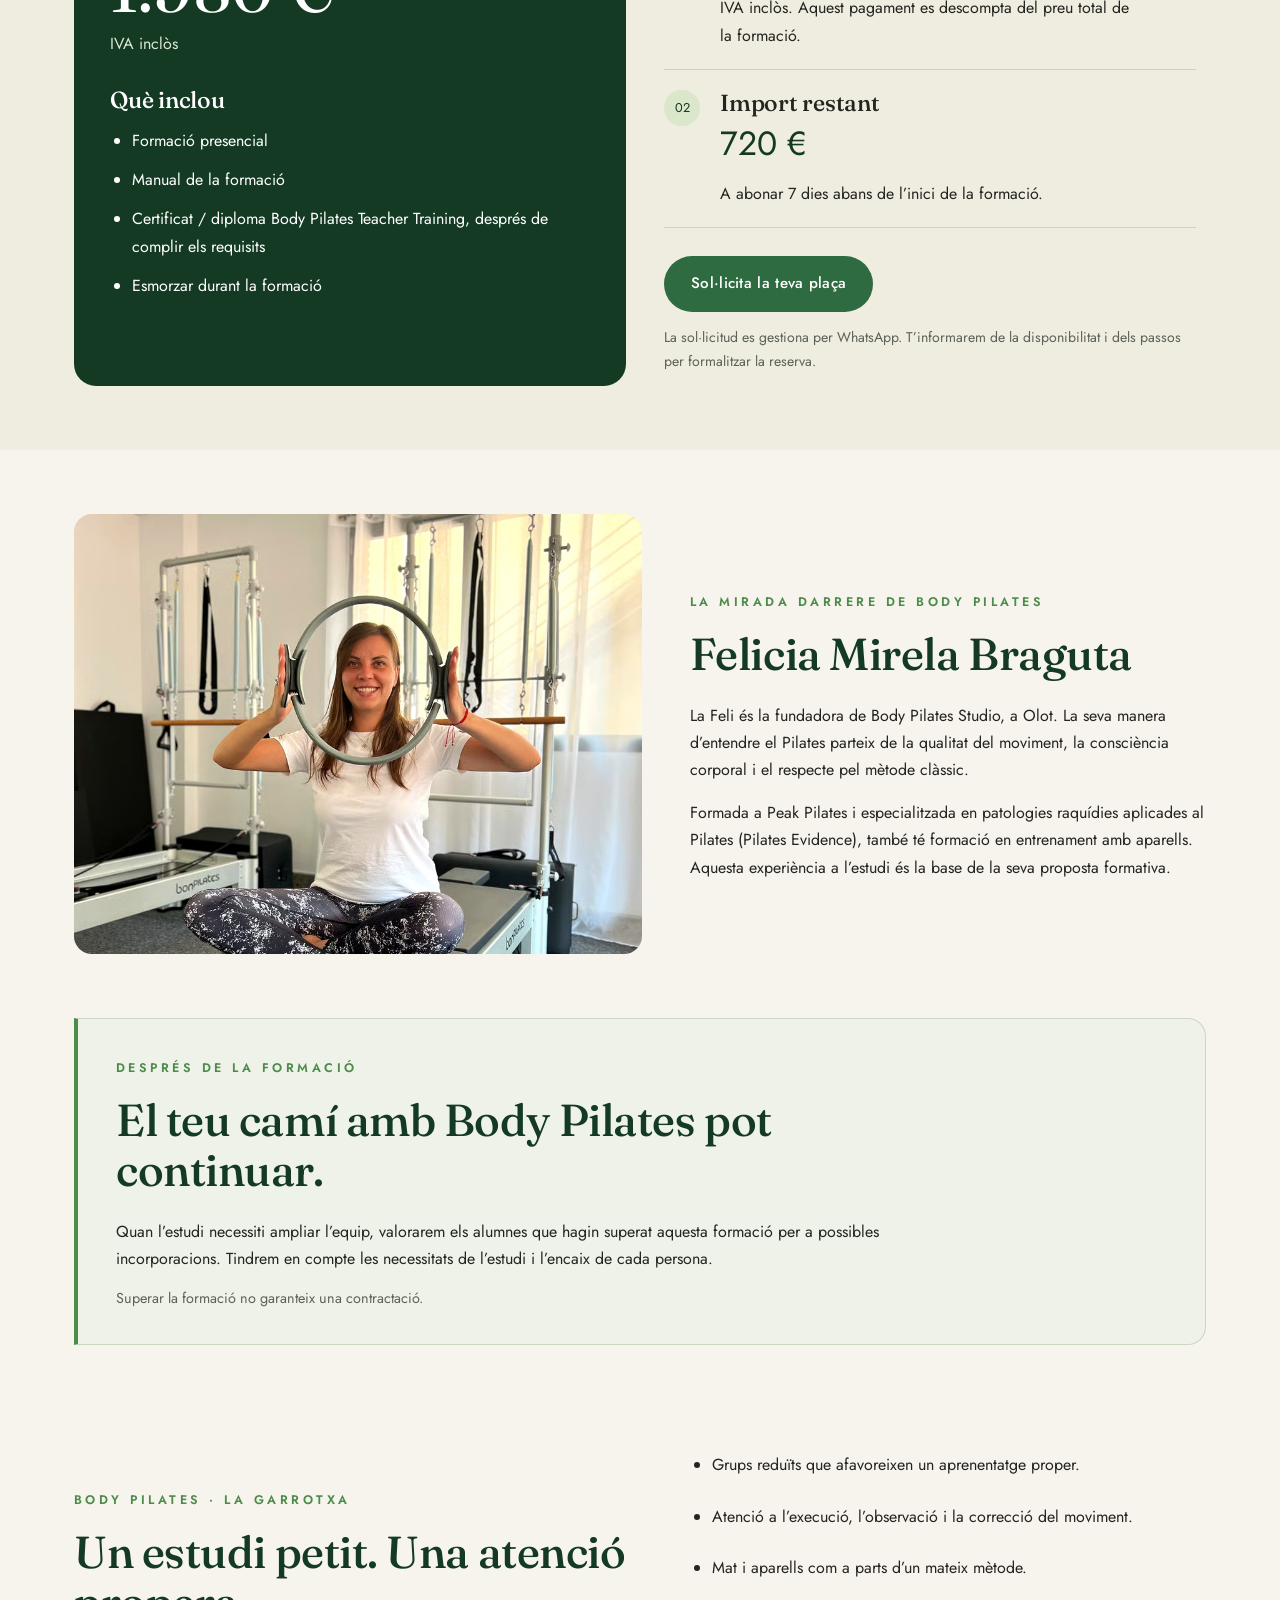
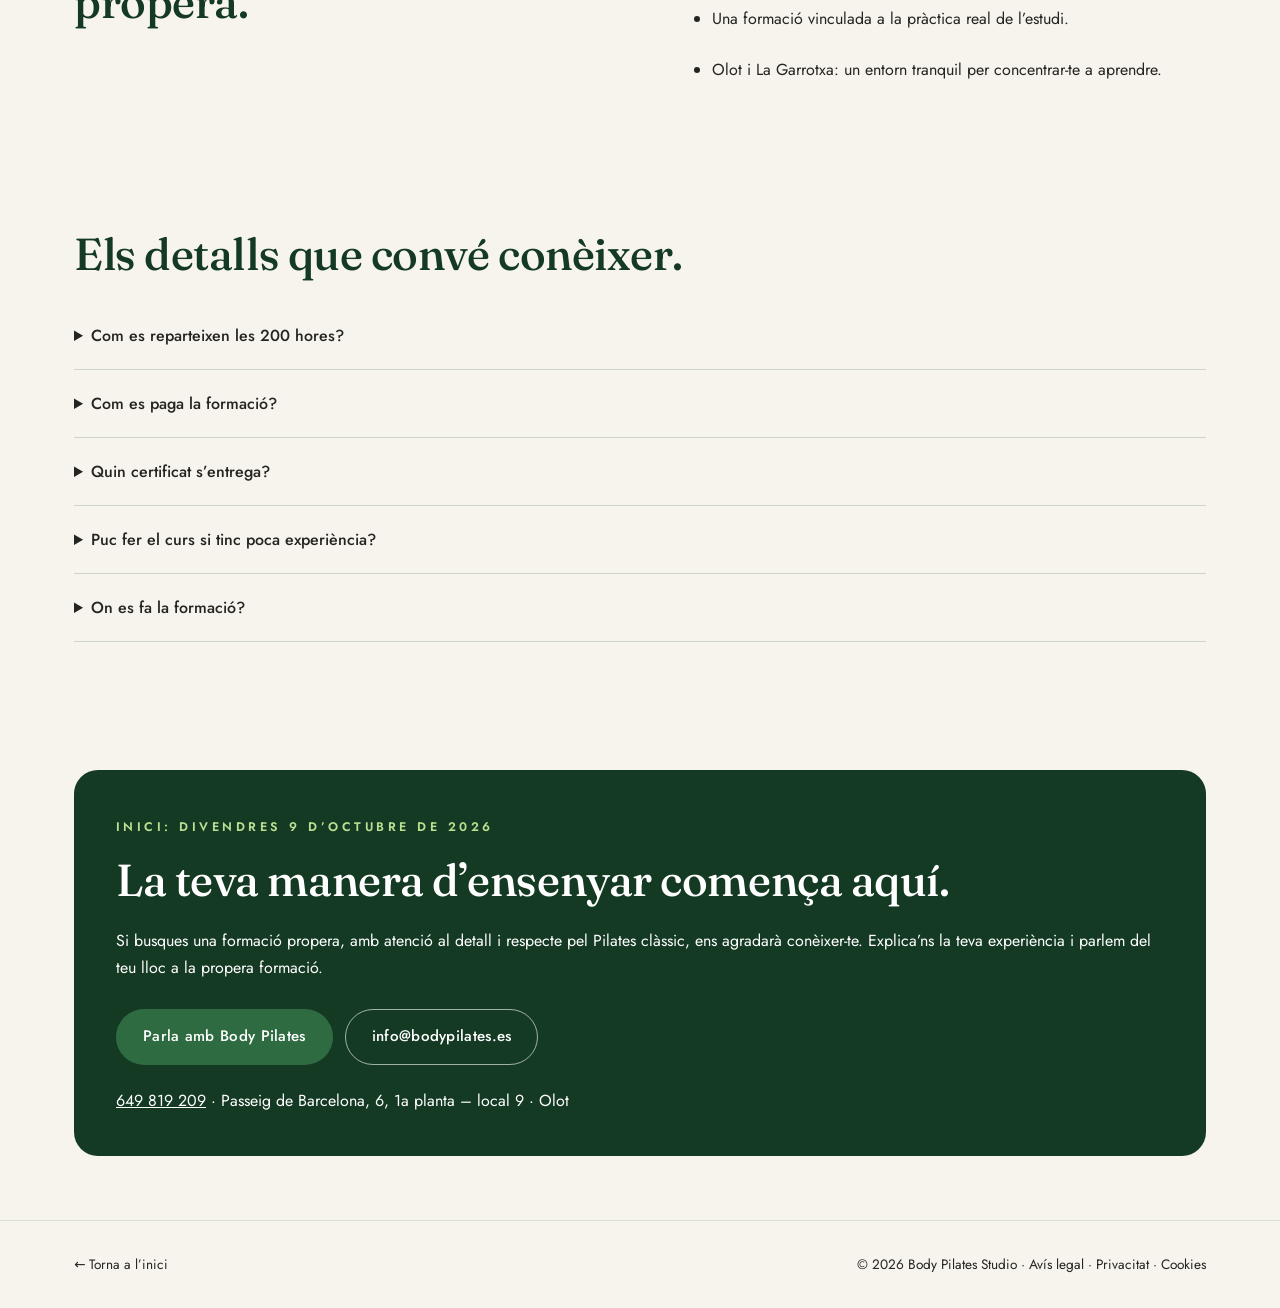
<file: formaciones/index.html>
<!doctype html>
<html lang="ca"><head><meta charset="utf-8"><meta name="viewport" content="width=device-width, initial-scale=1"><title>Formació d’instructors de Pilates a Olot | Body Pilates</title><meta name="description" content="Formació d’instructors de Pilates clàssic a Olot. Mat i aparells, grups reduïts i 80 h + 120 h de pràctiques. Inici 9 d’octubre. 1.980 € IVA inclòs."><link rel="canonical" href="https://www.bodypilates.es/formaciones/"><link rel="alternate" hreflang="ca" href="https://www.bodypilates.es/formaciones/"><link rel="alternate" hreflang="es" href="https://www.bodypilates.es/formaciones/es/"><link rel="alternate" hreflang="x-default" href="https://www.bodypilates.es/formaciones/"><meta property="og:title" content="Formació d’instructors de Pilates a Olot | Body Pilates"><meta property="og:description" content="Formació d’instructors de Pilates clàssic a Olot. Mat i aparells, grups reduïts i 80 h + 120 h de pràctiques. Inici 9 d’octubre. 1.980 € IVA inclòs."><meta property="og:type" content="website"><meta property="og:url" content="https://www.bodypilates.es/formaciones/"><meta property="og:image" content="https://www.bodypilates.es/img/grups.jpg"><link rel="stylesheet" href="/formaciones/course.css"><link rel="stylesheet" href="https://fonts.googleapis.com/css2?family=Fraunces:opsz,wght@9..144,400;9..144,500&amp;family=Jost:wght@400;500;600&amp;display=swap"></head><body><a class="skip-link" href="#main">Saltar al contingut</a><header class="nav" id="nav">
  <div class="wrap nav-inner">
    <a href="/#hero" class="brand">
      <img src="/img/logo.png" alt="Body Pilates Studio" class="logo" width="300" height="212" style="height:48px;width:auto;flex:none">
      <span>BODY PILATES<small>Olot · Studio</small></span>
    </a>
    <nav class="links" id="menu">
      <a href="/#hero">Inici</a>
      <a href="/#services">Serveis</a>
      <a href="/#about">Qui som</a>
      <a href="/formaciones/" aria-current="page">Formacions</a>
      <a href="/#contact">Contacte</a>
      <a href="https://body-pilates-app.pages.dev/" target="_blank" rel="noopener" class="alumni-m">Accés alumnes</a>
    </nav>
    <div class="nav-right">
      <a href="https://body-pilates-app.pages.dev/" target="_blank" rel="noopener" class="alumni-d">Accés alumnes</a>
      <div class="lang"><a href="/formaciones/" lang="ca" hreflang="ca" aria-current="page">CAT</a><a href="/formaciones/es/" lang="es" hreflang="es">ES</a></div>
      <a href="#consulta" class="btn btn-primary nav-cta">Informa’t</a>
      <button aria-expanded="false" aria-controls="menu" class="burger" id="burger" aria-label="Menú"><span></span><span></span><span></span></button>
    </div>
  </div>
</header><main id="main">
<section class="course-hero"><div class="wrap course-grid"><div><span class="eyebrow">Formació d’instructors · Olot, Girona</span><h1>Ensenyar Pilates comença per comprendre’l.</h1><p>Formació integral en Pilates clàssic, Mat i aparells. Aprèn en grups reduïts, amb l’atenció posada en la precisió, la pràctica i el sentit de cada moviment.</p><span class="date-pill">Inici: divendres 9 d’octubre de 2026</span><p class="hero-price">1.980 € <span>· IVA inclòs</span></p><div class="course-actions"><a class="btn btn-primary" href="https://wa.me/34649819209?text=Hola%21%20M%E2%80%99interessa%20la%20formaci%C3%B3%20integral%20de%20Pilates%20cl%C3%A0ssic%20Mat%20i%20Aparells%20que%20comen%C3%A7a%20el%209%20d%E2%80%99octubre%20de%202026%20a%20Olot.%20He%20vist%20el%20preu%20de%201.980%20%E2%82%AC%20i%20la%20reserva%20de%201.260%20%E2%82%AC.%20Voldria%20consultar%20disponibilitat%20i%20com%20reservar%20la%20meva%20pla%C3%A7a.">Vull formar-me</a><a class="btn btn-ghost" href="#programa">Descobreix el programa</a></div></div><img class="course-photo" src="/img/grups.jpg" alt="Body Pilates · Olot" width="800" height="900" fetchpriority="high"></div></section>
<div class="course-facts"><div class="wrap"><span>80 h teoricopràctiques</span><span>120 h de pràctiques addicionals</span><span>Mat i aparells · bàsic i intermedi</span></div></div>
<div class="wrap"><nav class="course-nav" aria-label="Programa"><a href="#programa">Programa</a><a href="#organizacion">Dates i horaris</a><a href="#precio">Preu</a><a href="#profesora">Professora</a><a href="#dudas">Dubtes</a><a href="#consulta">Contacte</a></nav></div>
<section class="course-section"><div class="wrap"><h2>Una mirada més profunda al moviment.</h2><p>Cada exercici forma part d’un mètode. A Body Pilates n’estudiaràs l’estructura, les progressions i la relació entre el treball de terra i els aparells, respectant el sistema creat per Joseph H. Pilates.</p><p>Un recorregut per afinar l’observació, treballar l’execució i comprendre la correcció del moviment. Per a qui vol aprofundir en la pràctica i apropar-se a l’ensenyament amb una base en Pilates clàssic.</p><div class="course-cards"><article class="course-card"><h3>Mat i aparells</h3><p>Descobreix com es relacionen dins d’un mateix sistema. Treballa el repertori bàsic i intermedi i les seves progressions.</p></article><article class="course-card"><h3>Grups reduïts</h3><p>Un format proper, pensat per prestar atenció al detall i a la qualitat del moviment.</p></article><article class="course-card"><h3>Aprendre fent</h3><p>La pràctica personal, l’observació i l’ensenyament formen part del teu aprenentatge. El mètode s’estudia i es practica.</p></article></div></div></section>
<section class="course-section course-tint" id="programa"><div class="wrap course-grid"><div><span class="eyebrow">Body Pilates Teacher Training</span><h2>Del Mat als aparells. Un mateix mètode.</h2><ul class="course-list"><li>Introducció al mètode Pilates clàssic: estructura, lògica i progressió del sistema.</li><li>Exercicis de nivell bàsic i intermedi.</li><li>Repertori d’exercicis en Matwork i aparells.</li><li>Treball amb Reformer, Cadillac / Tower, Wunda Chair, Ladder Barrel i Spine Corrector.</li><li>Progressions dels exercicis i execució correcta.</li><li>Observació i correcció del moviment.</li></ul></div><img src="/img/individual.jpg" alt="Pilates · Reformer" width="800" height="600" loading="lazy" class="program-photo"></div></section>
<section class="course-section" id="organizacion"><div class="wrap"><h2>Temps per aprendre. Espai per practicar.</h2><p>La formació combina 80 hores teoricopràctiques amb 120 hores addicionals de pràctica personal, ensenyament i observació. Cal acreditar aquestes pràctiques per obtenir el certificat Body Pilates Teacher Training.</p><div class="hours-grid"><article class="course-card hour-card"><span class="hour-number">80<small> h</small></span><div><h3>Formació teoricopràctica</h3><p>Comprèn l’estructura del mètode i treballa’n el repertori en Mat i aparells, del nivell bàsic a l’intermedi.</p></div></article><article class="course-card hour-card"><span class="hour-number">120<small> h</small></span><div><h3>Pràctica addicional a acreditar</h3><p>Porta el que has après a la pràctica. Dedica temps al treball personal, a observar i a ensenyar.</p></div></article></div><h3 class="calendar-heading">Dates i horaris · 2026</h3><div class="course-cards calendar-cards"><article class="course-card"><span class="calendar-month">Octubre</span><p class="calendar-days">9, 10, 11, 17 i 18</p></article><article class="course-card"><span class="calendar-month">Novembre</span><p class="calendar-days">14 i 15</p></article><article class="course-card"><span class="calendar-month">Desembre</span><p class="calendar-days">12, 13, 19 i 20</p><p class="calendar-exam">Examen al desembre.</p></article></div><p class="schedule-note">Horari aproximat: divendres i dissabtes, de 9:00 a 18:00; diumenges, de 9:00 a 15:00.</p></div></section>
<section class="course-section course-tint" id="precio"><div class="wrap"><span class="eyebrow">Mat &amp; Aparells</span><h2>La teva formació a Body Pilates.</h2><p>Un programa presencial de Pilates clàssic amb Mat i aparells, en grups reduïts i al nostre estudi d’Olot.</p><div class="price-grid"><article class="price-card"><span class="price-label">Preu total</span><p class="price-amount">1.980 €</p><p class="price-tax">IVA inclòs</p><h3>Què inclou</h3><ul class="course-list"><li>Formació presencial</li><li>Manual de la formació</li><li>Certificat / diploma Body Pilates Teacher Training, després de complir els requisits</li><li>Esmorzar durant la formació</li></ul></article><div class="payment-card"><div class="payment-step"><span class="step-number">01</span><div><h3>Reserva de plaça</h3><p class="payment-amount">1.260 €</p><p>IVA inclòs. Aquest pagament es descompta del preu total de la formació.</p></div></div><div class="payment-step"><span class="step-number">02</span><div><h3>Import restant</h3><p class="payment-amount">720 €</p><p>A abonar 7 dies abans de l’inici de la formació.</p></div></div><div class="course-actions"><a class="btn btn-primary" href="https://wa.me/34649819209?text=Hola%21%20M%E2%80%99interessa%20la%20formaci%C3%B3%20integral%20de%20Pilates%20cl%C3%A0ssic%20Mat%20i%20Aparells%20que%20comen%C3%A7a%20el%209%20d%E2%80%99octubre%20de%202026%20a%20Olot.%20He%20vist%20el%20preu%20de%201.980%20%E2%82%AC%20i%20la%20reserva%20de%201.260%20%E2%82%AC.%20Voldria%20consultar%20disponibilitat%20i%20com%20reservar%20la%20meva%20pla%C3%A7a.">Sol·licita la teva plaça</a></div><p class="payment-note">La sol·licitud es gestiona per WhatsApp. T’informarem de la disponibilitat i dels passos per formalitzar la reserva.</p></div></div></div></section>
<section class="course-section course-tint" id="profesora"><div class="wrap course-grid"><img class="course-portrait" src="/img/felicia.jpg" alt="Felicia Mirela Braguta" loading="lazy" width="800" height="900"><div><span class="eyebrow">La mirada darrere de Body Pilates</span><h2>Felicia Mirela Braguta</h2><p>La Feli és la fundadora de Body Pilates Studio, a Olot. La seva manera d’entendre el Pilates parteix de la qualitat del moviment, la consciència corporal i el respecte pel mètode clàssic.</p><p>Formada a Peak Pilates i especialitzada en patologies raquídies aplicades al Pilates (Pilates Evidence), també té formació en entrenament amb aparells. Aquesta experiència a l’estudi és la base de la seva proposta formativa.</p></div></div></section>
<section class="course-section career-section"><div class="wrap"><div class="career-panel"><span class="eyebrow">Després de la formació</span><h2>El teu camí amb Body Pilates pot continuar.</h2><p>Quan l’estudi necessiti ampliar l’equip, valorarem els alumnes que hagin superat aquesta formació per a possibles incorporacions. Tindrem en compte les necessitats de l’estudi i l’encaix de cada persona.</p><p class="career-note">Superar la formació no garanteix una contractació.</p></div></div></section><section class="course-section"><div class="wrap course-grid"><div><span class="eyebrow">Body Pilates · La Garrotxa</span><h2>Un estudi petit. Una atenció propera.</h2></div><ul class="course-list why-list"><li>Grups reduïts que afavoreixen un aprenentatge proper.</li><li>Atenció a l’execució, l’observació i la correcció del moviment.</li><li>Mat i aparells com a parts d’un mateix mètode.</li><li>Una formació vinculada a la pràctica real de l’estudi.</li><li>Olot i La Garrotxa: un entorn tranquil per concentrar-te a aprendre.</li></ul></div></section>
<section class="course-section" id="dudas"><div class="wrap"><h2>Els detalls que convé conèixer.</h2><div class="course-faq"><details><summary>Com es reparteixen les 200 hores?</summary><p>Són 80 hores teoricopràctiques i 120 hores addicionals de pràctiques que hauràs d’acreditar per obtenir el certificat. Inclouen pràctica personal, ensenyament i observació.</p></details><details><summary>Com es paga la formació?</summary><p>El preu total és de 1.980 € (IVA inclòs). La reserva és de 1.260 € (IVA inclòs), descomptats del total. Els 720 € restants s’abonen 7 dies abans de l’inici.</p></details><details><summary>Quin certificat s’entrega?</summary><p>El certificat / diploma és Body Pilates Teacher Training. Per obtenir-lo cal acreditar les pràctiques addicionals indicades al programa. La formació de la Feli a Peak Pilates és una credencial de la professora; el diploma d’aquest curs l’emet Body Pilates.</p></details><details><summary>Puc fer el curs si tinc poca experiència?</summary><p>Explica’ns la teva experiència en Pilates i moviment. T’orientarem sobre els requisits d’accés i si la formació encaixa amb el teu punt de partida abans de reservar.</p></details><details><summary>On es fa la formació?</summary><p>A Body Pilates, Passeig de Barcelona, 6, 1a planta, local 9, Olot (Girona), a La Garrotxa.</p></details></div></div></section>
<section class="course-section" id="consulta"><div class="wrap"><div class="course-contact"><span class="eyebrow" style="color:#bbdf91">Inici: divendres 9 d’octubre de 2026</span><h2>La teva manera d’ensenyar comença aquí.</h2><p>Si busques una formació propera, amb atenció al detall i respecte pel Pilates clàssic, ens agradarà conèixer-te. Explica’ns la teva experiència i parlem del teu lloc a la propera formació.</p><div class="course-actions"><a class="btn btn-primary" href="https://wa.me/34649819209?text=Hola%21%20M%E2%80%99interessa%20la%20formaci%C3%B3%20integral%20de%20Pilates%20cl%C3%A0ssic%20Mat%20i%20Aparells%20que%20comen%C3%A7a%20el%209%20d%E2%80%99octubre%20de%202026%20a%20Olot.%20He%20vist%20el%20preu%20de%201.980%20%E2%82%AC%20i%20la%20reserva%20de%201.260%20%E2%82%AC.%20Voldria%20consultar%20disponibilitat%20i%20com%20reservar%20la%20meva%20pla%C3%A7a.">Parla amb Body Pilates</a><a class="btn btn-ghost" href="mailto:info@bodypilates.es?subject=Body%20Pilates%20Teacher%20Training">info@bodypilates.es</a></div><p style="margin-top:22px"><a href="tel:+34649819209">649 819 209</a> · Passeig de Barcelona, 6, 1a planta – local 9 · Olot</p></div></div></section></main>
<footer class="course-footer"><div class="wrap"><a href="/">← Torna a l’inici</a><span>© 2026 Body Pilates Studio · <a href="/avis-legal.html">Avís legal</a> · <a href="/politica-privacitat.html">Privacitat</a> · <a href="/politica-cookies.html">Cookies</a></span></div></footer>
<script>try{localStorage.setItem('bp_lang','ca');}catch(e){}const burger=document.getElementById('burger'), menu=document.getElementById('menu');burger.addEventListener('click',()=>{const open=menu.classList.toggle('open');burger.classList.toggle('open',open);burger.setAttribute('aria-expanded',String(open));});document.addEventListener('keydown',e=>{if(e.key==='Escape'){menu.classList.remove('open');burger.classList.remove('open');burger.setAttribute('aria-expanded','false');}});</script><script src="/formaciones/course.js"></script></body></html>
</file>
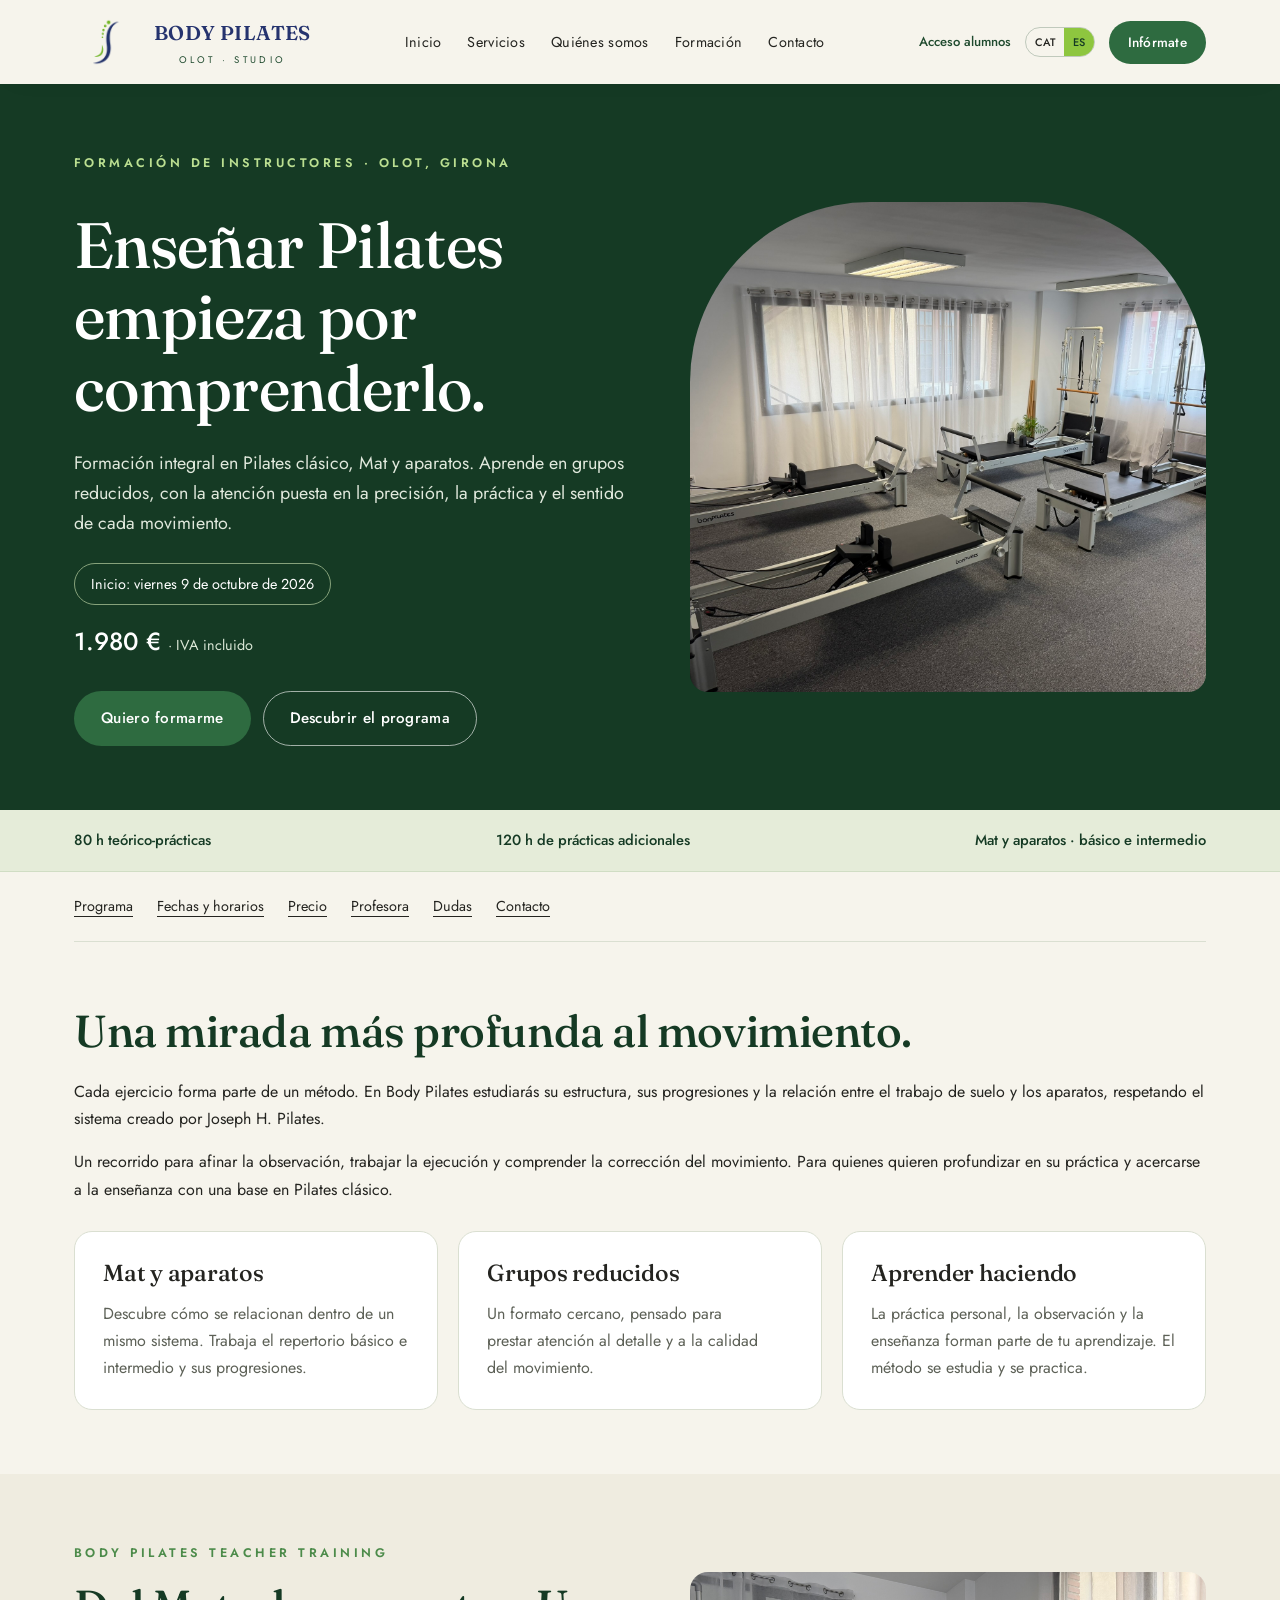
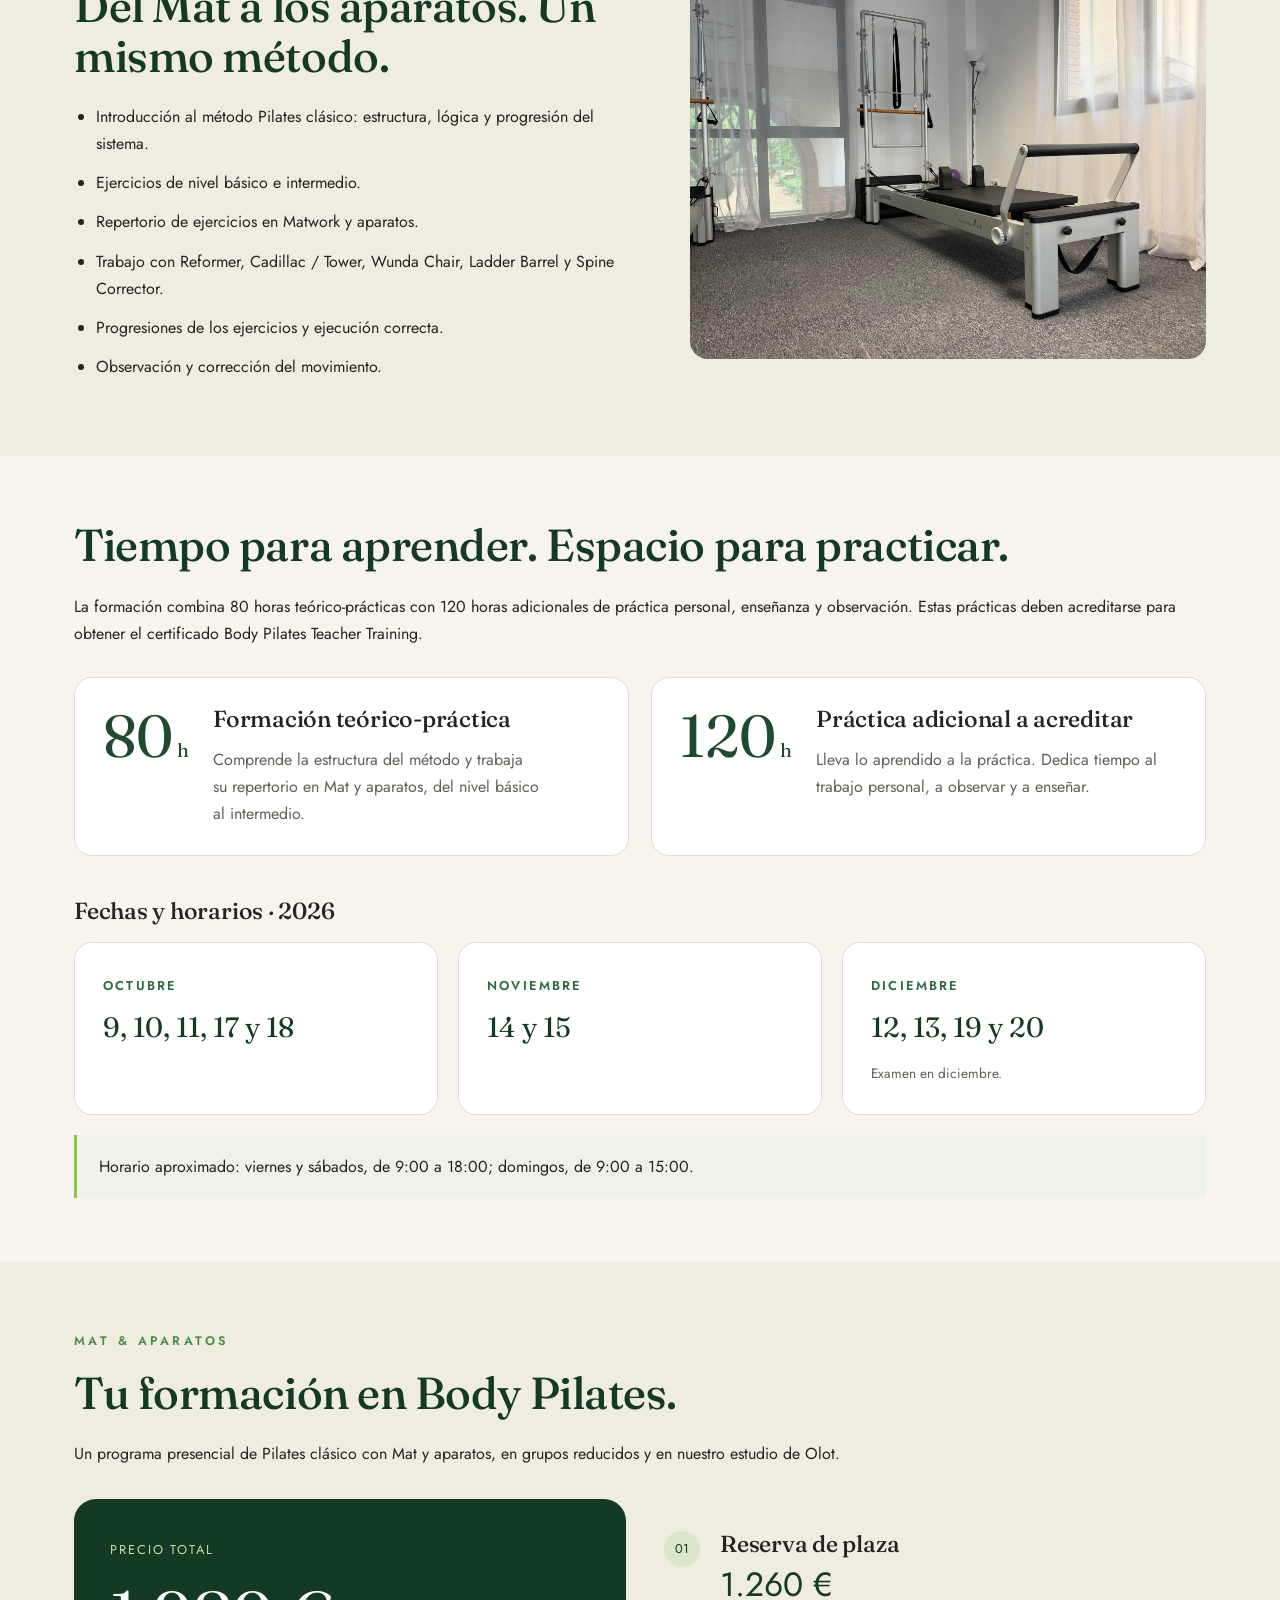
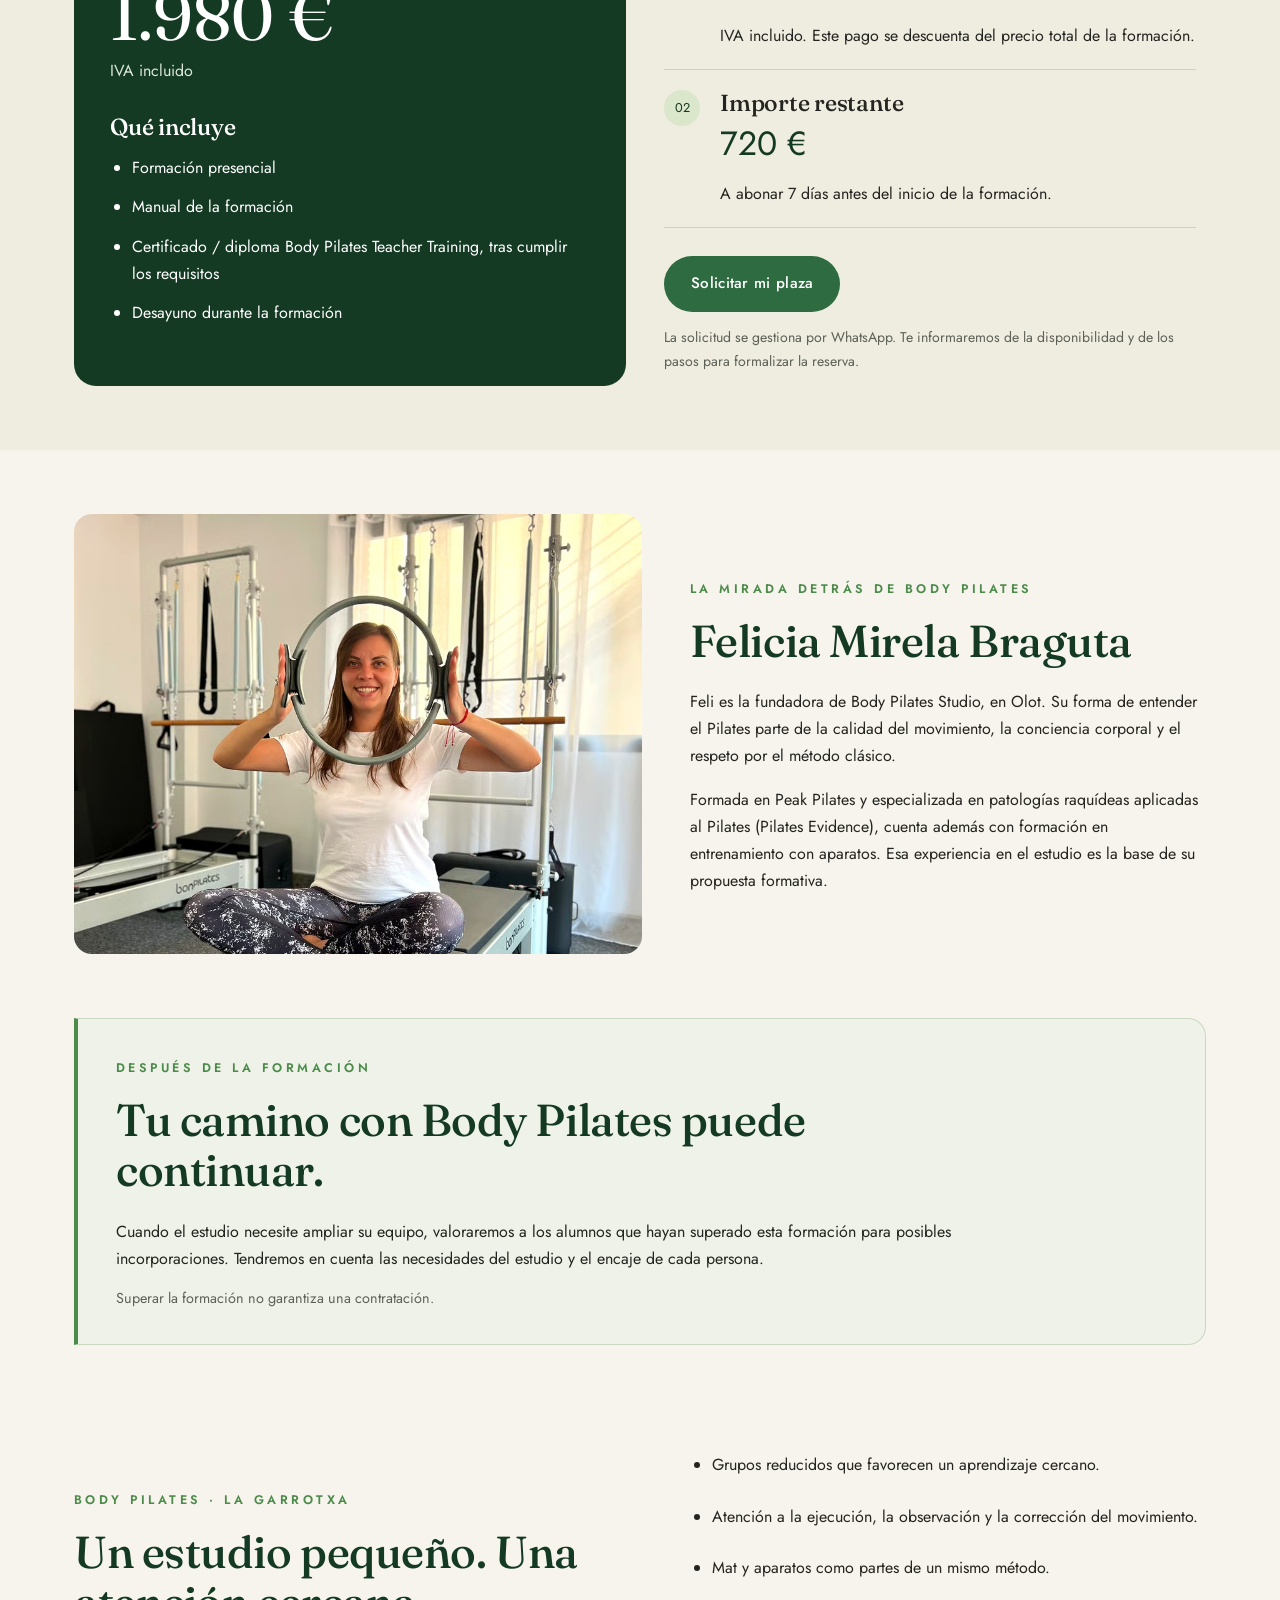
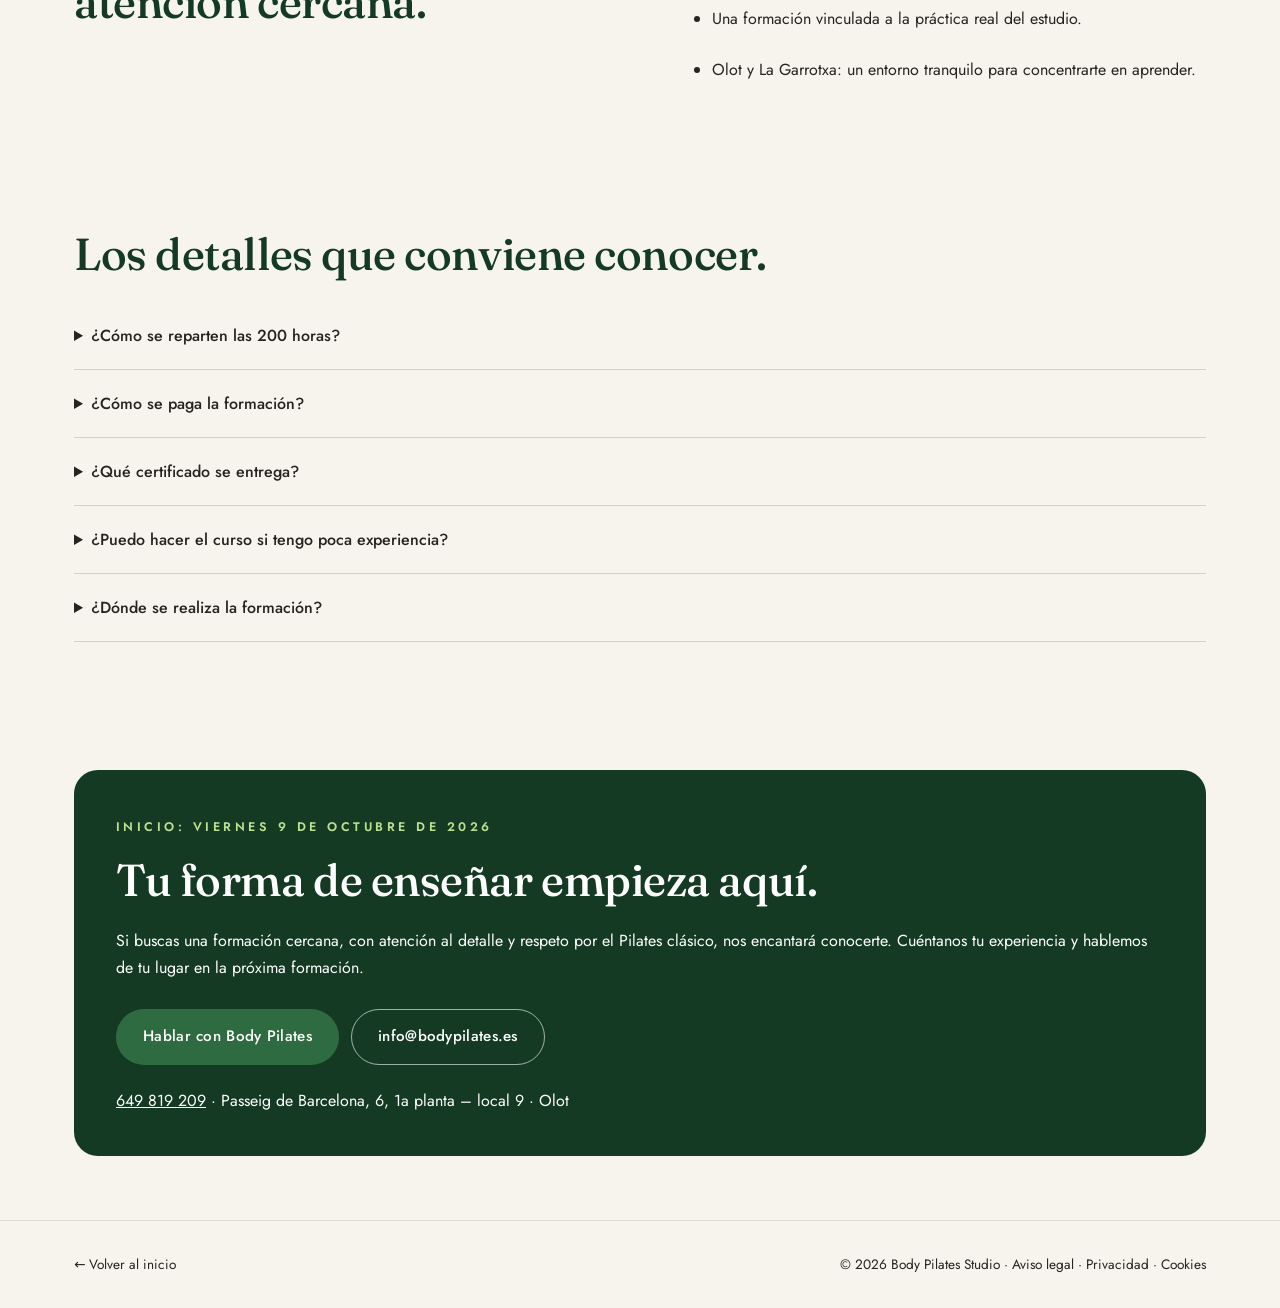
<file: formaciones/es/index.html>
<!doctype html>
<html lang="es"><head><meta charset="utf-8"><meta name="viewport" content="width=device-width, initial-scale=1"><title>Formación de instructores de Pilates en Olot | Body Pilates</title><meta name="description" content="Formación de instructores de Pilates clásico en Olot. Mat y aparatos, grupos reducidos y 80 h + 120 h de prácticas. Inicio 9 de octubre. 1.980 € IVA incluido."><link rel="canonical" href="https://www.bodypilates.es/formaciones/es/"><link rel="alternate" hreflang="ca" href="https://www.bodypilates.es/formaciones/"><link rel="alternate" hreflang="es" href="https://www.bodypilates.es/formaciones/es/"><link rel="alternate" hreflang="x-default" href="https://www.bodypilates.es/formaciones/"><meta property="og:title" content="Formación de instructores de Pilates en Olot | Body Pilates"><meta property="og:description" content="Formación de instructores de Pilates clásico en Olot. Mat y aparatos, grupos reducidos y 80 h + 120 h de prácticas. Inicio 9 de octubre. 1.980 € IVA incluido."><meta property="og:type" content="website"><meta property="og:url" content="https://www.bodypilates.es/formaciones/es/"><meta property="og:image" content="https://www.bodypilates.es/img/grups.jpg"><link rel="stylesheet" href="/formaciones/course.css"><link rel="stylesheet" href="https://fonts.googleapis.com/css2?family=Fraunces:opsz,wght@9..144,400;9..144,500&amp;family=Jost:wght@400;500;600&amp;display=swap"></head><body><a class="skip-link" href="#main">Saltar al contenido</a><header class="nav" id="nav">
  <div class="wrap nav-inner">
    <a href="/#hero" class="brand">
      <img src="/img/logo.png" alt="Body Pilates Studio" class="logo" width="300" height="212" style="height:48px;width:auto;flex:none">
      <span>BODY PILATES<small>Olot · Studio</small></span>
    </a>
    <nav class="links" id="menu">
      <a href="/#hero">Inicio</a>
      <a href="/#services">Servicios</a>
      <a href="/#about">Quiénes somos</a>
      <a href="/formaciones/es/" aria-current="page">Formación</a>
      <a href="/#contact">Contacto</a>
      <a href="https://body-pilates-app.pages.dev/" target="_blank" rel="noopener" class="alumni-m">Acceso alumnos</a>
    </nav>
    <div class="nav-right">
      <a href="https://body-pilates-app.pages.dev/" target="_blank" rel="noopener" class="alumni-d">Acceso alumnos</a>
      <div class="lang"><a href="/formaciones/" lang="ca" hreflang="ca">CAT</a><a href="/formaciones/es/" lang="es" hreflang="es" aria-current="page">ES</a></div>
      <a href="#consulta" class="btn btn-primary nav-cta">Infórmate</a>
      <button aria-expanded="false" aria-controls="menu" class="burger" id="burger" aria-label="Menú"><span></span><span></span><span></span></button>
    </div>
  </div>
</header><main id="main">
<section class="course-hero"><div class="wrap course-grid"><div><span class="eyebrow">Formación de instructores · Olot, Girona</span><h1>Enseñar Pilates empieza por comprenderlo.</h1><p>Formación integral en Pilates clásico, Mat y aparatos. Aprende en grupos reducidos, con la atención puesta en la precisión, la práctica y el sentido de cada movimiento.</p><span class="date-pill">Inicio: viernes 9 de octubre de 2026</span><p class="hero-price">1.980 € <span>· IVA incluido</span></p><div class="course-actions"><a class="btn btn-primary" href="https://wa.me/34649819209?text=%C2%A1Hola%21%20Me%20interesa%20la%20formaci%C3%B3n%20integral%20de%20Pilates%20cl%C3%A1sico%20Mat%20y%20Aparatos%20que%20empieza%20el%209%20de%20octubre%20de%202026%20en%20Olot.%20He%20visto%20el%20precio%20de%201.980%20%E2%82%AC%20y%20la%20reserva%20de%201.260%20%E2%82%AC.%20Quisiera%20consultar%20disponibilidad%20y%20c%C3%B3mo%20reservar%20mi%20plaza.">Quiero formarme</a><a class="btn btn-ghost" href="#programa">Descubrir el programa</a></div></div><img class="course-photo" src="/img/grups.jpg" alt="Body Pilates · Olot" width="800" height="900" fetchpriority="high"></div></section>
<div class="course-facts"><div class="wrap"><span>80 h teórico-prácticas</span><span>120 h de prácticas adicionales</span><span>Mat y aparatos · básico e intermedio</span></div></div>
<div class="wrap"><nav class="course-nav" aria-label="Programa"><a href="#programa">Programa</a><a href="#organizacion">Fechas y horarios</a><a href="#precio">Precio</a><a href="#profesora">Profesora</a><a href="#dudas">Dudas</a><a href="#consulta">Contacto</a></nav></div>
<section class="course-section"><div class="wrap"><h2>Una mirada más profunda al movimiento.</h2><p>Cada ejercicio forma parte de un método. En Body Pilates estudiarás su estructura, sus progresiones y la relación entre el trabajo de suelo y los aparatos, respetando el sistema creado por Joseph H. Pilates.</p><p>Un recorrido para afinar la observación, trabajar la ejecución y comprender la corrección del movimiento. Para quienes quieren profundizar en su práctica y acercarse a la enseñanza con una base en Pilates clásico.</p><div class="course-cards"><article class="course-card"><h3>Mat y aparatos</h3><p>Descubre cómo se relacionan dentro de un mismo sistema. Trabaja el repertorio básico e intermedio y sus progresiones.</p></article><article class="course-card"><h3>Grupos reducidos</h3><p>Un formato cercano, pensado para prestar atención al detalle y a la calidad del movimiento.</p></article><article class="course-card"><h3>Aprender haciendo</h3><p>La práctica personal, la observación y la enseñanza forman parte de tu aprendizaje. El método se estudia y se practica.</p></article></div></div></section>
<section class="course-section course-tint" id="programa"><div class="wrap course-grid"><div><span class="eyebrow">Body Pilates Teacher Training</span><h2>Del Mat a los aparatos. Un mismo método.</h2><ul class="course-list"><li>Introducción al método Pilates clásico: estructura, lógica y progresión del sistema.</li><li>Ejercicios de nivel básico e intermedio.</li><li>Repertorio de ejercicios en Matwork y aparatos.</li><li>Trabajo con Reformer, Cadillac / Tower, Wunda Chair, Ladder Barrel y Spine Corrector.</li><li>Progresiones de los ejercicios y ejecución correcta.</li><li>Observación y corrección del movimiento.</li></ul></div><img src="/img/individual.jpg" alt="Pilates · Reformer" width="800" height="600" loading="lazy" class="program-photo"></div></section>
<section class="course-section" id="organizacion"><div class="wrap"><h2>Tiempo para aprender. Espacio para practicar.</h2><p>La formación combina 80 horas teórico-prácticas con 120 horas adicionales de práctica personal, enseñanza y observación. Estas prácticas deben acreditarse para obtener el certificado Body Pilates Teacher Training.</p><div class="hours-grid"><article class="course-card hour-card"><span class="hour-number">80<small> h</small></span><div><h3>Formación teórico-práctica</h3><p>Comprende la estructura del método y trabaja su repertorio en Mat y aparatos, del nivel básico al intermedio.</p></div></article><article class="course-card hour-card"><span class="hour-number">120<small> h</small></span><div><h3>Práctica adicional a acreditar</h3><p>Lleva lo aprendido a la práctica. Dedica tiempo al trabajo personal, a observar y a enseñar.</p></div></article></div><h3 class="calendar-heading">Fechas y horarios · 2026</h3><div class="course-cards calendar-cards"><article class="course-card"><span class="calendar-month">Octubre</span><p class="calendar-days">9, 10, 11, 17 y 18</p></article><article class="course-card"><span class="calendar-month">Noviembre</span><p class="calendar-days">14 y 15</p></article><article class="course-card"><span class="calendar-month">Diciembre</span><p class="calendar-days">12, 13, 19 y 20</p><p class="calendar-exam">Examen en diciembre.</p></article></div><p class="schedule-note">Horario aproximado: viernes y sábados, de 9:00 a 18:00; domingos, de 9:00 a 15:00.</p></div></section>
<section class="course-section course-tint" id="precio"><div class="wrap"><span class="eyebrow">Mat &amp; Aparatos</span><h2>Tu formación en Body Pilates.</h2><p>Un programa presencial de Pilates clásico con Mat y aparatos, en grupos reducidos y en nuestro estudio de Olot.</p><div class="price-grid"><article class="price-card"><span class="price-label">Precio total</span><p class="price-amount">1.980 €</p><p class="price-tax">IVA incluido</p><h3>Qué incluye</h3><ul class="course-list"><li>Formación presencial</li><li>Manual de la formación</li><li>Certificado / diploma Body Pilates Teacher Training, tras cumplir los requisitos</li><li>Desayuno durante la formación</li></ul></article><div class="payment-card"><div class="payment-step"><span class="step-number">01</span><div><h3>Reserva de plaza</h3><p class="payment-amount">1.260 €</p><p>IVA incluido. Este pago se descuenta del precio total de la formación.</p></div></div><div class="payment-step"><span class="step-number">02</span><div><h3>Importe restante</h3><p class="payment-amount">720 €</p><p>A abonar 7 días antes del inicio de la formación.</p></div></div><div class="course-actions"><a class="btn btn-primary" href="https://wa.me/34649819209?text=%C2%A1Hola%21%20Me%20interesa%20la%20formaci%C3%B3n%20integral%20de%20Pilates%20cl%C3%A1sico%20Mat%20y%20Aparatos%20que%20empieza%20el%209%20de%20octubre%20de%202026%20en%20Olot.%20He%20visto%20el%20precio%20de%201.980%20%E2%82%AC%20y%20la%20reserva%20de%201.260%20%E2%82%AC.%20Quisiera%20consultar%20disponibilidad%20y%20c%C3%B3mo%20reservar%20mi%20plaza.">Solicitar mi plaza</a></div><p class="payment-note">La solicitud se gestiona por WhatsApp. Te informaremos de la disponibilidad y de los pasos para formalizar la reserva.</p></div></div></div></section>
<section class="course-section course-tint" id="profesora"><div class="wrap course-grid"><img class="course-portrait" src="/img/felicia.jpg" alt="Felicia Mirela Braguta" loading="lazy" width="800" height="900"><div><span class="eyebrow">La mirada detrás de Body Pilates</span><h2>Felicia Mirela Braguta</h2><p>Feli es la fundadora de Body Pilates Studio, en Olot. Su forma de entender el Pilates parte de la calidad del movimiento, la conciencia corporal y el respeto por el método clásico.</p><p>Formada en Peak Pilates y especializada en patologías raquídeas aplicadas al Pilates (Pilates Evidence), cuenta además con formación en entrenamiento con aparatos. Esa experiencia en el estudio es la base de su propuesta formativa.</p></div></div></section>
<section class="course-section career-section"><div class="wrap"><div class="career-panel"><span class="eyebrow">Después de la formación</span><h2>Tu camino con Body Pilates puede continuar.</h2><p>Cuando el estudio necesite ampliar su equipo, valoraremos a los alumnos que hayan superado esta formación para posibles incorporaciones. Tendremos en cuenta las necesidades del estudio y el encaje de cada persona.</p><p class="career-note">Superar la formación no garantiza una contratación.</p></div></div></section><section class="course-section"><div class="wrap course-grid"><div><span class="eyebrow">Body Pilates · La Garrotxa</span><h2>Un estudio pequeño. Una atención cercana.</h2></div><ul class="course-list why-list"><li>Grupos reducidos que favorecen un aprendizaje cercano.</li><li>Atención a la ejecución, la observación y la corrección del movimiento.</li><li>Mat y aparatos como partes de un mismo método.</li><li>Una formación vinculada a la práctica real del estudio.</li><li>Olot y La Garrotxa: un entorno tranquilo para concentrarte en aprender.</li></ul></div></section>
<section class="course-section" id="dudas"><div class="wrap"><h2>Los detalles que conviene conocer.</h2><div class="course-faq"><details><summary>¿Cómo se reparten las 200 horas?</summary><p>Son 80 horas teórico-prácticas y 120 horas adicionales de prácticas que deberás acreditar para obtener el certificado. Estas incluyen práctica personal, enseñanza y observación.</p></details><details><summary>¿Cómo se paga la formación?</summary><p>El precio total es de 1.980 € (IVA incluido). La reserva es de 1.260 € (IVA incluido), descontados del total. Los 720 € restantes se abonan 7 días antes del inicio.</p></details><details><summary>¿Qué certificado se entrega?</summary><p>El certificado / diploma es Body Pilates Teacher Training. Para obtenerlo hay que acreditar las prácticas adicionales indicadas en el programa. La formación de Feli en Peak Pilates es una credencial de la profesora; el diploma de este curso lo emite Body Pilates.</p></details><details><summary>¿Puedo hacer el curso si tengo poca experiencia?</summary><p>Cuéntanos tu experiencia en Pilates y movimiento. Te orientaremos sobre los requisitos de acceso y si la formación encaja con tu punto de partida antes de reservar.</p></details><details><summary>¿Dónde se realiza la formación?</summary><p>En Body Pilates, Passeig de Barcelona, 6, 1.ª planta, local 9, Olot (Girona), en La Garrotxa.</p></details></div></div></section>
<section class="course-section" id="consulta"><div class="wrap"><div class="course-contact"><span class="eyebrow" style="color:#bbdf91">Inicio: viernes 9 de octubre de 2026</span><h2>Tu forma de enseñar empieza aquí.</h2><p>Si buscas una formación cercana, con atención al detalle y respeto por el Pilates clásico, nos encantará conocerte. Cuéntanos tu experiencia y hablemos de tu lugar en la próxima formación.</p><div class="course-actions"><a class="btn btn-primary" href="https://wa.me/34649819209?text=%C2%A1Hola%21%20Me%20interesa%20la%20formaci%C3%B3n%20integral%20de%20Pilates%20cl%C3%A1sico%20Mat%20y%20Aparatos%20que%20empieza%20el%209%20de%20octubre%20de%202026%20en%20Olot.%20He%20visto%20el%20precio%20de%201.980%20%E2%82%AC%20y%20la%20reserva%20de%201.260%20%E2%82%AC.%20Quisiera%20consultar%20disponibilidad%20y%20c%C3%B3mo%20reservar%20mi%20plaza.">Hablar con Body Pilates</a><a class="btn btn-ghost" href="mailto:info@bodypilates.es?subject=Body%20Pilates%20Teacher%20Training">info@bodypilates.es</a></div><p style="margin-top:22px"><a href="tel:+34649819209">649 819 209</a> · Passeig de Barcelona, 6, 1a planta – local 9 · Olot</p></div></div></section></main>
<footer class="course-footer"><div class="wrap"><a href="/">← Volver al inicio</a><span>© 2026 Body Pilates Studio · <a href="/avis-legal.html">Aviso legal</a> · <a href="/politica-privacitat.html">Privacidad</a> · <a href="/politica-cookies.html">Cookies</a></span></div></footer>
<script>try{localStorage.setItem('bp_lang','es');}catch(e){}const burger=document.getElementById('burger'), menu=document.getElementById('menu');burger.addEventListener('click',()=>{const open=menu.classList.toggle('open');burger.classList.toggle('open',open);burger.setAttribute('aria-expanded',String(open));});document.addEventListener('keydown',e=>{if(e.key==='Escape'){menu.classList.remove('open');burger.classList.remove('open');burger.setAttribute('aria-expanded','false');}});</script><script src="/formaciones/course.js"></script></body></html>
</file>
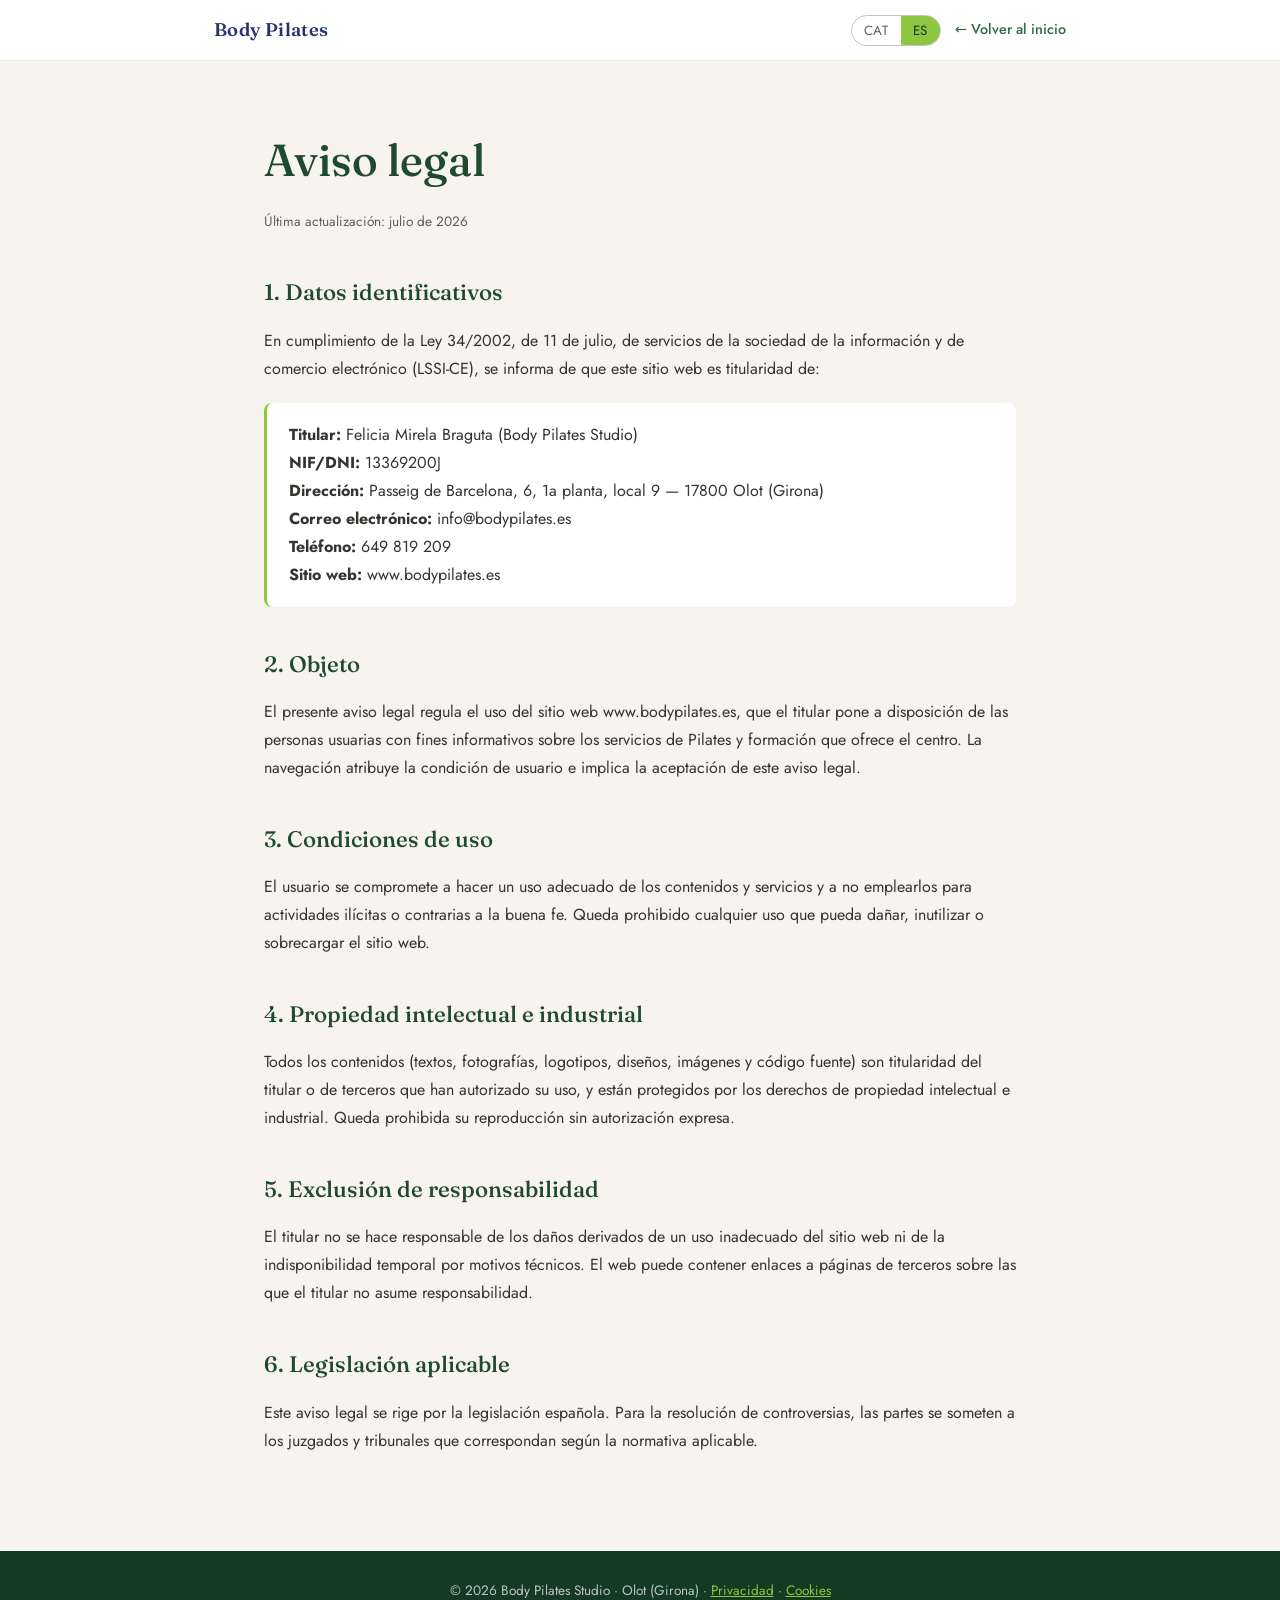
<file: avis-legal.html>
<!DOCTYPE html>
<html lang="ca">
<head>
<meta charset="UTF-8" />
<meta name="viewport" content="width=device-width, initial-scale=1.0" />
<title>Avís legal | Body Pilates Studio</title>
<meta name="robots" content="noindex" />
<link rel="preconnect" href="https://fonts.googleapis.com" />
<link rel="preconnect" href="https://fonts.gstatic.com" crossorigin />
<link href="https://fonts.googleapis.com/css2?family=Fraunces:opsz,wght@9..144,400;9..144,500;9..144,600&family=Jost:wght@300;400;500&display=swap" rel="stylesheet" />
<style>
  :root{--green-900:#153a24;--green-700:#1f4a2e;--green-600:#2e6b40;--lime:#8ec63f;--navy:#25336e;--cream:#f6f4ec;--ink:#242420;--muted:#5d6157}
  *{box-sizing:border-box;margin:0;padding:0}
  body{font-family:'Jost',system-ui,sans-serif;background:var(--cream);color:var(--ink);line-height:1.75}
  a{color:var(--green-600)}
  .topbar{background:#fff;border-bottom:1px solid rgba(31,74,46,.1);position:sticky;top:0;z-index:10}
  .topbar .in{max-width:900px;margin:0 auto;padding:14px 24px;display:flex;align-items:center;justify-content:space-between;gap:14px;flex-wrap:wrap}
  .brand{font-family:'Fraunces',serif;font-weight:600;font-size:1.15rem;color:var(--navy);text-decoration:none;letter-spacing:.02em}
  .tr{display:flex;align-items:center;gap:14px}
  .lang{display:flex;border:1.5px solid rgba(31,74,46,.3);border-radius:999px;overflow:hidden;font-size:.76rem;font-weight:500}
  .lang button{background:transparent;border:none;color:var(--muted);padding:5px 12px;cursor:pointer;font-family:inherit;letter-spacing:.05em}
  .lang button.active{background:var(--lime);color:var(--green-900)}
  .back{font-size:.9rem;color:var(--green-600);text-decoration:none;font-weight:500}
  .back:hover{text-decoration:underline}
  main{max-width:800px;margin:0 auto;padding:60px 24px 80px}
  h1{font-family:'Fraunces',serif;font-weight:500;font-size:clamp(2rem,4vw,2.8rem);color:var(--green-700);margin-bottom:10px}
  .updated{color:var(--muted);font-size:.85rem;margin-bottom:40px}
  h2{font-family:'Fraunces',serif;font-weight:500;font-size:1.4rem;color:var(--green-700);margin:38px 0 14px}
  p{margin-bottom:16px;color:#33352f}
  .box{background:#fff;border-left:3px solid var(--lime);border-radius:8px;padding:18px 22px;margin:20px 0}
  .note{font-size:.82rem;color:var(--muted);margin-top:40px;padding-top:20px;border-top:1px solid rgba(31,74,46,.12)}
  footer{background:var(--green-900);color:rgba(255,255,255,.7);text-align:center;padding:28px 24px;font-size:.85rem}
  footer a{color:var(--lime)}
</style>
</head>
<body>
<div class="topbar"><div class="in">
  <a href="index.html" class="brand">Body Pilates</a>
  <div class="tr">
    <div class="lang" id="lang"><button data-lang="ca" class="active">CAT</button><button data-lang="es">ES</button></div>
    <a href="index.html" class="back" data-i18n="back">← Tornar a l'inici</a>
  </div>
</div></div>
<main>
  <h1 data-i18n="title">Avís legal</h1>
  <p class="updated" data-i18n="updated">Darrera actualització: juliol de 2026</p>

  <h2 data-i18n="h1">1. Dades identificatives</h2>
  <p data-i18n="p1">En compliment de la Llei 34/2002, d'11 de juliol, de serveis de la societat de la informació i de comerç electrònic (LSSI-CE), s'informa que aquest lloc web és titularitat de:</p>
  <div class="box"><p style="margin:0" data-i18n="box">
    <strong>Titular:</strong> Felicia Mirela Braguta (Body Pilates Studio)<br>
    <strong>NIF/DNI:</strong> 13369200J<br>
    <strong>Adreça:</strong> Passeig de Barcelona, 6, 1a planta, local 9 — 17800 Olot (Girona)<br>
    <strong>Correu electrònic:</strong> info@bodypilates.es<br>
    <strong>Telèfon:</strong> 649 819 209<br>
    <strong>Lloc web:</strong> www.bodypilates.es
  </p></div>

  <h2 data-i18n="h2">2. Objecte</h2>
  <p data-i18n="p2">El present avís legal regula l'ús del lloc web www.bodypilates.es, que el titular posa a disposició de les persones usuàries amb finalitats informatives sobre els serveis de Pilates i formació que ofereix el centre. La navegació atribueix la condició d'usuari i implica l'acceptació d'aquest avís legal.</p>

  <h2 data-i18n="h3">3. Condicions d'ús</h2>
  <p data-i18n="p3">L'usuari es compromet a fer un ús adequat dels continguts i serveis i a no emprar-los per a activitats il·lícites o contràries a la bona fe. Queda prohibit qualsevol ús que pugui danyar, inutilitzar o sobrecarregar el lloc web.</p>

  <h2 data-i18n="h4">4. Propietat intel·lectual i industrial</h2>
  <p data-i18n="p4">Tots els continguts (textos, fotografies, logotips, dissenys, imatges i codi font) són titularitat del titular o de tercers que n'han autoritzat l'ús, i estan protegits pels drets de propietat intel·lectual i industrial. Queda prohibida la seva reproducció sense autorització expressa.</p>

  <h2 data-i18n="h5">5. Exclusió de responsabilitat</h2>
  <p data-i18n="p5">El titular no es fa responsable dels danys derivats d'un ús inadequat del lloc web ni de la indisponibilitat temporal per motius tècnics. El web pot contenir enllaços a pàgines de tercers sobre les quals el titular no assumeix responsabilitat.</p>

  <h2 data-i18n="h6">6. Legislació aplicable</h2>
  <p data-i18n="p6">Aquest avís legal es regeix per la legislació espanyola. Per a la resolució de controvèrsies, les parts se sotmeten als jutjats i tribunals que corresponguin segons la normativa aplicable.</p>
</main>
<footer><span data-i18n="foot">© 2026 Body Pilates Studio · Olot (Girona)</span> · <a href="politica-privacitat.html" data-i18n="fp">Privacitat</a> · <a href="politica-cookies.html" data-i18n="fc">Cookies</a></footer>
<script>
var I18N={es:{
  back:"← Volver al inicio",title:"Aviso legal",updated:"Última actualización: julio de 2026",
  h1:"1. Datos identificativos",
  p1:"En cumplimiento de la Ley 34/2002, de 11 de julio, de servicios de la sociedad de la información y de comercio electrónico (LSSI-CE), se informa de que este sitio web es titularidad de:",
  box:"<strong>Titular:</strong> Felicia Mirela Braguta (Body Pilates Studio)<br><strong>NIF/DNI:</strong> 13369200J<br><strong>Dirección:</strong> Passeig de Barcelona, 6, 1a planta, local 9 — 17800 Olot (Girona)<br><strong>Correo electrónico:</strong> info@bodypilates.es<br><strong>Teléfono:</strong> 649 819 209<br><strong>Sitio web:</strong> www.bodypilates.es",
  h2:"2. Objeto",
  p2:"El presente aviso legal regula el uso del sitio web www.bodypilates.es, que el titular pone a disposición de las personas usuarias con fines informativos sobre los servicios de Pilates y formación que ofrece el centro. La navegación atribuye la condición de usuario e implica la aceptación de este aviso legal.",
  h3:"3. Condiciones de uso",
  p3:"El usuario se compromete a hacer un uso adecuado de los contenidos y servicios y a no emplearlos para actividades ilícitas o contrarias a la buena fe. Queda prohibido cualquier uso que pueda dañar, inutilizar o sobrecargar el sitio web.",
  h4:"4. Propiedad intelectual e industrial",
  p4:"Todos los contenidos (textos, fotografías, logotipos, diseños, imágenes y código fuente) son titularidad del titular o de terceros que han autorizado su uso, y están protegidos por los derechos de propiedad intelectual e industrial. Queda prohibida su reproducción sin autorización expresa.",
  h5:"5. Exclusión de responsabilidad",
  p5:"El titular no se hace responsable de los daños derivados de un uso inadecuado del sitio web ni de la indisponibilidad temporal por motivos técnicos. El web puede contener enlaces a páginas de terceros sobre las que el titular no asume responsabilidad.",
  h6:"6. Legislación aplicable",
  p6:"Este aviso legal se rige por la legislación española. Para la resolución de controversias, las partes se someten a los juzgados y tribunales que correspondan según la normativa aplicable.",
  foot:"© 2026 Body Pilates Studio · Olot (Girona)",fp:"Privacidad",fc:"Cookies"
}};
var nodes=document.querySelectorAll('[data-i18n]'),def={};
nodes.forEach(function(n,i){n.dataset.k=i;def[i]=n.innerHTML;});
function setLang(l){document.documentElement.lang=l;nodes.forEach(function(n){var k=n.getAttribute('data-i18n');n.innerHTML=(l==='ca')?def[n.dataset.k]:((I18N[l]&&I18N[l][k])?I18N[l][k]:def[n.dataset.k]);});document.querySelectorAll('#lang button').forEach(function(b){b.classList.toggle('active',b.dataset.lang===l);});try{localStorage.setItem('bp_lang',l);}catch(e){}}
document.querySelectorAll('#lang button').forEach(function(b){b.addEventListener('click',function(){setLang(b.dataset.lang);});});
var s='ca';try{s=localStorage.getItem('bp_lang')||'ca';}catch(e){}setLang(s);
</script>
</body>
</html>
</file>
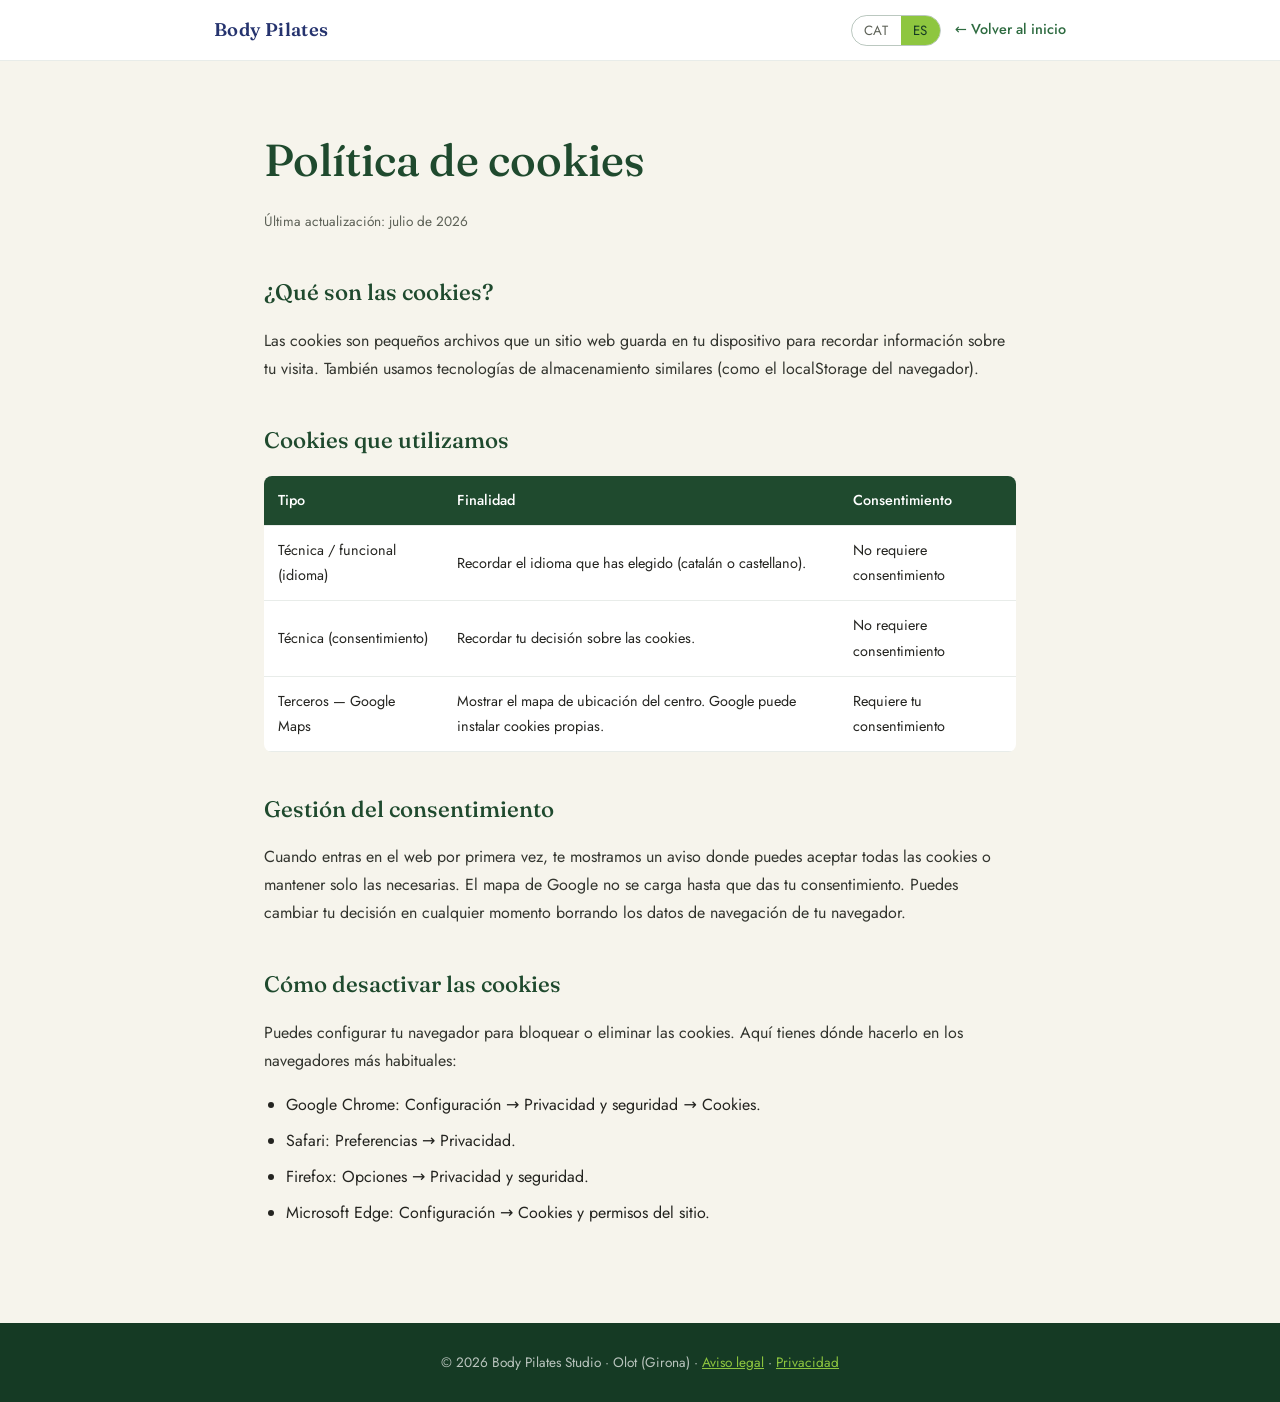
<file: politica-cookies.html>
<!DOCTYPE html>
<html lang="ca">
<head>
<meta charset="UTF-8" />
<meta name="viewport" content="width=device-width, initial-scale=1.0" />
<title>Política de cookies | Body Pilates Studio</title>
<meta name="robots" content="noindex" />
<link rel="preconnect" href="https://fonts.googleapis.com" />
<link rel="preconnect" href="https://fonts.gstatic.com" crossorigin />
<link href="https://fonts.googleapis.com/css2?family=Fraunces:opsz,wght@9..144,400;9..144,500;9..144,600&family=Jost:wght@300;400;500&display=swap" rel="stylesheet" />
<style>
  :root{--green-900:#153a24;--green-700:#1f4a2e;--green-600:#2e6b40;--lime:#8ec63f;--navy:#25336e;--cream:#f6f4ec;--ink:#242420;--muted:#5d6157}
  *{box-sizing:border-box;margin:0;padding:0}
  body{font-family:'Jost',system-ui,sans-serif;background:var(--cream);color:var(--ink);line-height:1.75}
  a{color:var(--green-600)}
  .topbar{background:#fff;border-bottom:1px solid rgba(31,74,46,.1);position:sticky;top:0;z-index:10}
  .topbar .in{max-width:900px;margin:0 auto;padding:14px 24px;display:flex;align-items:center;justify-content:space-between;gap:14px;flex-wrap:wrap}
  .brand{font-family:'Fraunces',serif;font-weight:600;font-size:1.15rem;color:var(--navy);text-decoration:none;letter-spacing:.02em}
  .tr{display:flex;align-items:center;gap:14px}
  .lang{display:flex;border:1.5px solid rgba(31,74,46,.3);border-radius:999px;overflow:hidden;font-size:.76rem;font-weight:500}
  .lang button{background:transparent;border:none;color:var(--muted);padding:5px 12px;cursor:pointer;font-family:inherit;letter-spacing:.05em}
  .lang button.active{background:var(--lime);color:var(--green-900)}
  .back{font-size:.9rem;color:var(--green-600);text-decoration:none;font-weight:500}
  .back:hover{text-decoration:underline}
  main{max-width:800px;margin:0 auto;padding:60px 24px 80px}
  h1{font-family:'Fraunces',serif;font-weight:500;font-size:clamp(2rem,4vw,2.8rem);color:var(--green-700);margin-bottom:10px}
  .updated{color:var(--muted);font-size:.85rem;margin-bottom:40px}
  h2{font-family:'Fraunces',serif;font-weight:500;font-size:1.4rem;color:var(--green-700);margin:38px 0 14px}
  p{margin-bottom:16px;color:#33352f}
  ul{margin:0 0 16px 22px}
  li{margin-bottom:8px}
  table{width:100%;border-collapse:collapse;margin:16px 0;font-size:.9rem;background:#fff;border-radius:8px;overflow:hidden}
  th,td{text-align:left;padding:12px 14px;border-bottom:1px solid rgba(31,74,46,.1)}
  th{background:var(--green-700);color:#fff;font-weight:500}
  footer{background:var(--green-900);color:rgba(255,255,255,.7);text-align:center;padding:28px 24px;font-size:.85rem}
  footer a{color:var(--lime)}
</style>
</head>
<body>
<div class="topbar"><div class="in">
  <a href="index.html" class="brand">Body Pilates</a>
  <div class="tr">
    <div class="lang" id="lang"><button data-lang="ca" class="active">CAT</button><button data-lang="es">ES</button></div>
    <a href="index.html" class="back" data-i18n="back">← Tornar a l'inici</a>
  </div>
</div></div>
<main>
  <h1 data-i18n="title">Política de cookies</h1>
  <p class="updated" data-i18n="updated">Darrera actualització: juliol de 2026</p>

  <h2 data-i18n="h1">Què són les cookies?</h2>
  <p data-i18n="p1">Les cookies són petits fitxers que un lloc web desa al teu dispositiu per recordar informació sobre la teva visita. També utilitzem tecnologies d'emmagatzematge similars (com el localStorage del navegador).</p>

  <h2 data-i18n="h2">Cookies que fem servir</h2>
  <table>
    <tr><th data-i18n="th1">Tipus</th><th data-i18n="th2">Finalitat</th><th data-i18n="th3">Consentiment</th></tr>
    <tr><td data-i18n="r1a">Tècnica / funcional (idioma)</td><td data-i18n="r1b">Recordar l'idioma que has triat (català o castellà).</td><td data-i18n="r1c">No requereix consentiment</td></tr>
    <tr><td data-i18n="r2a">Tècnica (consentiment)</td><td data-i18n="r2b">Recordar la teva decisió sobre les cookies.</td><td data-i18n="r2c">No requereix consentiment</td></tr>
    <tr><td data-i18n="r3a">Tercers — Google Maps</td><td data-i18n="r3b">Mostrar el mapa d'ubicació del centre. Google pot instal·lar cookies pròpies.</td><td data-i18n="r3c">Requereix el teu consentiment</td></tr>
  </table>

  <h2 data-i18n="h3">Gestió del consentiment</h2>
  <p data-i18n="p3">Quan entres al web per primera vegada, et mostrem un avís on pots acceptar totes les cookies o mantenir només les necessàries. El mapa de Google no es carrega fins que dones el teu consentiment. Pots canviar la teva decisió en qualsevol moment esborrant les dades de navegació del teu navegador.</p>

  <h2 data-i18n="h4">Com desactivar les cookies</h2>
  <p data-i18n="p4">Pots configurar el teu navegador per bloquejar o eliminar les cookies. Aquí tens on fer-ho als navegadors més habituals:</p>
  <ul>
    <li data-i18n="l1">Google Chrome: Configuració → Privadesa i seguretat → Cookies.</li>
    <li data-i18n="l2">Safari: Preferències → Privadesa.</li>
    <li data-i18n="l3">Firefox: Opcions → Privadesa i seguretat.</li>
    <li data-i18n="l4">Microsoft Edge: Configuració → Cookies i permisos del lloc.</li>
  </ul>
</main>
<footer><span data-i18n="foot">© 2026 Body Pilates Studio · Olot (Girona)</span> · <a href="avis-legal.html" data-i18n="fl">Avís legal</a> · <a href="politica-privacitat.html" data-i18n="fp">Privacitat</a></footer>
<script>
var I18N={es:{
  back:"← Volver al inicio",title:"Política de cookies",updated:"Última actualización: julio de 2026",
  h1:"¿Qué son las cookies?",
  p1:"Las cookies son pequeños archivos que un sitio web guarda en tu dispositivo para recordar información sobre tu visita. También usamos tecnologías de almacenamiento similares (como el localStorage del navegador).",
  h2:"Cookies que utilizamos",
  th1:"Tipo",th2:"Finalidad",th3:"Consentimiento",
  r1a:"Técnica / funcional (idioma)",r1b:"Recordar el idioma que has elegido (catalán o castellano).",r1c:"No requiere consentimiento",
  r2a:"Técnica (consentimiento)",r2b:"Recordar tu decisión sobre las cookies.",r2c:"No requiere consentimiento",
  r3a:"Terceros — Google Maps",r3b:"Mostrar el mapa de ubicación del centro. Google puede instalar cookies propias.",r3c:"Requiere tu consentimiento",
  h3:"Gestión del consentimiento",
  p3:"Cuando entras en el web por primera vez, te mostramos un aviso donde puedes aceptar todas las cookies o mantener solo las necesarias. El mapa de Google no se carga hasta que das tu consentimiento. Puedes cambiar tu decisión en cualquier momento borrando los datos de navegación de tu navegador.",
  h4:"Cómo desactivar las cookies",
  p4:"Puedes configurar tu navegador para bloquear o eliminar las cookies. Aquí tienes dónde hacerlo en los navegadores más habituales:",
  l1:"Google Chrome: Configuración → Privacidad y seguridad → Cookies.",
  l2:"Safari: Preferencias → Privacidad.",
  l3:"Firefox: Opciones → Privacidad y seguridad.",
  l4:"Microsoft Edge: Configuración → Cookies y permisos del sitio.",
  foot:"© 2026 Body Pilates Studio · Olot (Girona)",fl:"Aviso legal",fp:"Privacidad"
}};
var nodes=document.querySelectorAll('[data-i18n]'),def={};
nodes.forEach(function(n,i){n.dataset.k=i;def[i]=n.innerHTML;});
function setLang(l){document.documentElement.lang=l;nodes.forEach(function(n){var k=n.getAttribute('data-i18n');n.innerHTML=(l==='ca')?def[n.dataset.k]:((I18N[l]&&I18N[l][k])?I18N[l][k]:def[n.dataset.k]);});document.querySelectorAll('#lang button').forEach(function(b){b.classList.toggle('active',b.dataset.lang===l);});try{localStorage.setItem('bp_lang',l);}catch(e){}}
document.querySelectorAll('#lang button').forEach(function(b){b.addEventListener('click',function(){setLang(b.dataset.lang);});});
var s='ca';try{s=localStorage.getItem('bp_lang')||'ca';}catch(e){}setLang(s);
</script>
</body>
</html>
</file>
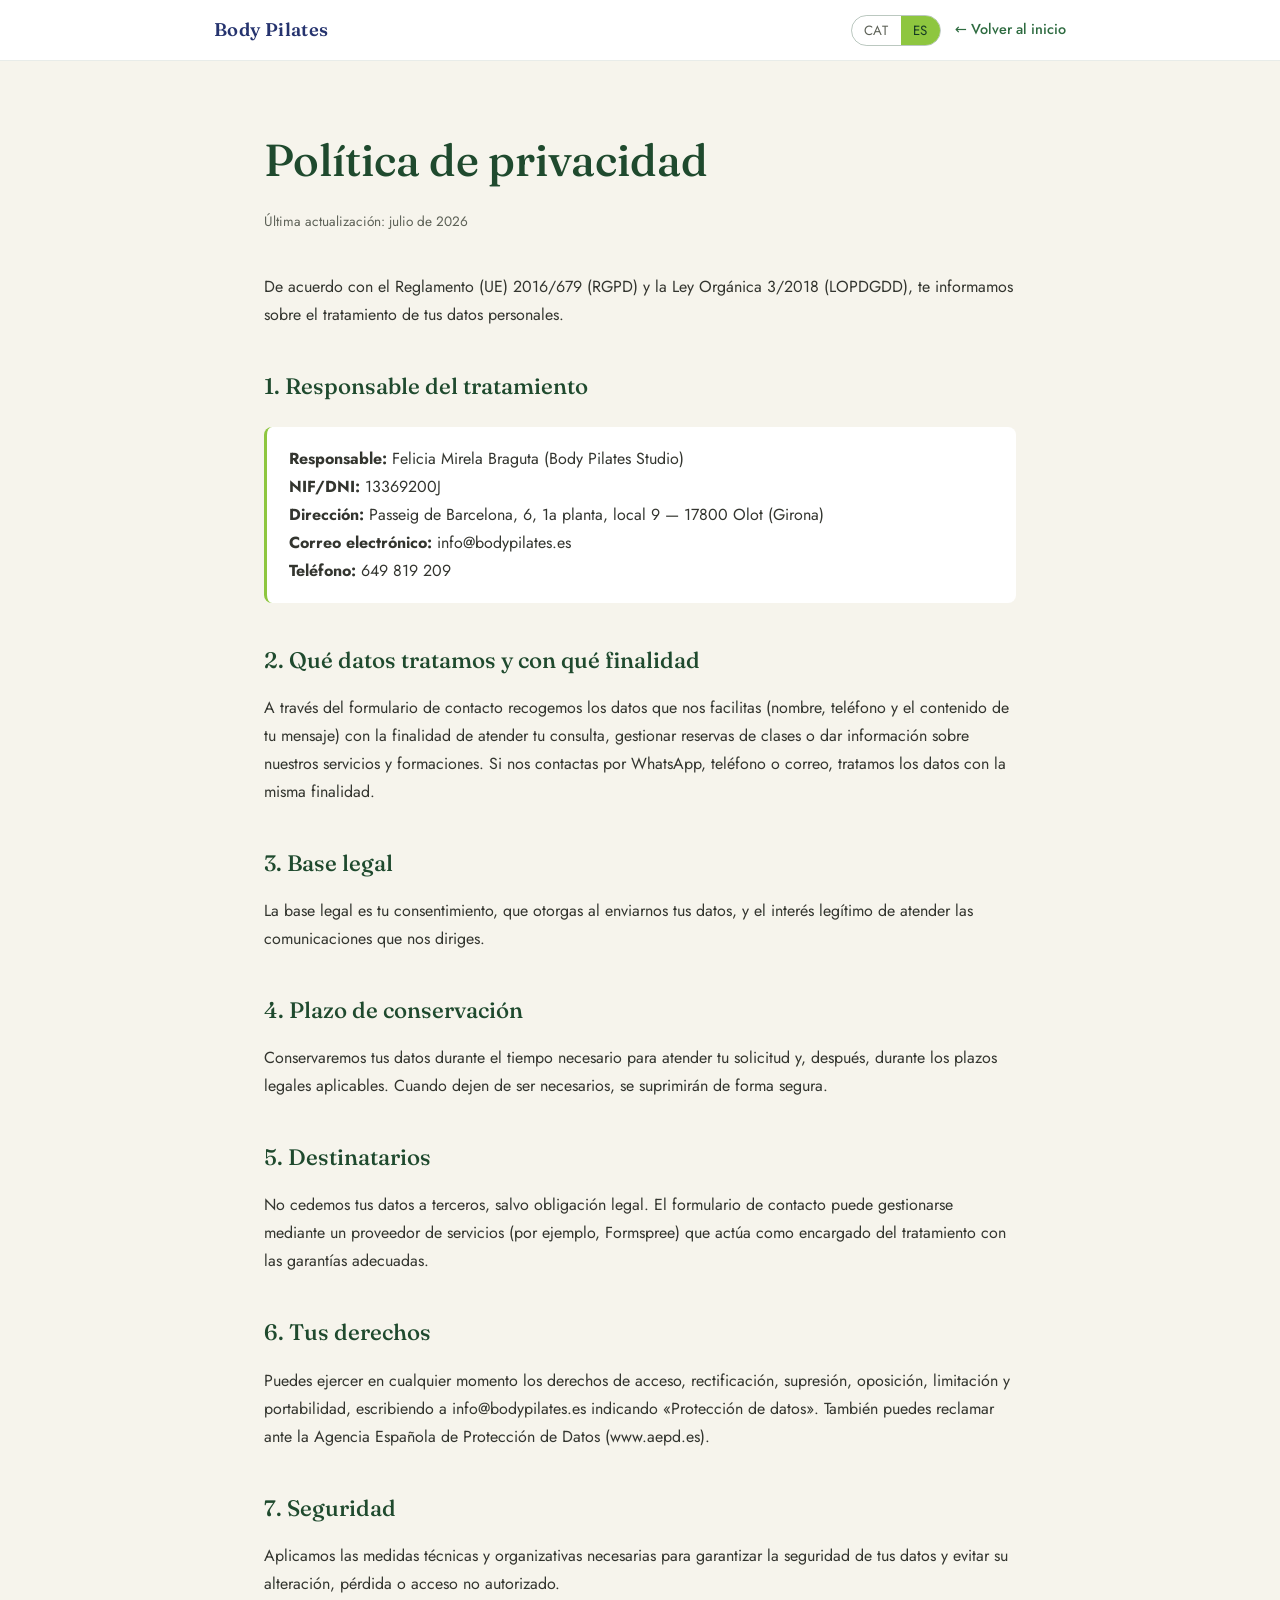
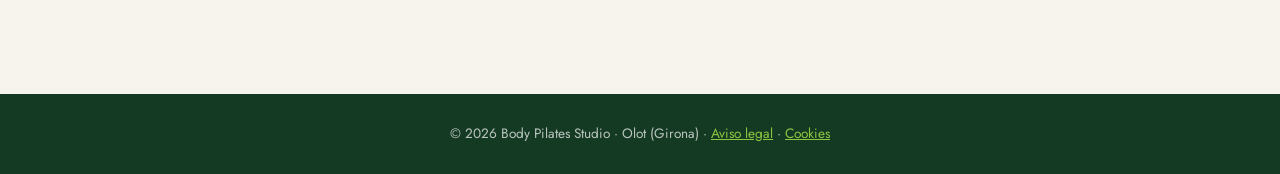
<file: politica-privacitat.html>
<!DOCTYPE html>
<html lang="ca">
<head>
<meta charset="UTF-8" />
<meta name="viewport" content="width=device-width, initial-scale=1.0" />
<title>Política de privacitat | Body Pilates Studio</title>
<meta name="robots" content="noindex" />
<link rel="preconnect" href="https://fonts.googleapis.com" />
<link rel="preconnect" href="https://fonts.gstatic.com" crossorigin />
<link href="https://fonts.googleapis.com/css2?family=Fraunces:opsz,wght@9..144,400;9..144,500;9..144,600&family=Jost:wght@300;400;500&display=swap" rel="stylesheet" />
<style>
  *{box-sizing:border-box;margin:0;padding:0}
  html,body{background:#f6f4ec}
  body{font-family:'Jost',system-ui,sans-serif;color:#242420;line-height:1.75}
  a{color:#2e6b40}
  .topbar{background:#fff;border-bottom:1px solid rgba(31,74,46,.1)}
  .topbar .in{max-width:900px;margin:0 auto;padding:14px 24px;display:flex;align-items:center;justify-content:space-between;gap:14px;flex-wrap:wrap}
  .brand{font-family:'Fraunces',serif;font-weight:600;font-size:1.15rem;color:#25336e;text-decoration:none;letter-spacing:.02em}
  .tr{display:flex;align-items:center;gap:14px}
  .lang{display:flex;border:1.5px solid rgba(31,74,46,.3);border-radius:999px;overflow:hidden;font-size:.76rem;font-weight:500}
  .lang button{background:transparent;border:none;color:#5d6157;padding:5px 12px;cursor:pointer;font-family:inherit;letter-spacing:.05em}
  .lang button.active{background:#8ec63f;color:#153a24}
  .back{font-size:.9rem;color:#2e6b40;text-decoration:none;font-weight:500}
  .back:hover{text-decoration:underline}
  main{max-width:800px;margin:0 auto;padding:60px 24px 80px}
  h1{font-family:'Fraunces',serif;font-weight:500;font-size:clamp(2rem,4vw,2.8rem);color:#1f4a2e;margin-bottom:10px}
  .updated{color:#5d6157;font-size:.85rem;margin-bottom:40px}
  h2{font-family:'Fraunces',serif;font-weight:500;font-size:1.4rem;color:#1f4a2e;margin:38px 0 14px}
  p{margin-bottom:16px;color:#33352f}
  .box{background:#fff;border-left:3px solid #8ec63f;border-radius:8px;padding:18px 22px;margin:20px 0}
  footer{background:#153a24;color:rgba(255,255,255,.7);text-align:center;padding:28px 24px;font-size:.85rem}
  footer a{color:#8ec63f}
</style>
</head>
<body>
<div class="topbar"><div class="in">
  <a href="index.html" class="brand">Body Pilates</a>
  <div class="tr">
    <div class="lang" id="lang"><button data-lang="ca" class="active">CAT</button><button data-lang="es">ES</button></div>
    <a href="index.html" class="back" data-i18n="back">&#8592; Tornar a l'inici</a>
  </div>
</div></div>
<main>
  <h1 data-i18n="title">Pol&iacute;tica de privacitat</h1>
  <p class="updated" data-i18n="updated">Darrera actualitzaci&oacute;: juliol de 2026</p>
  <p data-i18n="intro">D'acord amb el Reglament (UE) 2016/679 (RGPD) i la Llei org&agrave;nica 3/2018 (LOPDGDD), t'informem sobre el tractament de les teves dades personals.</p>

  <h2 data-i18n="h1">1. Responsable del tractament</h2>
  <div class="box"><p style="margin:0" data-i18n="box">
    <strong>Responsable:</strong> Felicia Mirela Braguta (Body Pilates Studio)<br>
    <strong>NIF/DNI:</strong> 13369200J<br>
    <strong>Adre&ccedil;a:</strong> Passeig de Barcelona, 6, 1a planta, local 9 &mdash; 17800 Olot (Girona)<br>
    <strong>Correu electr&ograve;nic:</strong> info@bodypilates.es<br>
    <strong>Tel&egrave;fon:</strong> 649 819 209
  </p></div>

  <h2 data-i18n="h2">2. Quines dades tractem i amb quina finalitat</h2>
  <p data-i18n="p2">A trav&eacute;s del formulari de contacte recollim les dades que ens facilites (nom, tel&egrave;fon i el contingut del teu missatge) amb la finalitat d'atendre la teva consulta, gestionar reserves de classes o donar informaci&oacute; sobre els nostres serveis i formacions. Si ens contactes per WhatsApp, tel&egrave;fon o correu, tractem les dades amb la mateixa finalitat.</p>

  <h2 data-i18n="h3">3. Base legal</h2>
  <p data-i18n="p3">La base legal &eacute;s el teu consentiment, que atorgues en enviar-nos les teves dades, i l'inter&egrave;s leg&iacute;tim d'atendre les comunicacions que ens adreces.</p>

  <h2 data-i18n="h4">4. Durada de la conservaci&oacute;</h2>
  <p data-i18n="p4">Conservarem les teves dades durant el temps necessari per atendre la teva sol&middot;licitud i, despr&eacute;s, durant els terminis legals aplicables. Un cop deixin de ser necess&agrave;ries, se suprimiran de manera segura.</p>

  <h2 data-i18n="h5">5. Destinataris</h2>
  <p data-i18n="p5">No cedim les teves dades a tercers, excepte obligaci&oacute; legal. El formulari de contacte pot gestionar-se mitjan&ccedil;ant un prove&iuml;dor de serveis (per exemple, Formspree) que actua com a encarregat del tractament amb les garanties adequades.</p>

  <h2 data-i18n="h6">6. Els teus drets</h2>
  <p data-i18n="p6">Pots exercir en qualsevol moment els drets d'acc&eacute;s, rectificaci&oacute;, supressi&oacute;, oposici&oacute;, limitaci&oacute; i portabilitat, escrivint a info@bodypilates.es indicant &laquo;Protecci&oacute; de dades&raquo;. Tamb&eacute; pots reclamar davant l'Ag&egrave;ncia Espanyola de Protecci&oacute; de Dades (www.aepd.es).</p>

  <h2 data-i18n="h7">7. Seguretat</h2>
  <p data-i18n="p7">Apliquem les mesures t&egrave;cniques i organitzatives necess&agrave;ries per garantir la seguretat de les teves dades i evitar-ne l'alteraci&oacute;, p&egrave;rdua o acc&eacute;s no autoritzat.</p>
</main>
<footer><span data-i18n="foot">&copy; 2026 Body Pilates Studio &middot; Olot (Girona)</span> &middot; <a href="avis-legal.html" data-i18n="fl">Av&iacute;s legal</a> &middot; <a href="politica-cookies.html" data-i18n="fc">Cookies</a></footer>
<script>
var I18N={es:{
  back:"&#8592; Volver al inicio",title:"Pol&iacute;tica de privacidad",updated:"&Uacute;ltima actualizaci&oacute;n: julio de 2026",
  intro:"De acuerdo con el Reglamento (UE) 2016/679 (RGPD) y la Ley Org&aacute;nica 3/2018 (LOPDGDD), te informamos sobre el tratamiento de tus datos personales.",
  h1:"1. Responsable del tratamiento",
  box:"<strong>Responsable:</strong> Felicia Mirela Braguta (Body Pilates Studio)<br><strong>NIF/DNI:</strong> 13369200J<br><strong>Direcci&oacute;n:</strong> Passeig de Barcelona, 6, 1a planta, local 9 &mdash; 17800 Olot (Girona)<br><strong>Correo electr&oacute;nico:</strong> info@bodypilates.es<br><strong>Tel&eacute;fono:</strong> 649 819 209",
  h2:"2. Qu&eacute; datos tratamos y con qu&eacute; finalidad",
  p2:"A trav&eacute;s del formulario de contacto recogemos los datos que nos facilitas (nombre, tel&eacute;fono y el contenido de tu mensaje) con la finalidad de atender tu consulta, gestionar reservas de clases o dar informaci&oacute;n sobre nuestros servicios y formaciones. Si nos contactas por WhatsApp, tel&eacute;fono o correo, tratamos los datos con la misma finalidad.",
  h3:"3. Base legal",
  p3:"La base legal es tu consentimiento, que otorgas al enviarnos tus datos, y el inter&eacute;s leg&iacute;timo de atender las comunicaciones que nos diriges.",
  h4:"4. Plazo de conservaci&oacute;n",
  p4:"Conservaremos tus datos durante el tiempo necesario para atender tu solicitud y, despu&eacute;s, durante los plazos legales aplicables. Cuando dejen de ser necesarios, se suprimir&aacute;n de forma segura.",
  h5:"5. Destinatarios",
  p5:"No cedemos tus datos a terceros, salvo obligaci&oacute;n legal. El formulario de contacto puede gestionarse mediante un proveedor de servicios (por ejemplo, Formspree) que act&uacute;a como encargado del tratamiento con las garant&iacute;as adecuadas.",
  h6:"6. Tus derechos",
  p6:"Puedes ejercer en cualquier momento los derechos de acceso, rectificaci&oacute;n, supresi&oacute;n, oposici&oacute;n, limitaci&oacute;n y portabilidad, escribiendo a info@bodypilates.es indicando &laquo;Protecci&oacute;n de datos&raquo;. Tambi&eacute;n puedes reclamar ante la Agencia Espa&ntilde;ola de Protecci&oacute;n de Datos (www.aepd.es).",
  h7:"7. Seguridad",
  p7:"Aplicamos las medidas t&eacute;cnicas y organizativas necesarias para garantizar la seguridad de tus datos y evitar su alteraci&oacute;n, p&eacute;rdida o acceso no autorizado.",
  foot:"&copy; 2026 Body Pilates Studio &middot; Olot (Girona)",fl:"Aviso legal",fc:"Cookies"
}};
var nodes=document.querySelectorAll('[data-i18n]'),def={};
nodes.forEach(function(n,i){n.dataset.k=i;def[i]=n.innerHTML;});
function setLang(l){document.documentElement.lang=l;nodes.forEach(function(n){var k=n.getAttribute('data-i18n');n.innerHTML=(l==='ca')?def[n.dataset.k]:((I18N[l]&&I18N[l][k])?I18N[l][k]:def[n.dataset.k]);});document.querySelectorAll('#lang button').forEach(function(b){b.classList.toggle('active',b.dataset.lang===l);});try{localStorage.setItem('bp_lang',l);}catch(e){}}
document.querySelectorAll('#lang button').forEach(function(b){b.addEventListener('click',function(){setLang(b.dataset.lang);});});
var sv='ca';try{sv=localStorage.getItem('bp_lang')||'ca';}catch(e){}setLang(sv);
</script>
</body>
</html>
</file>
<file: formaciones/course.css>
:root{
    --green-900:#153a24;--green-800:#1f4a2e;--green-700:#1f4a2e;--green-600:#2e6b40;
    --green-500:#4c8b4a;--green-400:#79b25a;--lime:#8ec63f;--navy:#25336e;
    --cream:#f6f4ec;--cream-2:#efece0;--ink:#242420;--muted:#5d6157;--white:#fff;
    --radius:18px;--shadow:0 18px 45px -20px rgba(21,58,36,.35);--shadow-sm:0 8px 24px -14px rgba(21,58,36,.30);--maxw:1180px;
  }
  *{box-sizing:border-box;margin:0;padding:0}
  body{font-family:'Jost',system-ui,sans-serif;color:var(--ink);background:var(--cream);line-height:1.7;-webkit-font-smoothing:antialiased;overflow-x:clip}
  h1,h2,h3,h4,.serif{font-family:'Fraunces',Georgia,serif;font-weight:500;line-height:1.12;letter-spacing:-.01em}
  a{color:inherit;text-decoration:none}
  img{max-width:100%;display:block}
  p{text-wrap:pretty}
  .wrap{width:100%;max-width:var(--maxw);margin:0 auto;padding:0 24px}
  .eyebrow{font-size:.78rem;letter-spacing:.28em;text-transform:uppercase;color:var(--green-500);font-weight:600;margin-bottom:16px;display:inline-block}
  .btn{display:inline-flex;align-items:center;justify-content:center;gap:9px;padding:14px 26px;border-radius:999px;font-weight:500;font-size:.95rem;transition:.25s ease;cursor:pointer;border:1.5px solid transparent;letter-spacing:.02em}
  .btn-primary{background:var(--green-600);color:#fff}
  .btn-primary:hover{background:var(--green-700);transform:translateY(-2px);box-shadow:var(--shadow-sm)}
  .btn-ghost{background:transparent;color:#fff;border-color:rgba(255,255,255,.6)}
  .btn-ghost:hover{background:rgba(255,255,255,.14);border-color:#fff}
  .btn-dark{background:var(--green-700);color:#fff}
  .btn-dark:hover{background:var(--green-900);transform:translateY(-2px)}
  .btn-outline{background:transparent;color:var(--green-700);border-color:rgba(31,74,46,.4)}
  .btn-outline:hover{background:rgba(31,74,46,.06)}

  header.nav{position:fixed;top:0;left:0;right:0;z-index:100;transition:transform .35s ease,background .35s ease,padding .35s ease,box-shadow .35s ease;padding:16px 0;background:#f6f4ec;box-shadow:0 6px 24px -20px rgba(0,0,0,.45)}
  header.nav.scrolled{padding:11px 0;box-shadow:0 6px 24px -16px rgba(0,0,0,.5)}
  header.nav.nav-hidden{transform:translateY(-100%)}
  .nav-inner{display:flex;align-items:center;justify-content:space-between;gap:20px}
  .brand{display:flex;align-items:center;gap:12px;font-family:'Fraunces',serif;font-weight:600;font-size:1.25rem;letter-spacing:.02em;color:var(--navy)}
  .brand .logo{height:44px;width:auto;flex:none}
  .brand span{white-space:nowrap}
  .brand small{display:block;font-family:'Jost';font-weight:400;font-size:.6rem;letter-spacing:.34em;text-transform:uppercase;opacity:1;margin-top:2px;color:var(--green-700);text-align:center}
  nav.links{display:flex;align-items:center;gap:26px}
  nav.links a{font-size:.9rem;color:var(--ink);font-weight:400;position:relative;letter-spacing:.02em}
  nav.links a::after{content:"";position:absolute;left:0;bottom:-6px;width:0;height:2px;background:var(--lime);transition:.25s}
  nav.links a:hover::after{width:100%}
  .nav-right{display:flex;align-items:center;gap:14px}
  .lang{display:flex;border:1px solid rgba(31,74,46,.25);border-radius:999px;overflow:hidden;font-size:.68rem;font-weight:500}
  .lang button{background:transparent;border:none;color:var(--muted);padding:4px 9px;cursor:pointer;font-family:inherit;letter-spacing:.03em;transition:.2s}
  .lang button.active{background:var(--lime);color:var(--green-900)}
  .nav-cta{display:inline-flex;padding:9px 18px;font-size:.85rem}
  .alumni-d{font-size:.82rem;font-weight:500;color:var(--green-700);white-space:nowrap;transition:.2s}
  .alumni-d:hover{color:var(--green-600)}
  .alumni-m{display:none}
  .burger{display:none;flex-direction:column;gap:5px;background:none;border:none;cursor:pointer;padding:8px}
  .burger span{width:26px;height:2px;background:var(--green-700);transition:.3s}

  .hero{position:relative;min-height:100vh;display:flex;align-items:center;background:linear-gradient(180deg,rgba(21,58,36,.6),rgba(21,58,36,.4) 40%,rgba(21,58,36,.82)),url('/img/hero.jpg') center/cover no-repeat;color:#fff;text-align:center;padding:120px 0 80px}
  .hero .inner{max-width:820px;margin:0 auto}
  .hero .eyebrow{color:#d6ecc4}
  .hero h1{font-size:clamp(2.6rem,6vw,4.6rem);font-weight:500;margin-bottom:22px;text-shadow:0 2px 30px rgba(0,0,0,.35)}
  .hero p.lead{font-size:clamp(1.05rem,2vw,1.3rem);max-width:620px;margin:0 auto 34px;color:rgba(255,255,255,.92);font-weight:300}
  .hero .cta-row{display:flex;gap:14px;justify-content:center;flex-wrap:wrap}
  .scroll-cue{position:absolute;bottom:26px;left:50%;transform:translateX(-50%);color:rgba(255,255,255,.75);font-size:.72rem;letter-spacing:.25em;text-transform:uppercase;display:flex;flex-direction:column;align-items:center;gap:8px}
  .scroll-cue::after{content:"";width:1px;height:34px;background:linear-gradient(rgba(255,255,255,.7),transparent);animation:cue 1.8s infinite}
  @keyframes cue{0%{opacity:0;transform:scaleY(.3)}50%{opacity:1}100%{opacity:0;transform:scaleY(1)}}

  section{padding:100px 0}
  section[id]{scroll-margin-top:0}
  .section-head{max-width:720px;margin:0 auto 60px;text-align:center}
  .section-head h2{font-size:clamp(2rem,4vw,3rem);margin-bottom:18px;color:var(--green-800)}
  .section-head p{color:var(--muted);font-size:1.05rem}

  .intro{background:var(--white)}
  .intro .grid{display:grid;grid-template-columns:1.05fr 1fr;gap:70px;align-items:center}
  .intro figure{position:relative}
  .intro figure img{border-radius:var(--radius);box-shadow:var(--shadow);aspect-ratio:4/5;object-fit:cover;width:100%}
  .intro .badge{position:absolute;bottom:22px;left:22px;right:22px;background:rgba(21,58,36,.82);backdrop-filter:blur(6px);color:#fff;border-radius:14px;padding:16px 20px;display:flex;align-items:center;gap:14px;box-shadow:var(--shadow)}
  .intro .badge .bic{width:38px;height:38px;flex:none;border-radius:10px;background:linear-gradient(135deg,var(--green-500),var(--lime));display:flex;align-items:center;justify-content:center}
  .intro .badge .bic svg{width:20px;height:20px;stroke:#fff;fill:none;stroke-width:2}
  .intro .badge strong{display:block;font-family:'Jost';font-weight:600;font-size:.95rem}
  .intro .badge span{font-size:.8rem;opacity:.8}
  .intro h2{font-size:clamp(1.9rem,3.5vw,2.7rem);color:var(--green-700);margin-bottom:20px}
  .intro p{color:var(--muted);margin-bottom:16px}

  .benefits{background:var(--cream)}
  .ben-grid{display:grid;grid-template-columns:repeat(4,1fr);gap:22px}
  .ben-card{background:#fff;border-radius:var(--radius);padding:30px 26px;box-shadow:var(--shadow-sm);transition:.3s;border:1px solid rgba(31,74,46,.06)}
  .ben-card:hover{transform:translateY(-6px);box-shadow:var(--shadow)}
  .ben-card .ic{width:48px;height:48px;border-radius:12px;background:linear-gradient(135deg,var(--green-500),var(--lime));display:flex;align-items:center;justify-content:center;margin-bottom:18px}
  .ben-card .ic svg{width:24px;height:24px;stroke:#fff;fill:none;stroke-width:1.7}
  .ben-card h3{font-size:1.15rem;margin-bottom:8px;color:var(--green-700)}
  .ben-card p{font-size:.92rem;color:var(--muted)}

  .services{background:var(--green-900);color:#fff}
  .services .section-head h2{color:#fff}
  .services .section-head p{color:rgba(255,255,255,.7)}
  .svc-grid{display:grid;grid-template-columns:repeat(2,1fr);gap:28px}
  .svc-card{background:rgba(255,255,255,.05);border:1px solid rgba(255,255,255,.12);border-radius:var(--radius);overflow:hidden;transition:.35s;display:flex;flex-direction:column}
  .svc-card:hover{transform:translateY(-6px);background:rgba(255,255,255,.09)}
  .svc-card .ph{height:260px;overflow:hidden}
  .svc-card .ph img{width:100%;height:100%;object-fit:cover;transition:.6s}
  .svc-card:hover .ph img{transform:scale(1.07)}
  .svc-card .body{padding:30px;display:flex;flex-direction:column;flex:1}
  .svc-card h3{font-size:1.5rem;margin-bottom:12px;color:#fff}
  .svc-card p{font-size:.93rem;color:rgba(255,255,255,.78);margin-bottom:22px;flex:1}
  .svc-card a{color:var(--lime);font-weight:500;font-size:.92rem;display:inline-flex;align-items:center;gap:8px}
  .svc-card a::after{content:"→";transition:.25s}
  .svc-card a:hover::after{transform:translateX(5px)}

  .about{background:var(--white)}
  .about .grid{display:grid;grid-template-columns:1fr 1.1fr;gap:70px;align-items:center}
  .about figure img{border-radius:var(--radius);box-shadow:var(--shadow);aspect-ratio:4/5;object-fit:cover;width:100%}
  .about h2{color:var(--green-700);font-size:clamp(1.9rem,3.5vw,2.7rem);margin-bottom:8px}
  .about .role{color:var(--green-500);font-weight:500;letter-spacing:.08em;text-transform:uppercase;font-size:.82rem;margin-bottom:22px;display:block}
  .about p{color:var(--muted);margin-bottom:16px}
  .about .cert{margin-top:14px;padding:16px 20px;background:var(--cream);border-left:3px solid var(--lime);border-radius:8px;font-size:.92rem;color:var(--green-700)}

  .quote{background:var(--cream-2);text-align:center;padding:90px 0}
  .quote blockquote{font-family:'Fraunces';font-style:italic;font-size:clamp(1.5rem,3.5vw,2.4rem);color:var(--green-700);max-width:820px;margin:0 auto 18px;line-height:1.35}
  .quote cite{font-style:normal;font-weight:500;letter-spacing:.15em;text-transform:uppercase;font-size:.8rem;color:var(--muted)}

  .training{background:var(--green-900);color:#fff}
  .training .section-head h2{color:#fff}
  .training .section-head p{color:rgba(255,255,255,.72)}
  .tr-top{display:grid;grid-template-columns:1fr 1fr;gap:56px;align-items:center;margin-bottom:64px}
  .tr-top figure img{border-radius:var(--radius);box-shadow:var(--shadow);aspect-ratio:16/11;object-fit:cover;object-position:right bottom;width:100%}
  .tr-top h3{font-size:clamp(1.7rem,3vw,2.3rem);margin-bottom:18px}
  .tr-top p{color:rgba(255,255,255,.82);margin-bottom:16px}
  .tr-feats{display:grid;grid-template-columns:repeat(3,1fr);gap:20px;margin-bottom:64px}
  .tr-feat{background:rgba(255,255,255,.05);border:1px solid rgba(255,255,255,.12);border-radius:var(--radius);padding:26px}
  .tr-feat .n{font-family:'Fraunces';font-size:2rem;color:var(--lime);display:block;margin-bottom:6px}
  .tr-feat strong{display:block;font-family:'Jost';font-weight:600;margin-bottom:6px}
  .tr-feat p{font-size:.9rem;color:rgba(255,255,255,.72)}
  .tr-cols{display:grid;grid-template-columns:1.15fr 1fr;gap:32px;align-items:start}
  .tr-panel{background:rgba(255,255,255,.05);border:1px solid rgba(255,255,255,.12);border-radius:var(--radius);padding:34px}
  .tr-panel h4{font-size:1.25rem;margin-bottom:18px;color:#fff}
  .tr-panel ul{list-style:none;display:flex;flex-direction:column;gap:12px}
  .tr-panel li{display:flex;gap:12px;font-size:.94rem;color:rgba(255,255,255,.84)}
  .tr-panel li::before{content:"";width:18px;height:18px;flex:none;margin-top:3px;border-radius:5px;background:linear-gradient(135deg,var(--green-500),var(--lime))}
  .tr-cta{background:var(--lime);color:var(--green-900);border-radius:var(--radius);padding:34px}
  .tr-cta .tag{font-size:.75rem;letter-spacing:.2em;text-transform:uppercase;font-weight:600;opacity:.8}
  .tr-cta h4{font-family:'Fraunces';font-size:1.7rem;margin:6px 0 18px;color:var(--green-900)}
  .tr-cta dl{display:grid;grid-template-columns:auto 1fr;gap:8px 14px;font-size:.92rem;margin-bottom:22px}
  .tr-cta dt{font-weight:600}
  .tr-cta dd{color:var(--green-800)}
  .tr-cta .btn{background:var(--green-900);color:#fff;width:100%;justify-content:center}
  .tr-cta .btn:hover{background:#0e2a19}

  .values{background:var(--white)}
  .val-grid{display:grid;grid-template-columns:repeat(2,1fr);gap:26px}
  .val-card{background:var(--cream);border-radius:var(--radius);padding:34px 32px;transition:.3s;border:1px solid rgba(31,74,46,.06)}
  .val-card:hover{box-shadow:var(--shadow-sm);transform:translateY(-4px)}
  .val-card .vic{width:46px;height:46px;border-radius:12px;background:linear-gradient(135deg,var(--green-500),var(--lime));display:flex;align-items:center;justify-content:center;margin-bottom:16px}
  .val-card .vic svg{width:23px;height:23px;stroke:#fff;fill:none;stroke-width:1.7}
  .val-card h3{color:var(--green-700);font-size:1.35rem;margin-bottom:12px}
  .val-card p{color:var(--muted);font-size:.95rem}

  .reviews{background:var(--cream)}
  .g-badge{display:inline-flex;align-items:center;gap:8px;background:#fff;border-radius:999px;padding:8px 16px;box-shadow:var(--shadow-sm);margin-top:8px;font-size:.9rem;font-weight:500}
  .g-badge .gstars{color:#f5b301;letter-spacing:2px}
  .rev-carousel{max-width:760px;margin:44px auto 0;position:relative}
  .rev-viewport{overflow:hidden;border-radius:var(--radius)}
  .rev-track{display:flex;transition:transform .6s cubic-bezier(.4,0,.2,1)}
  .rev-slide{min-width:100%;padding:6px}
  .rev-card{background:#fff;border-radius:var(--radius);padding:40px;box-shadow:var(--shadow-sm);text-align:center;cursor:pointer;transition:box-shadow .25s,transform .25s}
  .rev-card:hover{box-shadow:0 18px 40px -22px rgba(0,0,0,.4);transform:translateY(-3px)}
  .rev-card .stars{color:#f5b301;letter-spacing:3px;margin-bottom:16px;font-size:1.05rem}
  .rev-card p{font-style:italic;color:var(--ink);margin-bottom:22px;font-size:1.08rem;line-height:1.6}
  .rev-card .who{display:flex;align-items:center;justify-content:center;gap:12px}
  .rev-card .av{width:46px;height:46px;border-radius:50%;background:linear-gradient(135deg,var(--green-500),var(--lime));display:flex;align-items:center;justify-content:center;color:#fff;font-weight:600;font-family:'Fraunces';font-size:1.1rem}
  .rev-card .who strong{display:block;color:var(--ink);font-size:.98rem}
  .rev-card .who span{font-size:.8rem;color:var(--muted)}
  .rev-nav{display:flex;align-items:center;justify-content:center;gap:16px;margin-top:26px}
  .rev-dots{display:flex;gap:9px}
  .rev-dots button{width:9px;height:9px;border-radius:50%;border:none;background:rgba(31,74,46,.25);cursor:pointer;padding:0;transition:.25s}
  .rev-dots button.active{background:var(--green-600);width:26px;border-radius:5px}
  .gcue{display:inline-block;margin-top:18px;font-size:.82rem;font-weight:500;color:var(--green-600);letter-spacing:.02em}
  .rev-card:hover .gcue{text-decoration:underline}
  .rev-arrow{width:42px;height:42px;border-radius:50%;border:1.5px solid rgba(31,74,46,.2);background:#fff;cursor:pointer;display:flex;align-items:center;justify-content:center;transition:.2s;color:var(--green-700)}
  .rev-arrow:hover{background:var(--green-600);color:#fff;border-color:var(--green-600)}

  .contact{background:var(--green-900);color:#fff}
  .contact .grid{display:grid;grid-template-columns:1fr 1fr;gap:56px;align-items:stretch}
  .contact .section-head{text-align:left;margin:0 0 30px}
  .contact .section-head h2{color:#fff}
  .contact .section-head p{color:rgba(255,255,255,.72)}
  .info-item{display:flex;gap:16px;align-items:flex-start;margin-bottom:22px}
  .info-item .ic{width:44px;height:44px;flex:none;border-radius:12px;background:rgba(255,255,255,.08);display:flex;align-items:center;justify-content:center}
  .info-item .ic svg{width:20px;height:20px;stroke:var(--lime);fill:none;stroke-width:1.7}
  .info-item .t small{display:block;font-size:.72rem;letter-spacing:.16em;text-transform:uppercase;color:rgba(255,255,255,.55);margin-bottom:3px}
  .info-item .t a,.info-item .t span{color:#fff;font-size:1.02rem}
  .info-item .t a:hover{color:var(--lime)}
  .contact form{background:rgba(255,255,255,.05);border:1px solid rgba(255,255,255,.12);border-radius:var(--radius);padding:32px}
  .contact form label{display:block;font-size:.82rem;letter-spacing:.05em;margin-bottom:7px;color:rgba(255,255,255,.8)}
  .contact form input,.contact form textarea{width:100%;padding:13px 16px;border-radius:12px;border:1px solid rgba(255,255,255,.18);background:rgba(255,255,255,.06);color:#fff;font-family:inherit;font-size:.95rem;margin-bottom:18px;transition:.2s}
  .contact form input:focus,.contact form textarea:focus{outline:none;border-color:var(--lime);background:rgba(255,255,255,.1)}
  .contact form input::placeholder,.contact form textarea::placeholder{color:rgba(255,255,255,.4)}
  .contact form button{width:100%;justify-content:center}
  .map-wrap{position:relative;margin-top:28px;border-radius:var(--radius);overflow:hidden;box-shadow:var(--shadow);border:1px solid rgba(255,255,255,.12);min-height:230px}
  .map-wrap iframe{width:100%;height:230px;border:0;display:block;filter:grayscale(.2)}
  .map-hold{position:absolute;inset:0;display:flex;flex-direction:column;align-items:center;justify-content:center;gap:14px;text-align:center;padding:24px;background:rgba(21,58,36,.7);z-index:2}
  .map-wrap.loaded .map-hold{display:none}
  .map-hold p{font-size:.9rem;max-width:340px;color:rgba(255,255,255,.85)}

  footer.site{background:var(--green-900);color:rgba(255,255,255,.75);padding:50px 0 30px;border-top:1px solid rgba(255,255,255,.1)}
  .foot-grid{display:flex;justify-content:space-between;align-items:center;gap:24px;flex-wrap:wrap;padding-bottom:26px;border-bottom:1px solid rgba(255,255,255,.1)}
  .foot-brand{display:flex;align-items:center;gap:12px;color:#fff;font-family:'Fraunces';font-size:1.2rem;font-weight:600}
  .foot-brand .foot-logo{background:#fff;border-radius:10px;padding:5px 8px;display:inline-flex;align-items:center}
  .foot-brand .foot-logo img{height:34px;width:auto;display:block}
  .foot-social{display:flex;gap:12px}
  .foot-social a{width:40px;height:40px;border-radius:50%;border:1px solid rgba(255,255,255,.2);display:flex;align-items:center;justify-content:center;transition:.25s}
  .foot-social a:hover{background:var(--lime);border-color:var(--lime)}
  .foot-social svg{width:18px;height:18px;fill:#fff}
  .foot-bottom{display:flex;justify-content:space-between;gap:16px;flex-wrap:wrap;padding-top:22px;font-size:.82rem}
  .foot-bottom a:hover{color:var(--lime)}

  .cookie-bar{position:fixed;left:16px;right:16px;bottom:16px;z-index:200;background:#fff;color:var(--ink);border-radius:16px;box-shadow:0 20px 50px -18px rgba(0,0,0,.45);padding:18px 22px;display:none;gap:18px;align-items:center;justify-content:space-between;flex-wrap:wrap;border:1px solid rgba(31,74,46,.1)}
  .cookie-bar.show{display:flex}
  .cookie-bar p{font-size:.85rem;color:var(--muted);max-width:640px;line-height:1.55}
  .cookie-bar a{color:var(--green-600);text-decoration:underline}
  .cookie-btns{display:flex;gap:10px;flex-wrap:wrap}
  .cookie-btns .btn{padding:11px 20px;font-size:.88rem}

  .wa-float{position:fixed;bottom:22px;right:22px;z-index:90;width:58px;height:58px;border-radius:50%;background:#25d366;display:flex;align-items:center;justify-content:center;box-shadow:0 10px 30px -8px rgba(37,211,102,.6);transition:.25s}
  .wa-float:hover{transform:scale(1.08)}
  .wa-float svg{width:30px;height:30px;fill:#fff}

  .reveal{opacity:0;transform:translateY(28px);transition:.7s cubic-bezier(.2,.7,.2,1)}
  .reveal.in{opacity:1;transform:none}

  @media(max-width:960px){
    .ben-grid{grid-template-columns:repeat(2,1fr)}
    .svc-grid{grid-template-columns:1fr;max-width:460px;margin:0 auto}
    .intro .grid,.about .grid,.contact .grid,.tr-top,.tr-cols{grid-template-columns:1fr;gap:44px}
    .about figure,.intro figure{max-width:420px;margin:0 auto}
    .tr-feats{grid-template-columns:1fr}
    .val-grid{grid-template-columns:1fr}
  }
  @media(max-width:760px){
    nav.links{position:fixed;inset:0 0 0 auto;width:min(78vw,320px);background:var(--green-800);flex-direction:column;justify-content:center;align-items:flex-end;text-align:right;padding:40px;gap:24px;transform:translateX(105%);transition:.35s;box-shadow:-20px 0 60px -20px rgba(0,0,0,.5);overflow-y:auto}
    nav.links.open{transform:none}
    nav.links a{color:#fff !important;font-size:1.1rem}
    .burger{display:flex;z-index:110}
    .nav-cta{display:none}
    .alumni-d{display:none}
    .alumni-m{display:block;margin-top:6px;padding-top:18px;border-top:1px solid rgba(255,255,255,.18);font-size:.98rem}
    .burger.open span:nth-child(1){transform:translateY(7px) rotate(45deg)}
    .burger.open span:nth-child(2){opacity:0}
    .burger.open span:nth-child(3){transform:translateY(-7px) rotate(-45deg)}
    section{padding:70px 0}
    .hero{min-height:92vh}
    .rev-card{padding:30px 24px}
    .cookie-bar{flex-direction:column;align-items:stretch}
    .cookie-btns .btn{flex:1;justify-content:center}
  }
  @media(max-width:480px){
    .ben-grid{grid-template-columns:1fr}
    .wrap{padding:0 18px}
    .hero .cta-row{flex-direction:column;align-items:stretch}
  }

  .faq{background:var(--white)}
  .faq-list{max-width:760px;margin:44px auto 0;display:flex;flex-direction:column;gap:12px}
  .faq-item{background:var(--cream);border:1px solid rgba(31,74,46,.1);border-radius:14px;overflow:hidden;transition:.25s}
  .faq-item[open]{box-shadow:var(--shadow-sm)}
  .faq-item summary{list-style:none;cursor:pointer;padding:20px 24px;font-family:'Fraunces',serif;font-weight:500;font-size:1rem;color:var(--green-700);display:flex;justify-content:space-between;align-items:center;gap:16px}
  .faq-item summary::-webkit-details-marker{display:none}
  .faq-item summary::after{content:"+";font-size:1.5rem;line-height:1;color:var(--green-600);transition:.25s;flex:none}
  .faq-item[open] summary::after{transform:rotate(45deg)}
  .faq-a{padding:0 24px 22px;color:#33352f;line-height:1.7;font-size:.95rem}
  .conv{background:var(--cream-2)}
  .conv-card{max-width:820px;margin:0 auto;background:var(--white);border:1px solid rgba(31,74,46,.1);border-radius:var(--radius);padding:46px 40px;box-shadow:var(--shadow-sm);text-align:center}
  .conv-card h2{font-size:clamp(1.6rem,3vw,2.2rem);margin-top:8px}
  .conv-card p{max-width:560px;margin:14px auto 0;color:var(--muted)}
  .conv-list{list-style:none;padding:0;margin:26px auto 0;display:grid;grid-template-columns:repeat(auto-fit,minmax(230px,1fr));gap:14px 28px;text-align:left;max-width:640px}
  .conv-list li{position:relative;padding-left:30px;color:#33352f}
  .conv-list li::before{content:"\2713";position:absolute;left:0;top:0;color:var(--lime);font-weight:800}
  .conv-card .btn{margin-top:28px}
  /* Contingut centrat (escriptori i mobil) */
  .ben-card{text-align:center}
  .ben-card .ic{margin-left:auto;margin-right:auto}
  .svc-card .body{text-align:center;align-items:center}
  .val-card{text-align:center}
  .val-card .vic{margin-left:auto;margin-right:auto}
  .tr-feat{text-align:center}
  .tr-cta{text-align:center}
  .tr-cta dl{display:inline-grid;text-align:left}
  .tr-panel h4{text-align:center}
  .intro .grid>div{text-align:center}
  .intro .grid>div p{margin-left:auto;margin-right:auto;max-width:52ch}
  .about .grid>div{text-align:center}
  .about .grid>div p{margin-left:auto;margin-right:auto;max-width:52ch}
  .tr-top>div{text-align:center}
  .tr-top>div p{margin-left:auto;margin-right:auto;max-width:58ch}
  .intro .badge{text-align:left}
  .about .cert{text-align:left}

  /* Polit mobile: centrat del contingut */
  @media(max-width:760px){
    header.nav{padding:10px 0}
    header.nav.scrolled{padding:8px 0}
    .brand .logo{height:38px}
    .brand{font-size:1.02rem;max-width:56vw;overflow:hidden}
    .brand span{overflow:hidden;text-overflow:ellipsis}
    .lang button{padding:5px 10px}
    .nav-inner{gap:10px}
    .intro .badge{text-align:left}
    .ben-card{text-align:center}
    .ben-card .ic{margin-left:auto;margin-right:auto}
    .svc-card .body{text-align:center;align-items:center}
    .val-card{text-align:center}
    .val-card .vic{margin-left:auto;margin-right:auto}
    .about .cert{text-align:left}
    .tr-feat{text-align:center}
    .tr-cta{text-align:center}
    .tr-cta dl{display:inline-grid;text-align:left}
    .tr-panel h4{text-align:center}
    .contact .section-head{text-align:center}
    .foot-grid{justify-content:center;text-align:center}
    .foot-bottom{flex-direction:column;justify-content:center;text-align:center;gap:8px;font-size:.78rem}
  }

header.nav{position:sticky}.course-hero{padding:64px 0;background:var(--green-900);color:white}.course-grid{display:grid;grid-template-columns:1.1fr 1fr;gap:48px;align-items:center}.course-hero h1{font-size:clamp(2.5rem,5vw,4.3rem);margin:18px 0 24px}.course-hero p{color:#e0e8dc;font-size:1.12rem}.course-hero .eyebrow{color:#bbdf91}.course-photo{width:100%;height:490px;object-fit:cover;border-radius:180px 180px 18px 18px}.course-actions{display:flex;gap:12px;flex-wrap:wrap;margin-top:28px}.date-pill{display:inline-block;border:1px solid #86a27b;border-radius:99px;padding:8px 16px;color:white;font-size:.9rem;margin-top:24px}.course-section{padding:64px 0;scroll-margin-top:110px}.course-section h2{font-size:clamp(2rem,4vw,2.8rem);margin-bottom:22px;color:var(--green-900)}.course-section h3{font-size:1.45rem;margin-bottom:14px}.course-section p+p{margin-top:16px}.course-cards{display:grid;grid-template-columns:repeat(3,1fr);gap:20px;margin-top:28px}.course-card{padding:28px;border:1px solid #dadfd1;border-radius:18px;background:white}.course-card p{color:var(--muted)}.course-list{padding-left:22px}.course-list li{margin:12px 0}.course-tint{background:var(--cream-2)}.course-nav{display:flex;gap:24px;flex-wrap:wrap;padding:22px 0;border-bottom:1px solid #dadfd1;font-size:.9rem}.course-nav a{text-decoration:underline;text-underline-offset:5px}.course-faq details{border-bottom:1px solid #ced4c5;padding:20px 0}.course-faq summary{cursor:pointer;font-weight:500}.course-faq details p{padding-top:12px}.course-contact{background:var(--green-900);color:white;border-radius:24px;padding:42px}.course-contact h2{color:white}.course-contact a:not(.btn){text-decoration:underline}.course-footer{padding:32px 0;border-top:1px solid #dadfd1;font-size:.85rem}.course-footer .wrap{display:flex;justify-content:space-between;gap:20px;flex-wrap:wrap}.lang a{padding:5px 9px}.lang a[aria-current]{background:var(--lime);color:var(--green-900)}a:focus-visible,button:focus-visible,summary:focus-visible{outline:3px solid var(--lime);outline-offset:5px}.skip-link{position:absolute;top:-100px}.skip-link:focus{top:5px;background:white;z-index:200;padding:12px}.course-portrait{max-height:440px;width:100%;object-fit:cover;border-radius:18px}@media(max-width:760px){.course-grid,.course-cards{grid-template-columns:1fr}.course-grid{gap:30px}.course-photo{height:320px;border-radius:100px 100px 18px 18px}.course-hero{padding:38px 0}.course-section{padding:42px 0}.course-contact{padding:26px}.nav-right{gap:8px}.brand .logo{display:none}.course-hero h1{font-size:2.6rem}.course-actions .btn{width:100%}}

/* Course prospectus: hours, calendar and transparent pricing. */
.course-hero .hero-price{font-size:1.55rem;font-weight:500;margin-top:15px;color:#fff}.hero-price span{font-size:.9rem;font-weight:400;color:#dbe8d7}.course-facts{background:#e5ecd9;border-bottom:1px solid #d0ddc4;color:var(--green-900)}.course-facts .wrap{display:flex;justify-content:space-between;gap:18px;padding-top:18px;padding-bottom:18px;font-size:.92rem;font-weight:500}.hours-grid{display:grid;grid-template-columns:1fr 1fr;gap:22px;margin-top:30px}.hour-card{display:flex;align-items:flex-start;gap:24px}.hour-number{font-family:'Fraunces',Georgia,serif;font-size:3.7rem;line-height:1;color:var(--green-700);white-space:nowrap}.hour-number small{font-size:1.2rem}.calendar-heading{margin-top:42px}.calendar-cards{margin-top:18px}.calendar-month{font-size:.8rem;font-weight:600;letter-spacing:.17em;text-transform:uppercase;color:var(--green-600)}.calendar-cards .calendar-days{font-family:'Fraunces',Georgia,serif;font-size:1.75rem;line-height:1.35;color:var(--green-900);margin-top:10px}.calendar-exam{font-size:.85rem;margin-top:10px}.schedule-note{margin-top:20px;padding:18px 22px;border-left:3px solid var(--lime);background:#eef2e8}.price-grid{display:grid;grid-template-columns:1fr 1fr;gap:28px;margin-top:32px}.price-card{border-radius:22px;padding:36px;background:var(--green-900);color:white}.price-card .price-label{font-size:.8rem;letter-spacing:.15em;text-transform:uppercase;color:#c2dfaa}.price-card .price-amount{font-family:'Fraunces',Georgia,serif;font-size:4.3rem;line-height:1.2;color:white;margin:12px 0 0}.price-card .price-tax{margin:0 0 30px;color:#dbe8d7}.price-card h3{color:white}.price-card .course-list{font-size:1rem}.payment-card{padding:12px 10px}.payment-step{display:flex;gap:20px;padding:20px 0;border-bottom:1px solid #cbd3c2}.step-number{display:flex;align-items:center;justify-content:center;flex:none;width:36px;height:36px;background:#dbe7cb;border-radius:50%;font-size:.8rem;color:var(--green-900)}.payment-step h3{margin-bottom:8px}.payment-step .payment-amount{font-size:2.1rem;color:var(--green-900);line-height:1.2;margin:0 0 10px}.payment-note{font-size:.88rem;color:var(--muted);margin-top:14px}.why-list li{padding:6px 0}.course-section#profesora{background:var(--cream)}@media(max-width:760px){.course-facts .wrap{flex-direction:column;gap:6px;font-size:.88rem}.hours-grid,.price-grid{grid-template-columns:1fr}.hour-card{gap:18px;padding:24px}.hour-number{font-size:3rem}.price-card{padding:28px}.price-card .price-amount{font-size:3.7rem}.payment-card{padding:0}.course-hero .hero-price{font-size:1.5rem}.calendar-heading{margin-top:32px}}
@media(max-width:760px){.hour-card{display:block}.hour-card .hour-number{display:block;margin-bottom:16px}.hour-card h3{font-size:1.4rem}}

.career-section{padding-top:0;padding-bottom:24px}.career-panel{border:1px solid #ccd7c2;border-left:4px solid var(--green-500);border-radius:0 18px 18px 0;padding:34px 38px;background:#eef2e8}.career-panel h2{max-width:24ch}.career-panel>p{max-width:85ch}.career-panel .career-note{font-size:.9rem;color:var(--muted);margin-top:14px}@media(max-width:760px){.career-panel{padding:26px 22px}}

.program-photo{width:100%;height:auto;aspect-ratio:4/3;object-fit:contain;border-radius:18px}

nav.links a{white-space:nowrap} .nav-right{flex-shrink:0}
@media(min-width:1101px) and (max-width:1250px){nav.links{gap:18px}.nav-inner{gap:14px}}
@media(min-width:761px) and (max-width:1100px){
    nav.links{position:fixed;inset:0 0 0 auto;width:min(78vw,320px);background:var(--green-800);flex-direction:column;justify-content:center;align-items:flex-end;text-align:right;padding:40px;gap:24px;transform:translateX(105%);transition:.35s;box-shadow:-20px 0 60px -20px rgba(0,0,0,.5);overflow-y:auto}
    nav.links.open{transform:none}
    nav.links a{color:#fff !important;font-size:1.1rem}
    .burger{display:flex;z-index:110}
    .nav-cta{display:none}
    .alumni-d{display:none}
    .alumni-m{display:block;margin-top:6px;padding-top:18px;border-top:1px solid rgba(255,255,255,.18);font-size:.98rem}
    .burger.open span:nth-child(1){transform:translateY(7px) rotate(45deg)}
    .burger.open span:nth-child(2){opacity:0}
    .burger.open span:nth-child(3){transform:translateY(-7px) rotate(-45deg)}
}
</file>
